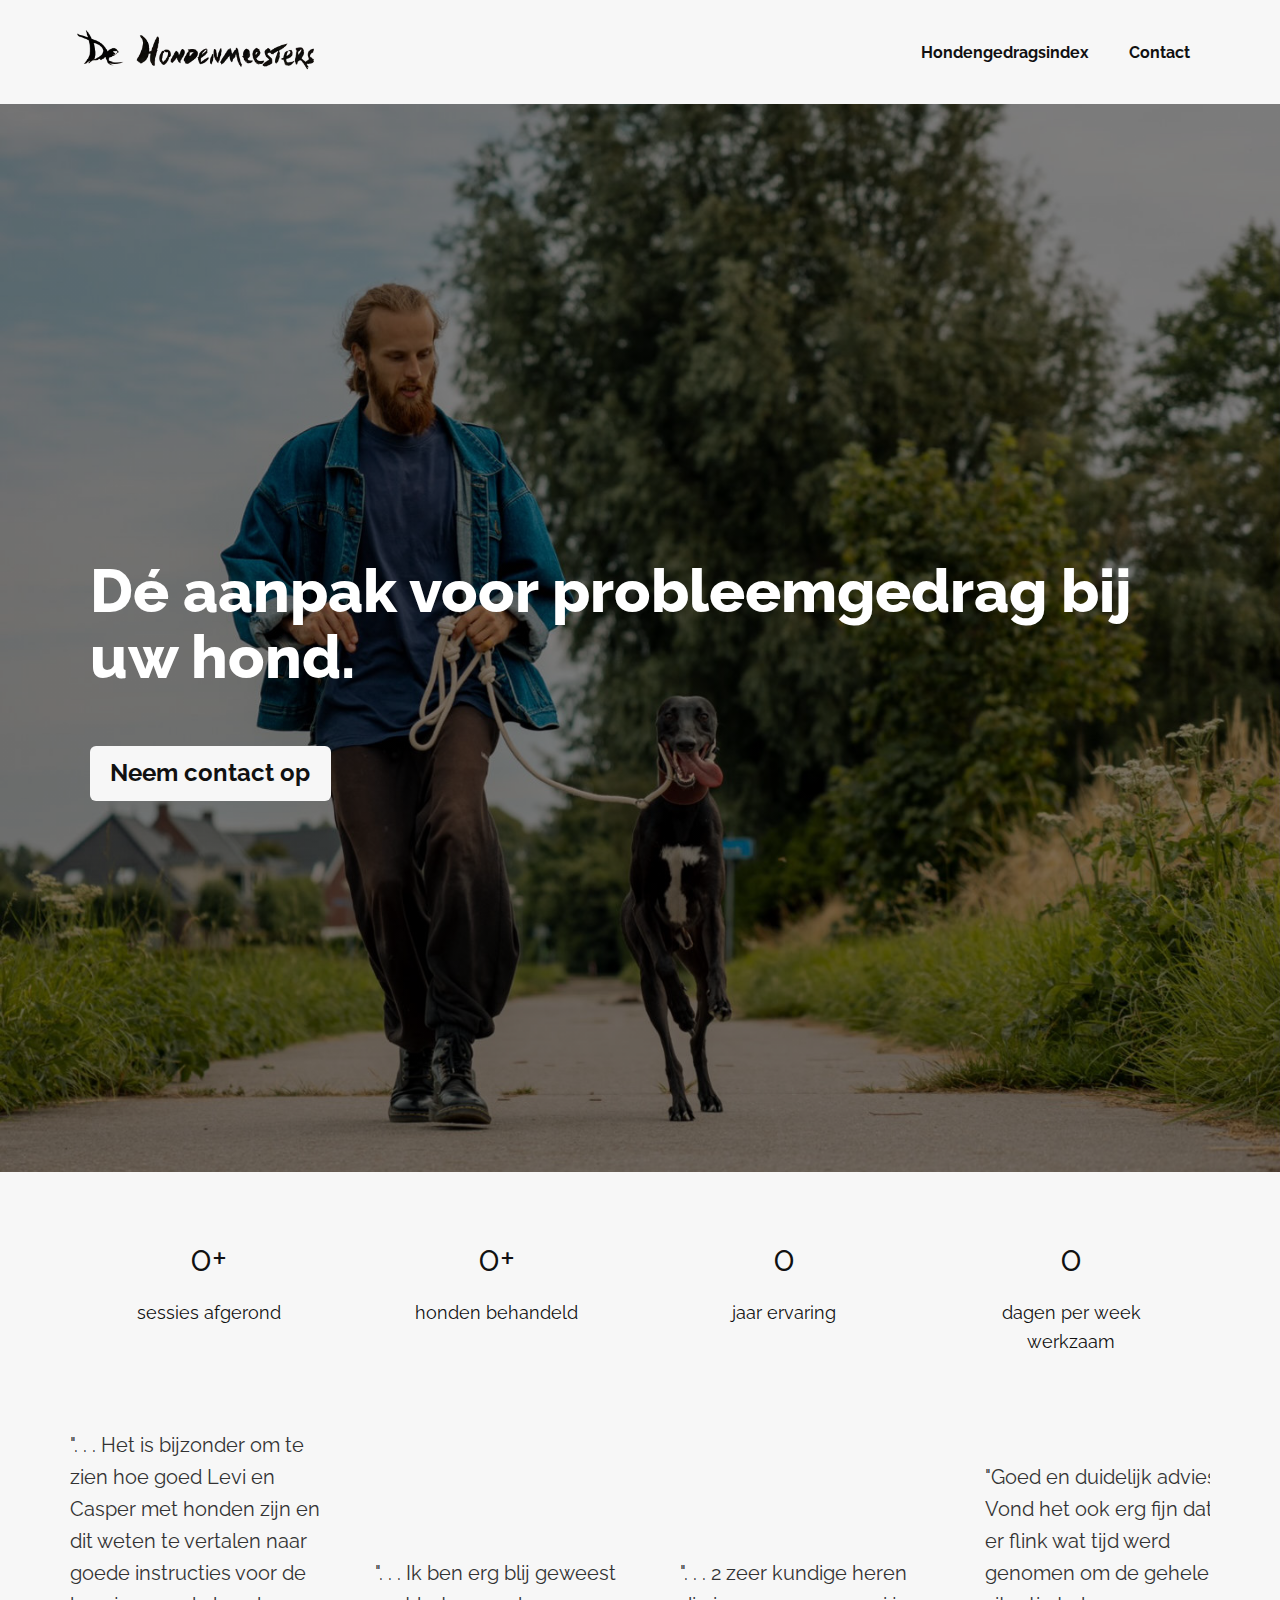
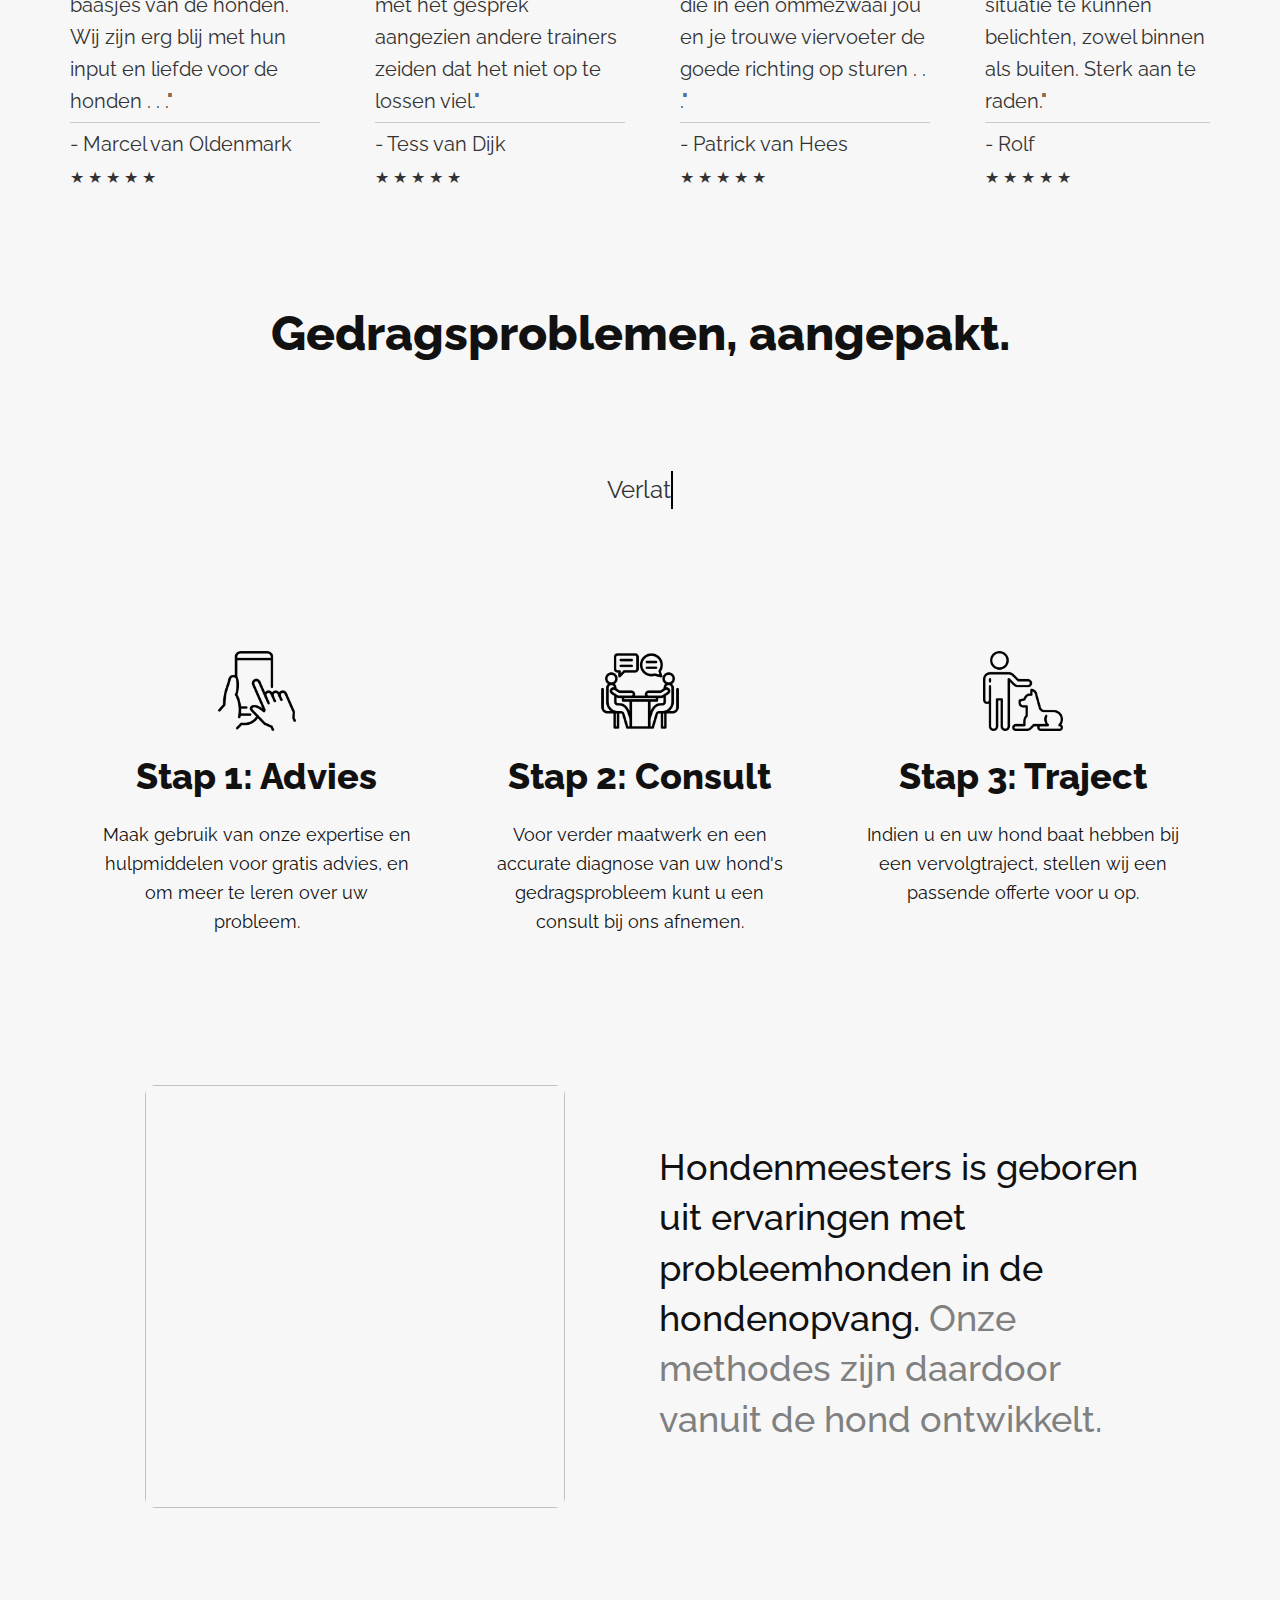
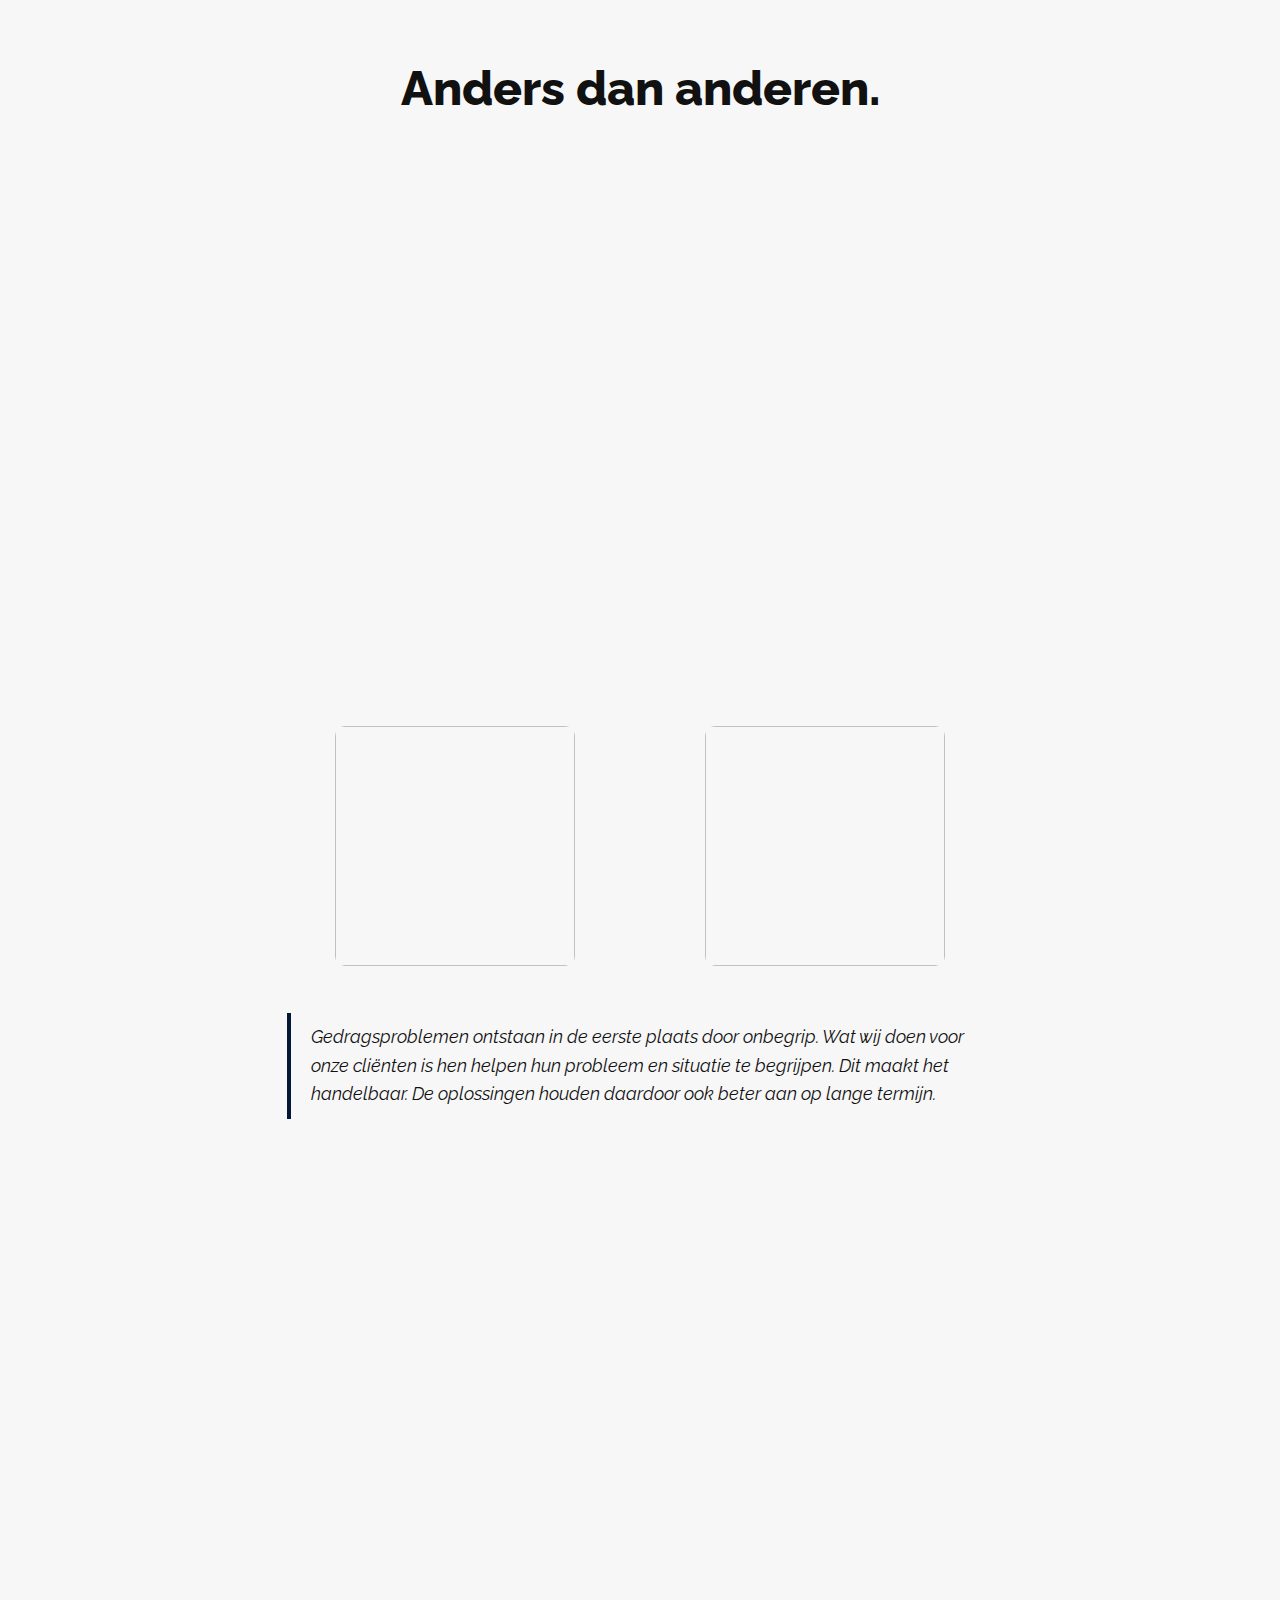
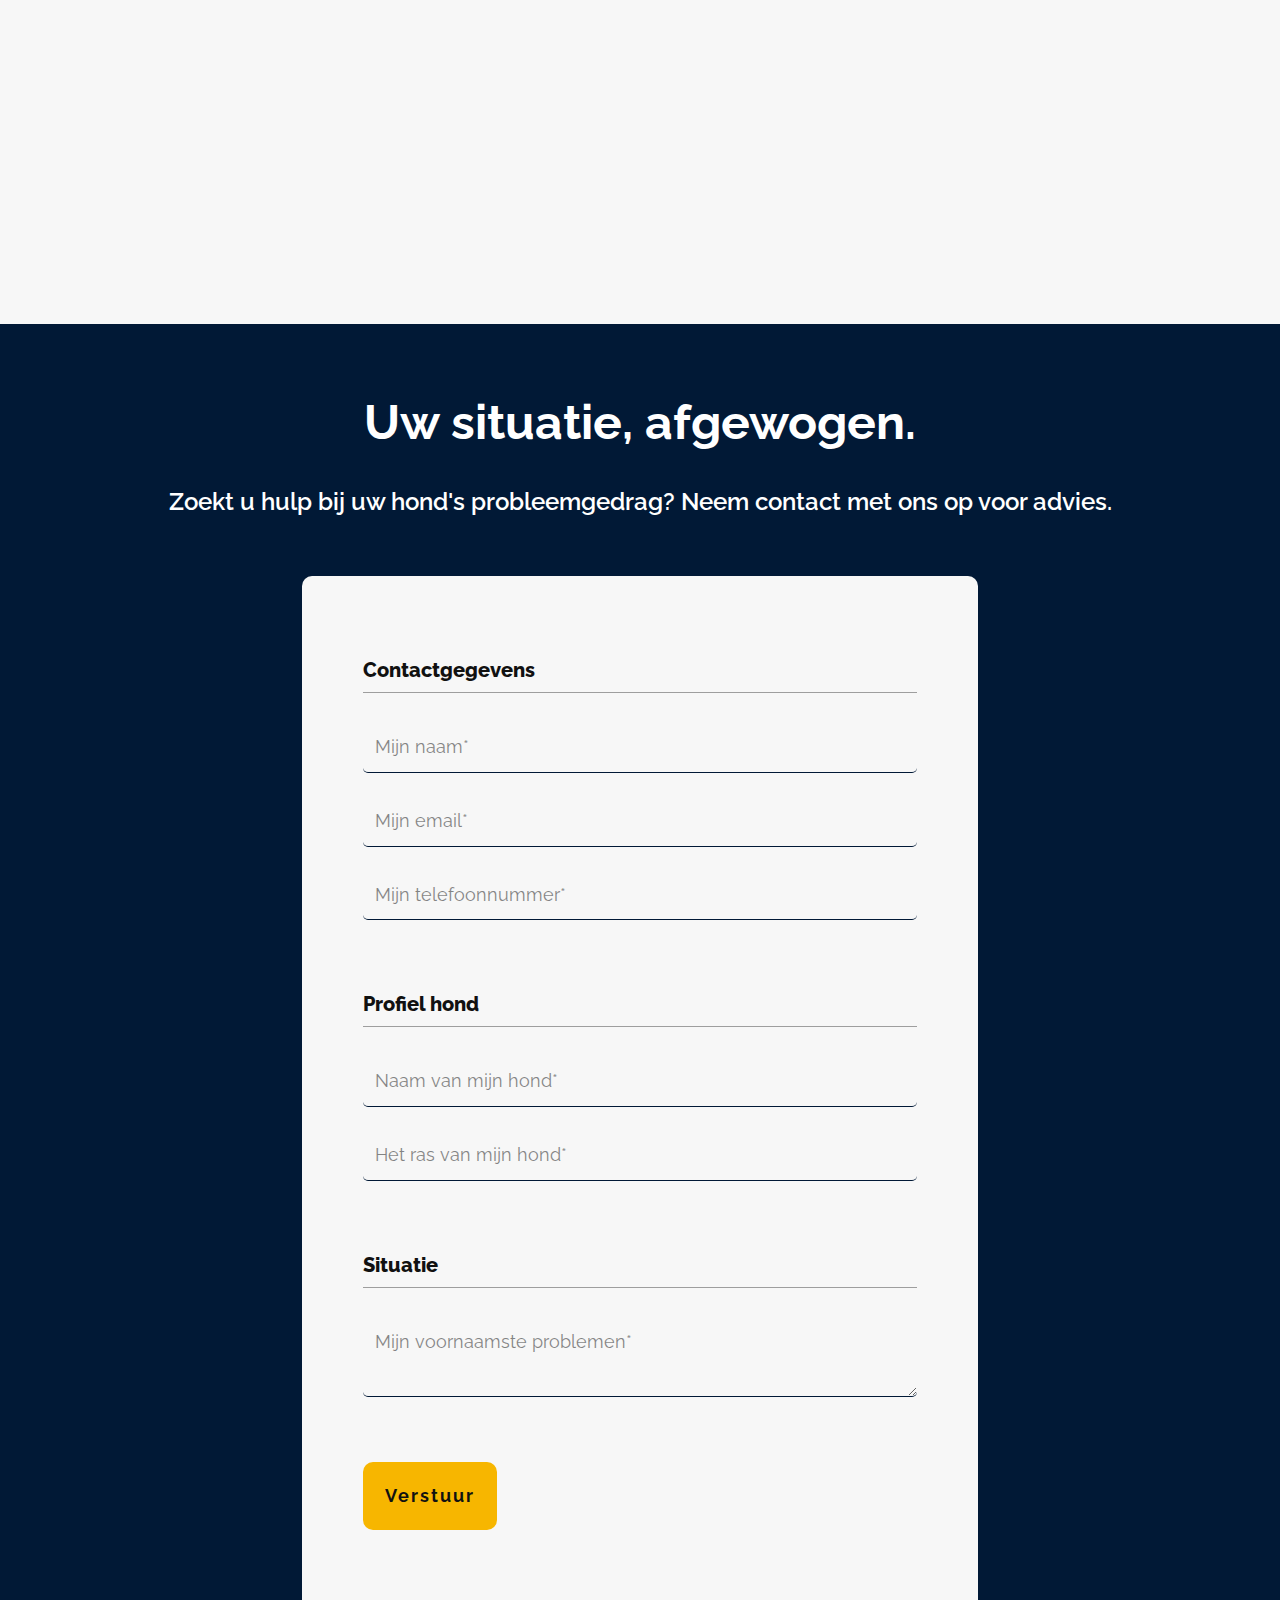
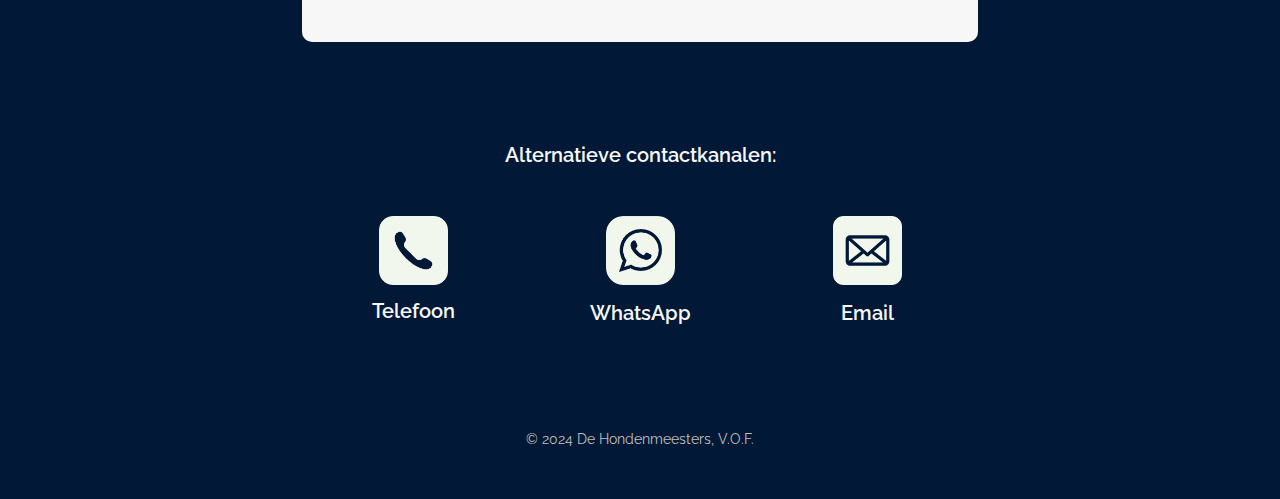
<file: index.html>
<!DOCTYPE html>
<html style="font-size: 16px;" lang="nl-NL"><head>
    <meta name="viewport" content="width=device-width, initial-scale=1.0">
    <meta charset="utf-8">
    <meta name="keywords" content="hondentrainer, gedragsdeskundige hond, hondengedragstherapeut, kynoloog, uitvalgedrag, blaffen, verlatingsangst, trekken aan de lijn, advies probleemgedrag, hond alleen thuis zijn, professionele hondentrainer, kynoloog, hondenschool, hondencentrum">
    <meta name="description" content="Gedragsdeskundigen gespecialiseerd in probleemgedrag. Ervaring met agressie, verlatingsangst, blaffen, springen, en meer. Geen uurtarief, uw situatie centraal, en gericht op vaardigheid. Aanbevolen door dierenartsen en gedragsdeskundigen. Operatief omgeving Noord-Holland, Utrecht, Zuid-Holland—actief in Hoorn, Alkmaar, Medemblik, Den Helder. Neem contact met ons op voor advies voor uw situatie. ">
    <title>Hondenmeesters | Dé aanpak voor probleemgedrag </title>
<!-- Google Tag Manager -->
    <script>(function(w,d,s,l,i){w[l]=w[l]||[];w[l].push({'gtm.start':
    new Date().getTime(),event:'gtm.js'});var f=d.getElementsByTagName(s)[0],
    j=d.createElement(s),dl=l!='dataLayer'?'&l='+l:'';j.async=true;j.src=
    'https://www.googletagmanager.com/gtm.js?id='+i+dl;f.parentNode.insertBefore(j,f);
    })(window,document,'script','dataLayer','GTM-PW8QS8K');</script>
    <!-- End Google Tag Manager -->
    <link rel="stylesheet" href="nicepage.css" media="screen">
<link rel="stylesheet" href="Hondenmeesters.css" media="screen">
    <script class="u-script" type="text/javascript" src="jquery.js" defer=""></script>
    <script class="u-script" type="text/javascript" src="nicepage.js" defer=""></script>
    <meta name="generator" content="Nicepage 6.2.1, nicepage.com">
    <meta name="referrer" content="origin">
    <meta property="og:title" content="Hondenmeesters | Dé aanpak voor probleemgedrag">
    <meta property="og:description" content="Gedragsdeskundigen gespecialiseerd in probleemgedrag. Ervaring met agressie, verlatingsangst, blaffen, springen, en meer. Geen uurtarief, uw situatie centraal, en gericht op vaardigheid. Aanbevolen door dierenartsen en gedragsdeskundigen. Operatief omgeving Noord-Holland, Utrecht, Zuid-Holland—actief in Hoorn, Alkmaar, Medemblik, Den Helder. Neem contact met ons op voor advies voor uw situatie. ">
    <meta property="og:image" content="images/hero1.jpg">
    <meta property="og:url" content="hondenmeesters.com">
    <script async="async" src="https://www.googletagmanager.com/gtag/js?id=G-TG863QR2G8"></script>
    <script> window.dataLayer = window.dataLayer || [];
  function gtag(){dataLayer.push(arguments);}
  gtag('js', new Date());
  gtag('config', 'G-TG863QR2G8'); </script>
    <script> (function(h,o,t,j,a,r){
        h.hj=h.hj||function(){(h.hj.q=h.hj.q||[]).push(arguments)};
        h._hjSettings={hjid:3802335,hjsv:6};
        a=o.getElementsByTagName('head')[0];
        r=o.createElement('script');r.async=1;
        r.src=t+h._hjSettings.hjid+j+h._hjSettings.hjsv;
        a.appendChild(r);
    })(window,document,'https://static.hotjar.com/c/hotjar-','.js?sv='); </script>
    
    <link rel="icon" href="images/favicon1.png">
    <link id="u-theme-google-font" rel="stylesheet" href="https://fonts.googleapis.com/css?family=Raleway:100,100i,200,200i,300,300i,400,400i,500,500i,600,600i,700,700i,800,800i,900,900i">
    
    
    
    
    
    
    
    
    
    
    
    
    
    
    
    
    
    <script type="application/ld+json">{
		"@context": "http://schema.org",
		"@type": "Organization",
		"name": "Hondenmeesters",
		"logo": "images/Hondenmeesters.png"
}</script>
    <meta name="theme-color" content="#404040">
    <meta property="og:type" content="website">
  <script>
    function gdprConfirmed() {
        return true;
    }
    function dynamicLoadScript(src) {
        var script = document.createElement('script');
        script.src = src && typeof src === 'string' ? src : 'https://www.google.com/recaptcha/api.js?render=6LdiTUkpAAAAAB69DzAXCWTbP8_-7HA06xJzA5Zq';
        script.async = true;
        document.body.appendChild(script);
        script.onload = function() {
            let event = new CustomEvent("recaptchaLoaded");
            document.dispatchEvent(event);
        };
    }
    document.addEventListener('DOMContentLoaded', function () {
        var confirmButton = document.querySelector('.u-cookies-consent .u-button-confirm');
        if (confirmButton) {
            confirmButton.onclick = dynamicLoadScript;
        }
    });
    </script>
    <script>
        document.addEventListener("DOMContentLoaded", function(){
            if (!gdprConfirmed()) {
                return;
            }
            dynamicLoadScript();
        });
    </script>
    <script>
        document.addEventListener("recaptchaLoaded", function() {
            if (!gdprConfirmed()) {
                return;
            }
            (function (grecaptcha, sitekey, actions) {
                var recaptcha = {
                    execute: function (action, submitFormCb) {
                        try {
                            grecaptcha.execute(
                                sitekey,
                                {action: action}
                            ).then(function (token) {
                                var forms = document.getElementsByTagName('form');

                                for (var i = 0; i < forms.length; i++) {
                                    var fields = forms[i].getElementsByTagName('input');

                                    for (var j = 0; j < fields.length; j++) {
                                        var field = fields[j];

                                        if ('recaptchaResponse' === field.getAttribute('name')) {
                                            field.setAttribute('value', token);
                                            break;
                                        }
                                    }
                                }
                                submitFormCb();
                            });
                        } catch (e) {
                            var formError = document.querySelector('.u-form-send-error');

                            if (formError) {
                                formError.innerText = 'Site Owner Error: ' + e.message.replace(/:[\s\S]*/, '');
                                formError.style.display = 'block';
                            }
                        }
                    },

                    executeContact: function (submitFormCb) {
                        recaptcha.execute(actions['contact'], submitFormCb);
                    }
                };

                window.recaptchaObject = recaptcha;
            })(
                grecaptcha,
                
                '6LdiTUkpAAAAAB69DzAXCWTbP8_-7HA06xJzA5Zq',
                {'contact': 'contact'}
            );
        });
    </script>
<meta data-intl-tel-input-cdn-path="intlTelInput/"></head>
  <body data-home-page="Hondenmeesters.html" data-home-page-title="Hondenmeesters" data-path-to-root="./" data-include-products="false" class="u-body u-palette-3-base u-xl-mode" data-lang="nl" data-lang-en="{&quot;head-title&quot;:&quot;Hondenmeesters | Dé aanpak voor gedragsproblemen&quot;,&quot;head-keywords&quot;:&quot;hondentrainer, gedragsdeskundige, hondengedragstherapeut, kynoloog, uitvalgedrag, blaffen, verlatingsangst, trekken aan de lijn&quot;,&quot;head-description&quot;:&quot;&quot;}" data-lang-nl="{&quot;head-title&quot;:&quot;Hondenmeesters | Dé aanpak voor gedragsproblemen&quot;,&quot;head-keywords&quot;:&quot;hondentrainer, gedragsdeskundige, hondengedragstherapeut, kynoloog, uitvalgedrag, blaffen, verlatingsangst, trekken aan de lijn&quot;,&quot;head-description&quot;:&quot;&quot;}"><!-- Google Tag Manager (noscript) -->
    <noscript><iframe src="https://www.googletagmanager.com/ns.html?id=GTM-PW8QS8K" height="0" width="0" style="display:none;visibility:hidden"></iframe></noscript>
<!-- End Google Tag Manager (noscript) --><header class="u-clearfix u-header u-palette-3-base u-sticky u-sticky-986b u-header" id="sec-a3c9"><div class="u-clearfix u-sheet u-valign-middle-xs u-sheet-1">
        <a href="Hondenmeesters.html" class="u-image u-logo u-image-1" data-image-width="822" data-image-height="210" title="Home">
          <img src="images/Hondenmeesters.png" class="u-logo-image u-logo-image-1">
        </a>
        <nav class="u-menu u-menu-one-level u-menu-open-right u-offcanvas u-menu-1" data-responsive-from="MD">
          <div class="menu-collapse" style="font-size: 1rem; letter-spacing: 0px; font-weight: 700;">
            <a class="u-button-style u-custom-left-right-menu-spacing u-custom-padding-bottom u-custom-text-active-color u-custom-text-color u-custom-text-hover-color u-custom-top-bottom-menu-spacing u-nav-link u-text-active-palette-1-base u-text-hover-palette-2-base" href="#" data-lang-en="{&quot;content&quot;:&quot;<svg class=\&quot;u-svg-link\&quot; viewBox=\&quot;0 0 24 24\&quot;><use xmlns:xlink=\&quot;http://www.w3.org/1999/xlink\&quot; xlink:href=\&quot;#menu-hamburger\&quot;></use></svg><svg class=\&quot;u-svg-content\&quot; version=\&quot;1.1\&quot; id=\&quot;menu-hamburger\&quot; viewBox=\&quot;0 0 16 16\&quot; x=\&quot;0px\&quot; y=\&quot;0px\&quot; xmlns:xlink=\&quot;http://www.w3.org/1999/xlink\&quot; xmlns=\&quot;http://www.w3.org/2000/svg\&quot;>    <g>        <rect y=\&quot;1\&quot; width=\&quot;16\&quot; height=\&quot;2\&quot;></rect>        <rect y=\&quot;7\&quot; width=\&quot;16\&quot; height=\&quot;2\&quot;></rect>        <rect y=\&quot;13\&quot; width=\&quot;16\&quot; height=\&quot;2\&quot;></rect>    </g></svg>&quot;,&quot;href&quot;:&quot;#&quot;}" data-lang-nl="{&quot;content&quot;:&quot;<svg class=\&quot;u-svg-link\&quot; viewBox=\&quot;0 0 24 24\&quot;><use xmlns:xlink=\&quot;http://www.w3.org/1999/xlink\&quot; xlink:href=\&quot;#menu-hamburger\&quot;></use></svg><svg class=\&quot;u-svg-content\&quot; version=\&quot;1.1\&quot; id=\&quot;menu-hamburger\&quot; viewBox=\&quot;0 0 16 16\&quot; x=\&quot;0px\&quot; y=\&quot;0px\&quot; xmlns:xlink=\&quot;http://www.w3.org/1999/xlink\&quot; xmlns=\&quot;http://www.w3.org/2000/svg\&quot;>    <g>        <rect y=\&quot;1\&quot; width=\&quot;16\&quot; height=\&quot;2\&quot;></rect>        <rect y=\&quot;7\&quot; width=\&quot;16\&quot; height=\&quot;2\&quot;></rect>        <rect y=\&quot;13\&quot; width=\&quot;16\&quot; height=\&quot;2\&quot;></rect>    </g></svg>&quot;,&quot;href&quot;:&quot;#&quot;}">
              <svg class="u-svg-link" viewBox="0 0 24 24"><use xmlns:xlink="http://www.w3.org/1999/xlink" xlink:href="#menu-hamburger"></use></svg>
              <svg class="u-svg-content" version="1.1" id="menu-hamburger" viewBox="0 0 16 16" x="0px" y="0px" xmlns:xlink="http://www.w3.org/1999/xlink" xmlns="http://www.w3.org/2000/svg"><g><rect y="1" width="16" height="2"></rect><rect y="7" width="16" height="2"></rect><rect y="13" width="16" height="2"></rect>
</g></svg>
            </a>
          </div>
          <div class="u-custom-menu u-nav-container">
            <ul class="u-nav u-unstyled u-nav-1"><li class="u-nav-item"><a class="u-button-style u-nav-link u-text-active-palette-4-base u-text-body-color u-text-hover-palette-1-base" href="https://www.hondengedragsindex.nl/" target="_blank" data-lang-en="{&quot;content&quot;:&quot;Hondengedragsindex&quot;,&quot;href&quot;:&quot;https://www.hondengedragsindex.nl&quot;}" data-lang-nl="{&quot;content&quot;:&quot;Advies&quot;,&quot;href&quot;:&quot;#&quot;}" style="padding: 10px 20px;">Hondengedragsindex</a>
</li><li class="u-nav-item"><a class="u-button-style u-nav-link u-text-active-palette-4-base u-text-body-color u-text-hover-palette-1-base" href="Hondenmeesters.html#sec-b9be" data-lang-en="{&quot;content&quot;:&quot;Contact&quot;,&quot;href&quot;:&quot;703823530#sec-b9be&quot;}" data-lang-nl="{&quot;content&quot;:&quot;Contact&quot;,&quot;href&quot;:&quot;Contact.html&quot;}" style="padding: 10px 20px;">Contact</a>
</li></ul>
          </div>
          <div class="u-custom-menu u-nav-container-collapse">
            <div class="u-container-style u-inner-container-layout u-palette-3-base u-sidenav">
              <div class="u-inner-container-layout u-sidenav-overflow">
                <div class="u-menu-close"></div>
                <ul class="u-align-center u-custom-font u-heading-font u-nav u-popupmenu-items u-unstyled u-nav-2"><li class="u-nav-item"><a class="u-button-style u-nav-link" href="https://www.hondengedragsindex.nl/" target="_blank" data-lang-en="{&quot;content&quot;:&quot;Hondengedragsindex&quot;,&quot;href&quot;:&quot;https://www.hondengedragsindex.nl&quot;}" data-lang-nl="{&quot;content&quot;:&quot;Advies&quot;,&quot;href&quot;:&quot;#&quot;}">Hondengedragsindex</a>
</li><li class="u-nav-item"><a class="u-button-style u-nav-link" href="Hondenmeesters.html#sec-b9be" data-lang-en="{&quot;content&quot;:&quot;Contact&quot;,&quot;href&quot;:&quot;703823530#sec-b9be&quot;}" data-lang-nl="{&quot;content&quot;:&quot;Contact&quot;,&quot;href&quot;:&quot;Contact.html&quot;}">Contact</a>
</li></ul>
              </div>
            </div>
            <div class="u-black u-menu-overlay u-opacity u-opacity-20"></div>
          </div>
        </nav>
      </div></header>
    <section class="u-align-left u-clearfix u-image u-shading lazyload u-section-1" src="" id="sec-794c" data-image-width="1448" data-image-height="1438" data-bg="url(&quot;images/hero1.jpg?rand=ee45&quot;)">
      <div class="custom-expanded u-container-style u-group u-shape-rectangle u-group-1">
        <div class="u-container-layout u-container-layout-1">
          <h1 class="u-text u-title u-text-1" data-lang-en="Dé aanpak voor probleemgedrag." data-lang-nl="Dé aanpak voor probleemgedrag." data-animation-out="0">Dé aanpak voor probleemgedrag bij uw hond.</h1>
        </div>
      </div>
      <div class="custom-expanded u-container-style u-group u-shape-rectangle u-group-2">
        <div class="u-container-layout u-container-layout-2">
          <a href="Hondenmeesters.html#sec-b9be" class="u-border-none u-btn u-btn-round u-button-style u-hover-grey-15 u-palette-3-base u-radius u-text-body-color u-text-hover-black u-btn-1" data-lang-nl="{&quot;content&quot;:&quot;Button&quot;,&quot;href&quot;:&quot;https://nicepage.cc&quot;}">Neem contact op</a>
        </div>
      </div>
      <div class="u-clearfix u-custom-html u-expanded-width u-custom-html-1">
        <div id="custom-popup-container">
          <style> #custom-popup-container {
            font-family: 'Raleway', sans-serif;
            position: absolute; /* Changed from fixed to absolute */
            right: -100%; /* Start off-screen to the right */
            bottom: 20px;
            width: 250px;
            background-color: #f7f7f7;
            border-radius: 6px 0px 0px 6px; /* top-left, top-right, bottom-right, bottom-left */
            padding: 10px;
            box-shadow: 0px 0px 10px rgba(0,0,0,0.1);
            transition: right 1.5s ease-out; /* Smooth transition for sliding in */
            z-index: 10; /* Ensure it appears above other content */
        }
        #custom-popup-container.show {
            right: 0px; /* Slide in to 0px from the right edge */
        }
        .custom-popup-text {
            color: #333;
            font-size: 14px;
        }
        @media screen and (min-width: 576px) and (max-width: 767px) {
            #custom-popup-container {
                /* Styles for landscape phones and small tablets */
                width: 300px; /* Example: moderate width for these devices */
                padding: 14px;
                margin-top: 64px;
            }
            #custom-popup-container.show {
                right: 0px; /* Slide in to 0px from the right edge */
            }
            .custom-popup-text {
                font-size: 16px; /* Example: slightly larger text */
                /* More styles as needed */
            }
        }
        /* Media query for desktop screens */
        @media screen and (min-width: 768px) {
            #custom-popup-container {
                /* Desktop specific styles here */
                width: 400px; /* Example: wider popup for desktop */
                padding: 16px;
            }
            #custom-popup-container.show {
                right: 0px; /* Slide in to 0px from the right edge */
            }
            .custom-popup-text {
                font-size: 18px; /* Example: larger text for desktop */
                /* More desktop-specific text styles as needed */
            }
        } </style>
          <div class="custom-popup-text">
            <em>Aanbevolen door dierenartsen</em>
          </div>
        </div>
        <script> // Function to show the popup
    function showPopup() {
        const popup = document.getElementById('custom-popup-container');
        popup.classList.add('show');
    }
    // Call the function after a delay (e.g., 2 seconds after page load)
    window.onload = function() {
        setTimeout(showPopup, 1000);
    }; </script>
      </div>
    </section>
    <section class="u-clearfix u-hidden-md u-hidden-sm u-hidden-xs u-palette-3-base u-section-2" id="sec-e99a">
      <div class="u-clearfix u-sheet u-valign-middle u-sheet-1">
        <div class="u-expanded-width u-list u-list-1">
          <div class="u-repeater u-repeater-1">
            <div class="u-align-center u-container-style u-list-item u-repeater-item">
              <div class="u-container-layout u-similar-container u-container-layout-1">
                <h1 class="u-text u-title u-text-1" data-animation-name="counter" data-animation-event="scroll" data-animation-duration="3000">100+</h1>
                <p class="u-text u-text-2">sessies afgerond</p>
              </div>
            </div>
            <div class="u-align-center u-container-style u-list-item u-repeater-item">
              <div class="u-container-layout u-similar-container u-container-layout-2">
                <h1 class="u-text u-title u-text-3" data-animation-name="counter" data-animation-event="scroll" data-animation-duration="3000">1000+</h1>
                <p class="u-text u-text-4">honden behandeld</p>
              </div>
            </div>
            <div class="u-align-center u-container-style u-list-item u-repeater-item">
              <div class="u-container-layout u-similar-container u-container-layout-3">
                <h1 class="u-text u-title u-text-5" data-animation-name="counter" data-animation-event="scroll" data-animation-duration="3000">8</h1>
                <p class="u-text u-text-6">jaar ervaring</p>
              </div>
            </div>
            <div class="u-align-center u-container-style u-list-item u-repeater-item">
              <div class="u-container-layout u-similar-container u-container-layout-4">
                <h1 class="u-text u-title u-text-7" data-animation-name="counter" data-animation-event="scroll" data-animation-duration="3000">7</h1>
                <p class="u-text u-text-8">dagen per week werkzaam</p>
              </div>
            </div>
          </div>
        </div>
      </div>
    </section>
    <section class="u-clearfix u-hidden-lg u-hidden-sm u-hidden-xl u-hidden-xs u-section-3" id="carousel_1622">
      <div class="u-clearfix u-sheet u-valign-middle u-sheet-1">
        <div class="u-expanded-width u-list u-list-1">
          <div class="u-repeater u-repeater-1">
            <div class="u-align-center u-container-style u-list-item u-repeater-item">
              <div class="u-container-layout u-similar-container u-container-layout-1">
                <h1 class="u-text u-title u-text-1" data-animation-name="counter" data-animation-event="scroll" data-animation-duration="3000">100+</h1>
                <p class="u-text u-text-2">sessies afgerond</p>
              </div>
            </div>
            <div class="u-align-center u-container-style u-list-item u-repeater-item">
              <div class="u-container-layout u-similar-container u-container-layout-2">
                <h1 class="u-text u-title u-text-3" data-animation-name="counter" data-animation-event="scroll" data-animation-duration="3000">1000+</h1>
                <p class="u-text u-text-4">honden behandeld</p>
              </div>
            </div>
            <div class="u-align-center u-container-style u-list-item u-repeater-item">
              <div class="u-container-layout u-similar-container u-container-layout-3">
                <h1 class="u-text u-title u-text-5" data-animation-name="counter" data-animation-event="scroll" data-animation-duration="3000">8</h1>
                <p class="u-text u-text-6">jaar ervaring</p>
              </div>
            </div>
          </div>
        </div>
      </div>
    </section>
    <section class="u-clearfix u-hidden-lg u-hidden-md u-hidden-xl u-hidden-xs u-section-4" id="carousel_0e25">
      <div class="u-clearfix u-sheet u-valign-middle u-sheet-1">
        <div class="u-expanded-width u-list u-list-1">
          <div class="u-repeater u-repeater-1">
            <div class="u-align-center u-container-style u-list-item u-repeater-item">
              <div class="u-container-layout u-similar-container u-container-layout-1">
                <h1 class="u-text u-title u-text-1" data-animation-name="counter" data-animation-event="scroll" data-animation-duration="3000">100+</h1>
                <p class="u-text u-text-2">sessies afgerond</p>
              </div>
            </div>
            <div class="u-align-center u-container-style u-list-item u-repeater-item">
              <div class="u-container-layout u-similar-container u-container-layout-2">
                <h1 class="u-text u-title u-text-3" data-animation-name="counter" data-animation-event="scroll" data-animation-duration="3000">1000+</h1>
                <p class="u-text u-text-4">honden behandeld</p>
              </div>
            </div>
            <div class="u-align-center u-container-style u-list-item u-repeater-item">
              <div class="u-container-layout u-similar-container u-container-layout-3">
                <h1 class="u-text u-title u-text-5" data-animation-name="counter" data-animation-event="scroll" data-animation-duration="3000">8</h1>
                <p class="u-text u-text-6">jaar ervaring</p>
              </div>
            </div>
          </div>
        </div>
      </div>
    </section>
    <section class="u-clearfix u-palette-3-base u-section-5" id="carousel_c4f3">
      <div class="u-clearfix u-sheet u-sheet-1">
        <div class="u-clearfix u-custom-html u-expanded-width u-custom-html-1">
          <div id="levi-review-animation-block">
            <style> /* Style the scrollbar track (background) */
        #levi-review-animation-block::-webkit-scrollbar-track {
            background-color: transparent; /* or any color you want */
            border-radius: 10px;
            margin-block: 10px; /* Creates space above and below the track */
        }
        /* Style the scrollbar thumb (the part that you drag) */
        #levi-review-animation-block::-webkit-scrollbar-thumb {
            background-color: #b3b3b3; /* or any color you want */
            border-radius: 10px;
            border: 4px solid transparent; /* Creates padding around the thumb */
            background-clip: content-box; /* Ensures the padding doesn't affect the color */
        }
        /* Define the width or height of the scrollbar */
        #levi-review-animation-block::-webkit-scrollbar {
            height: 12px; /* or any size you want */
        }
        #levi-review-animation-block {
            font-family: 'Raleway', sans-serif;
            font-size: 20px;
            color: #333;
            overflow-x: auto; /* Enables horizontal scrolling */
            white-space: nowrap; /* Ensures items are in a single line */
            width: 100%;
            box-sizing: border-box;
            margin-bottom: 20px;
        }
        .levi-review-ticker {
            padding-bottom: 20px; /* Adjust this value as needed */
            box-sizing: content-box; /* This ensures the padding does not affect the width of the ticker */
            display: inline-block; /* Align items in a single row */
        }
        .levi-review-item {
            padding-bottom: 20px; /* Adjust this value as needed */
            box-sizing: content-box; /* This ensures the padding does not affect the width of the ticker */
            display: inline-block; /* Use inline-block for horizontal alignment */
            max-width: 250px; /* Maximum width for each review */
            margin-right: 50px; /* Space between reviews */
            text-align: left;
            vertical-align: bottom; /* Align the content to the top */
            white-space: normal; /* Allow text wrapping inside each review */
            margin-top: 32px;
        }
        .levi-review-text, .review-rating {
            display: block; /* Makes the text appear above the name */
        }
        .levi-review-text {
            border-bottom: 1px solid #ccc; /* Horizontal line below the review text */
            margin-bottom: 5px; /* Space between the text and the line */
            padding-bottom: 5px; /* Space between the text and the line */
        }
        .levi-review-rating {
            font-size: 16px; /* Smaller font size for rating */
            margin-top: 5px; /* Space between the name and the rating */
        } </style>
            <div class="levi-review-ticker" id="levireviewTicker">
              <span class="levi-review-item">
                <span class="levi-review-text">". . . Het is bijzonder om te zien hoe goed Levi en Casper met honden zijn en dit weten te vertalen naar goede instructies voor de baasjes van de honden. Wij zijn erg blij met hun input en liefde voor de honden . . ."</span> - Marcel van Oldenmark <br>
                <span class="levi-review-rating">★ ★ ★ ★ ★</span>
              </span>
              <span class="levi-review-item">
                <span class="levi-review-text">". . . Ik ben erg blij geweest met het gesprek aangezien andere trainers zeiden dat het niet op te lossen viel."</span> - Tess van Dijk <br>
                <span class="levi-review-rating">★ ★ ★ ★ ★</span>
              </span>
              <span class="levi-review-item">
                <span class="levi-review-text">". . . 2 zeer kundige heren die in een ommezwaai jou en je trouwe viervoeter de goede richting op sturen . . ."</span> - Patrick van Hees <br>
                <span class="levi-review-rating">★ ★ ★ ★ ★</span>
              </span>
              <span class="levi-review-item">
                <span class="levi-review-text">"Goed en duidelijk advies. Vond het ook erg fijn dat er flink wat tijd werd genomen om de gehele situatie te kunnen belichten, zowel binnen als buiten. Sterk aan te raden."</span> - Rolf <br>
                <span class="levi-review-rating">★ ★ ★ ★ ★</span>
              </span>
              <span class="levi-review-item">
                <span class="levi-review-text">". . . ze stoppen pas als het (realistische) doel behaald is . . ."</span> - Eefje Fehres <br>
                <span class="levi-review-rating">★ ★ ★ ★ ★</span>
              </span>
              <span class="levi-review-item">
                <span class="levi-review-text">"De hondenmeesters hebben mijn hond en mij goed geholpen met duidelijk advies. <br> Wij zijn zeer tevreden!"
                </span> - Hans Donk <br>
                <span class="levi-review-rating">★ ★ ★ ★ ★</span>
              </span>
            </div>
          </div>
        </div>
      </div>
    </section>
    <section class="u-clearfix u-palette-3-base u-section-6" id="sec-055c">
      <div class="u-clearfix u-sheet u-sheet-1">
        <h2 class="u-align-center u-text u-text-1" data-lang-nl="Gedragsproblemen, aangepakt.">Gedragsproblemen, aangepakt.</h2>
        <div class="custom-expanded u-align-center u-clearfix u-custom-html u-custom-html-1">
          <div id="text-animation-block">
            <div id="text-animation-container">
              <p>&nbsp;</p><!-- Initialized with a non-breaking space -->
            </div>
            <script> (function() {
            const textPrompts = ["Verlatingsangst", "Trekken aan de lijn", "Overmatig blaffen", "Uitvalgedrag", "Agressie", "Bezittelijkheid", "Baknijd", "Bijtneigingen"];
            const container = document.querySelector("#text-animation-block #text-animation-container p");
            let currentPrompt = 0;
            let letterCount = 0;
            let reverse = false;
            let pauseDuration = 1000; // Pause duration when text is fully typed
            let lastUpdate = Date.now();
            function updateText() {
                let now = Date.now();
                let delta = now - lastUpdate;
                if (reverse) {
                    if (letterCount === 0) {
                        container.textContent = '\u00A0'; // Display a non-breaking space when no prompt is visible
                        currentPrompt = (currentPrompt + 1) % textPrompts.length;
                        reverse = false;
                        lastUpdate = now;
                    } else if (delta > 50) { // Backspacing speed
                        letterCount--;
                        lastUpdate = now;
                    }
                } else {
                    if (letterCount === textPrompts[currentPrompt].length) {
                        if (delta > pauseDuration) {
                            reverse = true;
                            lastUpdate = now;
                        }
                    } else if (delta > 100) { // Typing speed
                        letterCount++;
                        lastUpdate = now;
                    }
                }
                if (letterCount > 0) {
                    container.textContent = textPrompts[currentPrompt].substr(0, letterCount);
                }
            }
            setInterval(updateText, 50); // Interval for checking updates
        })(); </script>
          </div>
        </div>
      </div>
    </section>
    <section class="u-align-center u-clearfix u-palette-3-base u-section-7" id="sec-1d6a">
      <div class="u-align-left u-clearfix u-sheet u-valign-middle u-sheet-1">
        <div class="u-expanded-width u-list u-list-1">
          <div class="u-repeater u-repeater-1">
            <div class="u-container-style u-list-item u-repeater-item">
              <div class="u-container-layout u-similar-container u-container-layout-1"><span class="u-file-icon u-icon u-icon-1"><img src="images/4121823.png" alt=""></span>
                <h3 class="u-align-center u-text u-text-default u-text-1">Stap 1: Advies</h3>
                <p class="u-align-center u-text u-text-2">Maak gebruik van onze expertise en hulpmiddelen voor gratis advies, en om meer te leren over uw probleem.</p>
              </div>
            </div>
            <div class="u-align-center u-container-style u-list-item u-repeater-item">
              <div class="u-container-layout u-similar-container u-container-layout-2"><span class="u-file-icon u-icon u-icon-2"><img src="images/8915767.png" alt=""></span>
                <h3 class="u-align-center u-text u-text-default u-text-3">Stap 2: Consult</h3>
                <p class="u-align-center u-text u-text-4">Voor verder maatwerk en een accurate diagnose van uw hond's gedragsprobleem kunt u een consult bij ons afnemen.</p>
              </div>
            </div>
            <div class="u-container-style u-list-item u-repeater-item">
              <div class="u-container-layout u-similar-container u-container-layout-3"><span class="u-file-icon u-icon u-icon-3"><img src="images/6401099.png" alt=""></span>
                <h3 class="u-align-center u-text u-text-default u-text-5">Stap 3: Traject</h3>
                <p class="u-align-center u-text u-text-6">Indien u en uw hond baat hebben bij een vervolgtraject, stellen wij een passende offerte voor u op.</p>
              </div>
            </div>
          </div>
        </div>
      </div>
    </section>
    <section class="u-clearfix u-palette-3-base u-section-8" id="carousel_63ae">
      <div class="u-clearfix u-sheet u-sheet-1">
        <div class="u-align-left u-container-style u-expanded-width-xs u-group u-shape-rectangle u-group-1">
          <div class="u-container-layout u-container-layout-1">
            <h3 class="u-text u-text-1"> Hondenmeesters is geboren uit ervaringen met probleemhonden in de hondenopvang. <span class="u-text-grey-50">Onze methodes zijn daardoor vanuit de hond ontwikkelt.</span>
            </h3>
          </div>
        </div>
        <div class="u-container-style u-expanded-width-xs u-group u-shape-rectangle u-group-2">
          <div class="u-container-layout u-valign-middle u-container-layout-2">
            <img class="u-image u-image-round u-radius lazyload u-image-1" alt="" data-image-width="1434" data-image-height="1442" data-lang-nl="" data-src="images/maxie1.jpeg">
          </div>
        </div>
      </div>
    </section>
    <section class="u-align-center u-clearfix u-palette-3-base u-section-9" id="sec-5aaf">
      <div class="u-clearfix u-sheet u-valign-middle-lg u-valign-middle-md u-valign-middle-xl u-sheet-1">
        <h2 class="u-text u-text-default u-text-1" data-lang-en="Werkwijze" data-lang-nl="Werkwijze">Anders dan anderen.</h2>
        <div class="u-expanded-width-xs u-list u-list-1">
          <div class="u-repeater u-repeater-1">
            <div class="u-container-style u-list-item u-repeater-item">
              <div class="u-container-layout u-similar-container u-container-layout-1"><span class="u-file-icon u-icon u-icon-circle u-palette-3-base u-icon-1" data-animation-name="customAnimationIn" data-animation-duration="500" data-animation-delay="100" data-animation-out="0"><img src="images/4844425-3e9a0ca2.png" alt=""></span>
                <div class="u-container-style u-group u-group-1">
                  <div class="u-container-layout u-container-layout-2">
                    <h5 class="u-text u-text-2" data-lang-en="Geen uurtarief" data-lang-nl="Geen uurtarief" data-animation-name="customAnimationIn" data-animation-duration="500" data-animation-delay="200" data-animation-out="0">Geen uurtarief</h5>
                    <p class="u-text u-text-3" data-lang-en="Wij rekenen niet onze uren door, maar baseren onze prijzen op de kwaliteit de we kunnen leveren." data-lang-nl="Wij rekenen niet onze uren door, maar baseren onze prijzen op de kwaliteit de we kunnen leveren." data-animation-name="customAnimationIn" data-animation-duration="500" data-animation-delay="300" data-animation-out="0">Wij rekenen niet op onze uren, maar baseren onze prijzen op de kwaliteit die we kunnen leveren.</p>
                  </div>
                </div>
              </div>
            </div>
            <div class="u-container-style u-list-item u-repeater-item">
              <div class="u-container-layout u-similar-container u-container-layout-3"><span class="u-file-icon u-hover-feature u-icon u-icon-circle u-palette-3-base u-icon-2" data-animation-name="customAnimationIn" data-animation-duration="500" data-animation-out="0" data-animation-delay="400"><img src="images/3110076-d4ac9a56.png" alt=""></span>
                <div class="u-container-style u-group u-video-cover u-group-2">
                  <div class="u-container-layout u-container-layout-4">
                    <h5 class="u-text u-text-default u-text-4" data-lang-en="Geen sessielimiet" data-lang-nl="Geen sessielimiet" data-animation-name="customAnimationIn" data-animation-duration="500" data-animation-out="0" data-animation-delay="500">Uw situatie centraal</h5>
                    <p class="u-text u-text-default u-text-5" data-lang-en="Je koopt bij ons niet een vooraf-bepaald aantal sessies, maar een begeerd resultaat." data-lang-nl="Je koopt bij ons niet een vooraf-bepaald aantal sessies, maar een begeerd resultaat." data-animation-name="customAnimationIn" data-animation-duration="500" data-animation-out="0" data-animation-delay="600">Wij denken met u mee over uw probleem. Daarom komen wij aan huis, in de leefomgeving waar het zich voordoet..</p>
                  </div>
                </div>
              </div>
            </div>
            <div class="u-container-style u-list-item u-repeater-item">
              <div class="u-container-layout u-similar-container u-container-layout-5"><span class="u-file-icon u-icon u-icon-circle u-palette-3-base u-icon-3" data-animation-name="customAnimationIn" data-animation-duration="500" data-animation-out="0" data-animation-delay="700"><img src="images/11466329-49b2a4ce.png" alt=""></span>
                <div class="u-container-style u-group u-video-cover u-group-3">
                  <div class="u-container-layout u-container-layout-6">
                    <h5 class="u-text u-text-default u-text-6" data-lang-en="Gericht op vaardigheid" data-lang-nl="Gericht op vaardigheid" data-animation-name="customAnimationIn" data-animation-duration="500" data-animation-delay="800" data-animation-out="0">Gericht op vaardigheid</h5>
                    <p class="u-text u-text-default u-text-7" data-lang-en="De manier waarop we mensen trainen is hetzelfde als de manier waarop we honden trainen: <span style=&quot;font-style: italic;&quot;>conditioneren</span>." data-lang-nl="De manier waarop we mensen trainen is hetzelfde als de manier waarop we honden trainen: <span style=&quot;font-style: italic;&quot;>conditioneren</span>." data-animation-name="customAnimationIn" data-animation-duration="500" data-animation-delay="900" data-animation-out="0">Wij verkopen geen foefjes of trucjes. Concrete verandering vereist een zorgvuldige aanpak.</p>
                  </div>
                </div>
              </div>
            </div>
            <div class="u-container-style u-list-item u-repeater-item">
              <div class="u-container-layout u-similar-container u-container-layout-7"><span class="u-file-icon u-icon u-icon-circle u-palette-3-base u-icon-4" data-animation-name="customAnimationIn" data-animation-duration="500" data-animation-out="0" data-animation-delay="1000"><img src="images/3050384-4b6de646.png" alt=""></span>
                <div class="u-container-style u-group u-video-cover u-group-4">
                  <div class="u-container-layout u-container-layout-8">
                    <h5 class="u-text u-text-default u-text-8" data-lang-en="Gespecialiseerd in probleemgedrag" data-lang-nl="Gespecialiseerd in probleemgedrag" data-animation-name="customAnimationIn" data-animation-duration="500" data-animation-delay="1100" data-animation-out="0">Specialisatie in probleemgedrag</h5>
                    <p class="u-text u-text-default u-text-9" data-lang-en="Voor veel van onze cliënten zijn wij het laatste redmiddel." data-lang-nl="Voor veel van onze cliënten zijn wij het laatste redmiddel." data-animation-name="customAnimationIn" data-animation-duration="500" data-animation-delay="1200" data-animation-out="0">Voor veel van onze cliënten zijn wij een laatste redmiddel, evenals het laatste middel wat zij nodig hebben.</p>
                  </div>
                </div>
              </div>
            </div>
          </div>
        </div>
      </div>
      
    </section>
    <section class="u-clearfix u-palette-3-base u-section-10" id="carousel_fca6">
      <div class="u-clearfix u-sheet u-sheet-1">
        <div class="u-container-style u-group u-shape-rectangle u-group-1">
          <div class="u-container-layout u-valign-bottom-xs u-container-layout-1">
            <img alt="" class="u-image u-image-round u-radius lazyload u-image-1" data-image-width="1944" data-image-height="1944" data-src="images/cas3-min1.jpeg">
            <img alt="" class="u-image u-image-round u-radius lazyload u-image-2" data-image-width="1920" data-image-height="1920" data-src="images/levi3-min.jpeg">
          </div>
        </div>
        <blockquote class="u-border-palette-4-base u-text u-text-1">Gedragsproblemen ontstaan in de eerste plaats door onbegrip. Wat wij doen voor onze cliënten is hen helpen hun probleem en situatie te begrijpen. Dit maakt het handelbaar. De oplossingen houden daardoor ook beter aan op lange termijn.</blockquote>
        <p class="u-align-right u-text u-text-2" data-lang-nl="Sample text. Click to select the Text Element." data-animation-name="customAnimationIn" data-animation-duration="2500" data-animation-delay="1000" data-animation-out="0">— Oprichters Casper &amp; Levi</p>
      </div>
    </section>
    <section class="u-align-center u-clearfix u-palette-3-base u-section-11" id="sec-8112">
      <div class="u-clearfix u-sheet u-sheet-1">
        <div class="u-container-style u-expanded-width u-group u-shape-rectangle u-group-1">
          <div class="u-container-layout u-container-layout-1">
            <img class="u-absolute-hcenter u-expanded-height u-image u-image-contain u-image-default u-preserve-proportions lazyload u-image-1" alt="" data-image-width="2500" data-image-height="2500" data-lang-nl="" data-animation-name="customAnimationIn" data-animation-duration="2000" data-animation-out="0" data-src="images/HLogoEdited2.png">
          </div>
        </div>
        <div class="u-container-style u-expanded-width u-group u-shape-rectangle u-group-2">
          <div class="u-container-layout u-container-layout-2">
            <h2 class="u-text u-text-1" data-animation-name="customAnimationIn" data-animation-duration="2500" data-animation-delay="1000" data-animation-out="0"> Wij zijn toegewijd aan het vinden van passende oplossingen voor probleemsituaties, <span class="u-text-grey-50">en het inbrengen van blijvende veranderingen die de band tussen mens en hond bevordert.</span>
              <br>
            </h2>
          </div>
        </div>
      </div>
    </section>
    <section class="u-clearfix u-palette-4-base u-section-12" id="sec-b9be">
      <div class="u-clearfix u-sheet u-sheet-1">
        <div class="data-layout-selected u-clearfix u-expanded-width u-layout-wrap u-layout-wrap-1">
          <div class="u-layout">
            <div class="u-layout-col">
              <div class="u-align-center u-container-style u-layout-cell u-size-60 u-layout-cell-1">
                <div class="u-container-layout u-container-layout-1">
                  <h2 class="u-text u-text-1">Uw situatie, afgewogen.</h2>
                  <h4 class="u-text u-text-2">Zoekt u hulp bij uw hond's probleemgedrag? Neem contac​t met ons op voor advies.</h4>
                </div>
              </div>
            </div>
          </div>
        </div>
      </div>
    </section>
    <section class="u-clearfix u-palette-4-base u-section-13" id="sec-b100">
      <div class="u-clearfix u-sheet u-valign-middle u-sheet-1">
        <div class="u-container-style u-expanded-width-sm u-expanded-width-xs u-group u-palette-3-base u-radius u-shape-round u-group-1">
          <div class="u-container-layout u-container-layout-1">
            <div class="custom-expanded u-form u-form-1">
              <form action="https://forms.nicepagesrv.com/v2/form/process" class="u-clearfix u-form-spacing-24 u-form-vertical u-inner-form" style="padding: 24px;" source="email" name="contact_form" redirect="true" redirect-address="Contactformulier-ingediend.html">
                <h5 class="u-form-group u-form-text u-text u-text-1">Contactgegevens</h5>
                <div class="u-border-1 u-border-grey-dark-1 u-form-group u-form-line u-line u-line-horizontal u-opacity u-opacity-50 u-line-1"></div>
                <div class="u-form-group u-form-name u-label-none">
                  <label class="u-label u-label-1" data-lang-en="Name" data-lang-nl="Name">Name</label>
                  <input type="text" placeholder="Mijn naam*" id="name-3b9a" name="client_name" class="u-border-no-left u-border-no-right u-border-no-top u-border-palette-4-base u-input u-input-rectangle u-palette-3-base u-radius u-text-body-color u-input-1" required="" data-lang-en="Uw naam" data-lang-nl="Uw naam">
                </div>
                <div class="u-form-email u-form-group u-label-none">
                  <label class="u-label u-label-2" data-lang-en="Email" data-lang-nl="Email">Email</label>
                  <input type="email" placeholder="Mijn email*" id="email-3b9a" name="email" class="u-border-no-left u-border-no-right u-border-no-top u-border-palette-4-base u-input u-input-rectangle u-palette-3-base u-radius u-text-body-color u-input-2" required="" data-lang-en="Uw email-adres" data-lang-nl="Uw email-adres">
                </div>
                <div class="u-form-group u-form-phone u-label-none u-form-group-5">
                  <label class="u-label u-label-3" data-lang-en="Phone" data-lang-nl="Phone">Phone</label>
                  <input type="tel" placeholder="Mijn telefoonnummer*" id="phone-8cc2" name="phone" class="u-border-no-left u-border-no-right u-border-no-top u-border-palette-4-base u-input u-input-rectangle u-palette-3-base u-radius u-text-body-color u-input-3" required="" data-lang-en="Uw telefoonnummer (zonder spaties)" data-lang-nl="Uw telefoonnummer (zonder spaties)">
                </div>
                <h5 class="u-form-group u-form-text u-text u-text-2">Profiel hond</h5>
                <div class="u-border-1 u-border-grey-dark-1 u-form-group u-form-line u-line u-line-horizontal u-opacity u-opacity-50 u-line-2"></div>
                <div class="u-form-group u-form-name u-label-none u-form-group-8">
                  <label class="u-label u-label-4" data-lang-en="Name" data-lang-nl="Name">Name</label>
                  <input type="text" placeholder="Naam van mijn hond*" id="name-5411" name="dog_name" class="u-border-no-left u-border-no-right u-border-no-top u-border-palette-4-base u-input u-input-rectangle u-palette-3-base u-radius u-text-body-color u-input-4" required="" data-lang-en="Naam van uw hond" data-lang-nl="Naam van uw hond">
                </div>
                <div class="u-form-group u-label-none u-form-group-9">
                  <label class="u-label u-label-5" data-lang-en="Input" data-lang-nl="Input">Input</label>
                  <input type="text" placeholder="Het ras van mijn hond*" id="text-e4c0" name="breed" class="u-border-no-left u-border-no-right u-border-no-top u-border-palette-4-base u-input u-input-rectangle u-palette-3-base u-radius u-text-body-color u-input-5" required="required" data-lang-en="Ras van uw hond" data-lang-nl="Ras van uw hond">
                </div>
                <h5 class="u-form-group u-form-text u-text u-text-3">Situatie</h5>
                <div class="u-border-1 u-border-grey-dark-1 u-form-group u-form-line u-line u-line-horizontal u-opacity u-opacity-50 u-line-3"></div>
                <div class="u-form-group u-form-message u-label-none u-form-group-12">
                  <label class="u-label u-label-6" data-lang-en="Message" data-lang-nl="Message">Message</label>
                  <textarea placeholder="Mijn voornaamste problemen*" id="message-3b9a" name="main_issues" class="u-border-no-left u-border-no-right u-border-no-top u-border-palette-4-base u-input u-input-rectangle u-palette-3-base u-radius u-text-body-color u-input-6" required="" data-lang-en="Voornaamste problemen (korte samenvatting)" data-lang-nl="Voornaamste problemen (korte samenvatting)"></textarea>
                </div>
                <div class="u-align-left u-form-group u-form-submit">
                  <a href="#" class="u-active-palette-4-base u-border-grey-dark-1 u-border-none u-btn u-btn-round u-btn-submit u-button-style u-hover-palette-2-light-1 u-palette-2-base u-radius u-text-active-palette-3-base u-text-body-color u-text-hover-grey-75 u-btn-1" data-lang-en="{&quot;content&quot;:&quot;verstuur&quot;,&quot;href&quot;:&quot;#&quot;}" data-lang-nl="{&quot;content&quot;:&quot;verstuur&quot;,&quot;href&quot;:&quot;#&quot;}">Verstuur</a>
                  <input type="submit" value="submit" class="u-form-control-hidden">
                </div>
                <div class="u-form-send-message u-form-send-success" data-lang-en="Uw formulier is ingediend. Wij zullen spoedig contact met u opnemen." data-lang-nl="Uw formulier is ingediend. Wij zullen spoedig contact met u opnemen.">Uw formulier is ingediend. Wij zullen spoedig contact met u opnemen.</div>
                <div class="u-form-send-error u-form-send-message" data-lang-en="Niet gelukt. Controleer alle velden en probeer het nogmaals." data-lang-nl="Niet gelukt. Controleer alle velden en probeer het nogmaals.">Niet gelukt. Controleer alle velden en probeer het nogmaals.</div>
                <input type="hidden" value="" name="recaptchaResponse">
                <input type="hidden" name="formServices" value="44c12ee3-7bb3-1ccf-318f-4b2c6383bb18;">
                <input type="hidden" name="siteKey" value="6LdiTUkpAAAAAB69DzAXCWTbP8_-7HA06xJzA5Zq">
              </form>
            </div>
          </div>
        </div>
      </div>
    </section>
    <section class="u-clearfix u-hidden-sm u-hidden-xs u-palette-4-base u-section-14" id="sec-6d52">
      <div class="u-clearfix u-sheet u-sheet-1">
        <h5 class="u-text u-text-default u-text-palette-3-base u-text-1" data-lang-en="Andere contactkanalen:" data-lang-nl="Andere contactkanalen:">Alternatieve contactkanalen:</h5>
        <div class="data-layout-selected u-clearfix u-layout-wrap u-layout-wrap-1">
          <div class="u-layout">
            <div class="u-layout-row">
              <div class="u-container-style u-layout-cell u-size-20 u-layout-cell-1">
                <div class="u-container-layout u-container-layout-1"><span class="u-file-icon u-icon u-text-palette-3-base whatsapp u-icon-1" data-href="tel:+31623621390‬"><img src="images/831360-0b79b363-268d69bb.png" alt=""></span>
                  <h5 class="u-text u-text-default u-text-palette-3-base u-text-2" data-lang-en="Telefonisch" data-lang-nl="Telefonisch">Telefoon</h5>
                </div>
              </div>
              <div class="u-align-left u-container-style u-layout-cell u-size-20 u-layout-cell-2">
                <div class="u-container-layout u-container-layout-2"><span class="u-file-icon u-icon u-text-palette-3-base whatsapp u-icon-2" data-href="https://wa.me/message/QXN5WOOOGPXXI1"><img src="images/254409-0452836c-ab801c94.png" alt=""></span>
                  <h5 class="u-text u-text-default u-text-palette-3-base u-text-3" data-lang-en="WhatsApp" data-lang-nl="WhatsApp">WhatsApp</h5>
                </div>
              </div>
              <div class="cell-temp-clone u-align-left u-container-style u-layout-cell u-size-20 u-layout-cell-3">
                <div class="u-container-layout u-container-layout-3"><span class="email u-file-icon u-icon u-text-palette-3-base u-icon-3" data-href="mailto:hondenmeesters@gmail.com"><img src="images/3711159-86c5789f-8cef319c.png" alt=""></span>
                  <h5 class="u-text u-text-default u-text-palette-3-base u-text-4" data-lang-en="Email" data-lang-nl="Email">Email</h5>
                </div>
              </div>
            </div>
          </div>
        </div>
      </div>
    </section>
    <section class="u-clearfix u-hidden-lg u-hidden-md u-hidden-xl u-palette-4-base u-section-15" id="carousel_fe07">
      <div class="u-clearfix u-sheet u-sheet-1">
        <h5 class="u-text u-text-default u-text-palette-3-base u-text-1" data-lang-en="Andere contactkanalen:" data-lang-nl="Andere contactkanalen:">Alternatieve contactkanalen:</h5>
        <div class="u-container-style u-expanded-width u-group u-shape-rectangle u-group-1">
          <div class="u-container-layout u-container-layout-1"><span class="u-file-icon u-icon u-text-palette-3-base whatsapp u-icon-1" data-href="https://wa.me/message/QXN5WOOOGPXXI1"><img src="images/254409-0452836c-ab801c94.png" alt=""></span><span class="email u-file-icon u-icon u-text-palette-3-base u-icon-2" data-href="mailto:hondenmeesters@gmail.com"><img src="images/3711159-86c5789f-8cef319c.png" alt=""></span><span class="u-file-icon u-icon u-text-palette-3-base whatsapp u-icon-3" data-href="tel:+31623621390‬"><img src="images/831360-0b79b363-268d69bb.png" alt=""></span>
            <h5 class="u-text u-text-default u-text-palette-3-base u-text-2" data-lang-en="Telefonisch" data-lang-nl="Telefonisch">Telefoon</h5>
            <h5 class="u-text u-text-default u-text-palette-3-base u-text-3" data-lang-en="Email" data-lang-nl="Email">Email</h5>
            <h5 class="u-text u-text-default u-text-palette-3-base u-text-4" data-lang-en="WhatsApp" data-lang-nl="WhatsApp">WhatsApp</h5>
          </div>
        </div>
      </div>
    </section>
    
    
    
    <footer class="u-align-center u-clearfix u-footer u-palette-4-base u-footer" id="sec-e9c0"><div class="u-clearfix u-sheet u-sheet-1">
        <p class="u-small-text u-text u-text-grey-25 u-text-variant u-text-1" data-lang-en="​© 2024 De Hondenmeesters, V.O.F." data-lang-nl="​© 2024 De Hondenmeesters, V.O.F."> © 2024 De Hondenmeesters, V.O.F.</p>
      </div></footer>
  
</body></html>
</file>
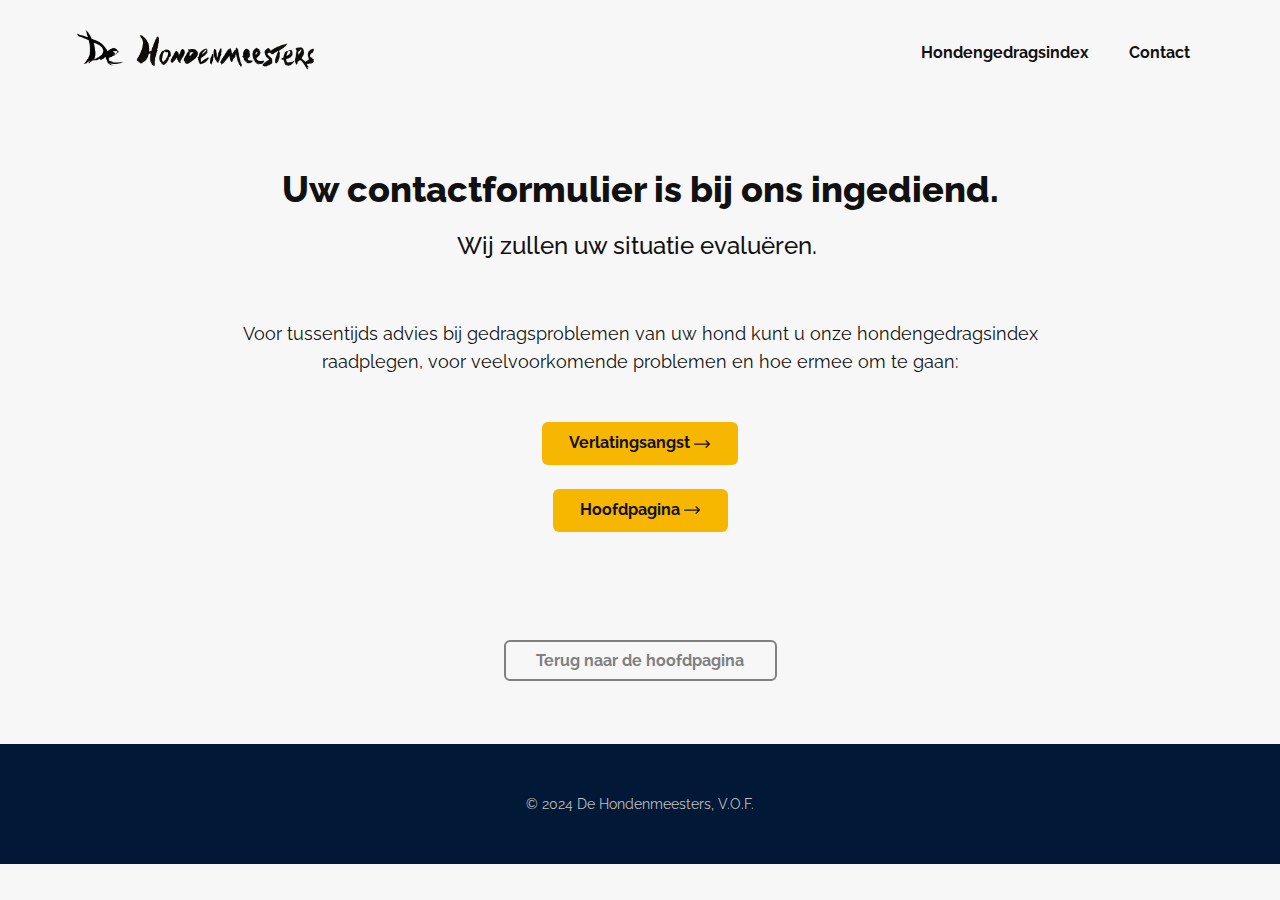
<file: Contactformulier-ingediend.html>
<!DOCTYPE html>
<html style="font-size: 16px;" lang="nl-NL"><head>
    <meta name="viewport" content="width=device-width, initial-scale=1.0">
    <meta charset="utf-8">
    <meta name="keywords" content="hondentrainer, hond gedragsdeskundige, hondengedragstherapeut, probleemgedrag hond, blaffen, hond blaft veel, verlatingsangst, hond trekt aan de lijn, puppycursus, hond gedragstherapeut, honden gedragsdeskundige, honden psycholoog, oplossen probleemgedrag hond, verhelpen probleemgedrag hond, hond therapie, noord-holland">
    <meta name="description" content="Gedragsdeskundigen gespecialiseerd in probleemgedrag. Ervaring met agressie, verlatingsangst, blaffen, springen, en meer. Geen uurtarief, uw situatie centraal, en gericht op vaardigheid. Operatief omgeving Noord-Holland, Utrecht, Zuid-Holland—actief in Hoorn, Alkmaar, Medemblik, Den Helder. Neem contact met ons op voor advies voor uw situatie.
Bekijk de hondengedragsindex voor verder advies over veelvoorkomend probleemgedrag bij honden.">
    <title>Contactformulier ingediend</title>
<!-- Google Tag Manager -->
    <script>(function(w,d,s,l,i){w[l]=w[l]||[];w[l].push({'gtm.start':
    new Date().getTime(),event:'gtm.js'});var f=d.getElementsByTagName(s)[0],
    j=d.createElement(s),dl=l!='dataLayer'?'&l='+l:'';j.async=true;j.src=
    'https://www.googletagmanager.com/gtm.js?id='+i+dl;f.parentNode.insertBefore(j,f);
    })(window,document,'script','dataLayer','GTM-PW8QS8K');</script>
    <!-- End Google Tag Manager -->
    <link rel="stylesheet" href="nicepage.css" media="screen">
<link rel="stylesheet" href="Contactformulier-ingediend.css" media="screen">
    <script class="u-script" type="text/javascript" src="jquery.js" defer=""></script>
    <script class="u-script" type="text/javascript" src="nicepage.js" defer=""></script>
    <meta name="generator" content="Nicepage 6.2.1, nicepage.com">
    <script async="async" src="https://www.googletagmanager.com/gtag/js?id=G-TG863QR2G8"></script>
    <script> window.dataLayer = window.dataLayer || [];
  function gtag(){dataLayer.push(arguments);}
  gtag('js', new Date());
  gtag('config', 'G-TG863QR2G8'); </script>
    <script> (function(h,o,t,j,a,r){
        h.hj=h.hj||function(){(h.hj.q=h.hj.q||[]).push(arguments)};
        h._hjSettings={hjid:3802335,hjsv:6};
        a=o.getElementsByTagName('head')[0];
        r=o.createElement('script');r.async=1;
        r.src=t+h._hjSettings.hjid+j+h._hjSettings.hjsv;
        a.appendChild(r);
    })(window,document,'https://static.hotjar.com/c/hotjar-','.js?sv='); </script>
    <link rel="icon" href="images/favicon1.png">
    <link id="u-theme-google-font" rel="stylesheet" href="https://fonts.googleapis.com/css?family=Raleway:100,100i,200,200i,300,300i,400,400i,500,500i,600,600i,700,700i,800,800i,900,900i">
    
    
    
    
    
    <script type="application/ld+json">{
		"@context": "http://schema.org",
		"@type": "Organization",
		"name": "Hondenmeesters",
		"logo": "images/Hondenmeesters.png"
}</script>
    <meta name="theme-color" content="#404040">
    <meta property="og:title" content="Contactformulier ingediend">
    <meta property="og:description" content="Gedragsdeskundigen gespecialiseerd in probleemgedrag. Ervaring met agressie, verlatingsangst, blaffen, springen, en meer. Geen uurtarief, uw situatie centraal, en gericht op vaardigheid. Operatief omgeving Noord-Holland, Utrecht, Zuid-Holland—actief in Hoorn, Alkmaar, Medemblik, Den Helder. Neem contact met ons op voor advies voor uw situatie.
Bekijk de hondengedragsindex voor verder advies over veelvoorkomend probleemgedrag bij honden.">
    <meta property="og:type" content="website">
  <meta data-intl-tel-input-cdn-path="intlTelInput/"></head>
  <body data-path-to-root="./" data-include-products="false" class="u-body u-palette-3-base u-xl-mode" data-lang="nl" data-lang-en="{&quot;head-title&quot;:&quot;&quot;,&quot;head-keywords&quot;:&quot;&quot;,&quot;head-description&quot;:&quot;&quot;}" data-lang-nl="{&quot;head-title&quot;:&quot;&quot;,&quot;head-keywords&quot;:&quot;&quot;,&quot;head-description&quot;:&quot;&quot;}"><!-- Google Tag Manager (noscript) -->
    <noscript><iframe src="https://www.googletagmanager.com/ns.html?id=GTM-PW8QS8K" height="0" width="0" style="display:none;visibility:hidden"></iframe></noscript>
<!-- End Google Tag Manager (noscript) --><header class="u-clearfix u-header u-palette-3-base u-sticky u-sticky-986b u-header" id="sec-a3c9"><div class="u-clearfix u-sheet u-valign-middle-xs u-sheet-1">
        <a href="Hondenmeesters.html" class="u-image u-logo u-image-1" data-image-width="822" data-image-height="210" title="Home">
          <img src="images/Hondenmeesters.png" class="u-logo-image u-logo-image-1">
        </a>
        <nav class="u-menu u-menu-one-level u-menu-open-right u-offcanvas u-menu-1" data-responsive-from="MD">
          <div class="menu-collapse" style="font-size: 1rem; letter-spacing: 0px; font-weight: 700;">
            <a class="u-button-style u-custom-left-right-menu-spacing u-custom-padding-bottom u-custom-text-active-color u-custom-text-color u-custom-text-hover-color u-custom-top-bottom-menu-spacing u-nav-link u-text-active-palette-1-base u-text-hover-palette-2-base" href="#" data-lang-en="{&quot;content&quot;:&quot;<svg class=\&quot;u-svg-link\&quot; viewBox=\&quot;0 0 24 24\&quot;><use xmlns:xlink=\&quot;http://www.w3.org/1999/xlink\&quot; xlink:href=\&quot;#menu-hamburger\&quot;></use></svg><svg class=\&quot;u-svg-content\&quot; version=\&quot;1.1\&quot; id=\&quot;menu-hamburger\&quot; viewBox=\&quot;0 0 16 16\&quot; x=\&quot;0px\&quot; y=\&quot;0px\&quot; xmlns:xlink=\&quot;http://www.w3.org/1999/xlink\&quot; xmlns=\&quot;http://www.w3.org/2000/svg\&quot;>    <g>        <rect y=\&quot;1\&quot; width=\&quot;16\&quot; height=\&quot;2\&quot;></rect>        <rect y=\&quot;7\&quot; width=\&quot;16\&quot; height=\&quot;2\&quot;></rect>        <rect y=\&quot;13\&quot; width=\&quot;16\&quot; height=\&quot;2\&quot;></rect>    </g></svg>&quot;,&quot;href&quot;:&quot;#&quot;}" data-lang-nl="{&quot;content&quot;:&quot;<svg class=\&quot;u-svg-link\&quot; viewBox=\&quot;0 0 24 24\&quot;><use xmlns:xlink=\&quot;http://www.w3.org/1999/xlink\&quot; xlink:href=\&quot;#menu-hamburger\&quot;></use></svg><svg class=\&quot;u-svg-content\&quot; version=\&quot;1.1\&quot; id=\&quot;menu-hamburger\&quot; viewBox=\&quot;0 0 16 16\&quot; x=\&quot;0px\&quot; y=\&quot;0px\&quot; xmlns:xlink=\&quot;http://www.w3.org/1999/xlink\&quot; xmlns=\&quot;http://www.w3.org/2000/svg\&quot;>    <g>        <rect y=\&quot;1\&quot; width=\&quot;16\&quot; height=\&quot;2\&quot;></rect>        <rect y=\&quot;7\&quot; width=\&quot;16\&quot; height=\&quot;2\&quot;></rect>        <rect y=\&quot;13\&quot; width=\&quot;16\&quot; height=\&quot;2\&quot;></rect>    </g></svg>&quot;,&quot;href&quot;:&quot;#&quot;}">
              <svg class="u-svg-link" viewBox="0 0 24 24"><use xmlns:xlink="http://www.w3.org/1999/xlink" xlink:href="#menu-hamburger"></use></svg>
              <svg class="u-svg-content" version="1.1" id="menu-hamburger" viewBox="0 0 16 16" x="0px" y="0px" xmlns:xlink="http://www.w3.org/1999/xlink" xmlns="http://www.w3.org/2000/svg"><g><rect y="1" width="16" height="2"></rect><rect y="7" width="16" height="2"></rect><rect y="13" width="16" height="2"></rect>
</g></svg>
            </a>
          </div>
          <div class="u-custom-menu u-nav-container">
            <ul class="u-nav u-unstyled u-nav-1"><li class="u-nav-item"><a class="u-button-style u-nav-link u-text-active-palette-4-base u-text-body-color u-text-hover-palette-1-base" href="https://www.hondengedragsindex.nl/" target="_blank" data-lang-en="{&quot;content&quot;:&quot;Hondengedragsindex&quot;,&quot;href&quot;:&quot;https://www.hondengedragsindex.nl&quot;}" data-lang-nl="{&quot;content&quot;:&quot;Advies&quot;,&quot;href&quot;:&quot;#&quot;}" style="padding: 10px 20px;">Hondengedragsindex</a>
</li><li class="u-nav-item"><a class="u-button-style u-nav-link u-text-active-palette-4-base u-text-body-color u-text-hover-palette-1-base" href="Hondenmeesters.html#sec-b9be" data-lang-en="{&quot;content&quot;:&quot;Contact&quot;,&quot;href&quot;:&quot;703823530#sec-b9be&quot;}" data-lang-nl="{&quot;content&quot;:&quot;Contact&quot;,&quot;href&quot;:&quot;Contact.html&quot;}" style="padding: 10px 20px;">Contact</a>
</li></ul>
          </div>
          <div class="u-custom-menu u-nav-container-collapse">
            <div class="u-container-style u-inner-container-layout u-palette-3-base u-sidenav">
              <div class="u-inner-container-layout u-sidenav-overflow">
                <div class="u-menu-close"></div>
                <ul class="u-align-center u-custom-font u-heading-font u-nav u-popupmenu-items u-unstyled u-nav-2"><li class="u-nav-item"><a class="u-button-style u-nav-link" href="https://www.hondengedragsindex.nl/" target="_blank" data-lang-en="{&quot;content&quot;:&quot;Hondengedragsindex&quot;,&quot;href&quot;:&quot;https://www.hondengedragsindex.nl&quot;}" data-lang-nl="{&quot;content&quot;:&quot;Advies&quot;,&quot;href&quot;:&quot;#&quot;}">Hondengedragsindex</a>
</li><li class="u-nav-item"><a class="u-button-style u-nav-link" href="Hondenmeesters.html#sec-b9be" data-lang-en="{&quot;content&quot;:&quot;Contact&quot;,&quot;href&quot;:&quot;703823530#sec-b9be&quot;}" data-lang-nl="{&quot;content&quot;:&quot;Contact&quot;,&quot;href&quot;:&quot;Contact.html&quot;}">Contact</a>
</li></ul>
              </div>
            </div>
            <div class="u-black u-menu-overlay u-opacity u-opacity-20"></div>
          </div>
        </nav>
      </div></header>
    <section class="u-clearfix u-palette-3-base u-section-1" id="sec-9b38">
      <div class="u-clearfix u-sheet u-sheet-1">
        <h3 class="u-align-center-lg u-align-center-md u-align-center-sm u-align-center-xs u-text u-text-default u-text-1" data-lang-en="Uw formulier is bij ons ingediend." data-lang-nl="Uw formulier is bij ons ingediend.">Uw contactformulier is bij ons ingediend.</h3>
        <h4 class="u-align-center u-text u-text-2">Wij zullen uw situatie evaluëren.&nbsp;<br>
        </h4>
      </div>
    </section>
    <section class="u-align-center u-clearfix u-palette-3-base u-section-2" id="sec-152a">
      <div class="u-clearfix u-sheet u-sheet-1">
        <p class="u-text u-text-1" data-lang-nl="Sample text. Click to select the Text Element."> Voor tussentijds advies bij gedragsproblemen van uw hond kunt u onze hondengedragsindex raadplegen, voor veelvoorkomende problemen en hoe ermee om te gaan:</p>
        <a href="https://www.hondengedragsindex.nl/verlatingsangst.html" class="u-active-palette-4-base u-border-none u-btn u-btn-round u-button-style u-hover-palette-2-light-1 u-palette-2-base u-radius u-text-active-white u-btn-1" data-lang-nl="{&quot;content&quot;:&quot;Next&amp;nbsp;<span class=\&quot;u-icon u-block-control u-text-white\&quot; data-block=\&quot;274\&quot;><svg xmlns=\&quot;http://www.w3.org/2000/svg\&quot; xmlns:xlink=\&quot;http://www.w3.org/1999/xlink\&quot; version=\&quot;1.1\&quot; xml:space=\&quot;preserve\&quot; class=\&quot;u-svg-content\&quot; viewBox=\&quot;0 0 512 512\&quot; x=\&quot;0px\&quot; y=\&quot;0px\&quot; style=\&quot;width: 1em; height: 1em;\&quot; data-color=\&quot;#000000\&quot;><path d=\&quot;M506.134,241.843c-0.006-0.006-0.011-0.013-0.018-0.019l-104.504-104c-7.829-7.791-20.492-7.762-28.285,0.068 c-7.792,7.829-7.762,20.492,0.067,28.284L443.558,236H20c-11.046,0-20,8.954-20,20c0,11.046,8.954,20,20,20h423.557 l-70.162,69.824c-7.829,7.792-7.859,20.455-0.067,28.284c7.793,7.831,20.457,7.858,28.285,0.068l104.504-104 c0.006-.006,0.011-.013,0.018-.019C513.968,262.339,513.943,249.635,506.134,241.843z\&quot;></path></svg><img></span>​&quot;,&quot;href&quot;:&quot;https://nicepage.cloud&quot;}" target="_blank">Verlatingsangst&nbsp;<span class="u-icon u-text-palette-5-base"><svg class="u-svg-content" viewBox="0 0 512 512" x="0px" y="0px" style="width: 1em; height: 1em;"><path d="M506.134,241.843c-0.006-0.006-0.011-0.013-0.018-0.019l-104.504-104c-7.829-7.791-20.492-7.762-28.285,0.068 c-7.792,7.829-7.762,20.492,0.067,28.284L443.558,236H20c-11.046,0-20,8.954-20,20c0,11.046,8.954,20,20,20h423.557 l-70.162,69.824c-7.829,7.792-7.859,20.455-0.067,28.284c7.793,7.831,20.457,7.858,28.285,0.068l104.504-104 c0.006-.006,0.011-.013,0.018-.019C513.968,262.339,513.943,249.635,506.134,241.843z"></path></svg></span>
        </a>
        <a href="https://www.hondengedragsindex.nl" class="u-active-palette-4-base u-border-none u-btn u-btn-round u-button-style u-hover-palette-2-light-1 u-palette-2-base u-radius u-text-active-white u-btn-2" data-lang-nl="{&quot;content&quot;:&quot;Next&amp;nbsp;<span class=\&quot;u-icon u-block-control u-text-white\&quot; data-block=\&quot;274\&quot;><svg xmlns=\&quot;http://www.w3.org/2000/svg\&quot; xmlns:xlink=\&quot;http://www.w3.org/1999/xlink\&quot; version=\&quot;1.1\&quot; xml:space=\&quot;preserve\&quot; class=\&quot;u-svg-content\&quot; viewBox=\&quot;0 0 512 512\&quot; x=\&quot;0px\&quot; y=\&quot;0px\&quot; style=\&quot;width: 1em; height: 1em;\&quot; data-color=\&quot;#000000\&quot;><path d=\&quot;M506.134,241.843c-0.006-0.006-0.011-0.013-0.018-0.019l-104.504-104c-7.829-7.791-20.492-7.762-28.285,0.068 c-7.792,7.829-7.762,20.492,0.067,28.284L443.558,236H20c-11.046,0-20,8.954-20,20c0,11.046,8.954,20,20,20h423.557 l-70.162,69.824c-7.829,7.792-7.859,20.455-0.067,28.284c7.793,7.831,20.457,7.858,28.285,0.068l104.504-104 c0.006-.006,0.011-.013,0.018-.019C513.968,262.339,513.943,249.635,506.134,241.843z\&quot;></path></svg><img></span>​&quot;,&quot;href&quot;:&quot;https://nicepage.cloud&quot;}" target="_blank">Hoofdpagina&nbsp;<span class="u-icon u-text-palette-5-base"><svg class="u-svg-content" viewBox="0 0 512 512" x="0px" y="0px" style="width: 1em; height: 1em;"><path d="M506.134,241.843c-0.006-0.006-0.011-0.013-0.018-0.019l-104.504-104c-7.829-7.791-20.492-7.762-28.285,0.068 c-7.792,7.829-7.762,20.492,0.067,28.284L443.558,236H20c-11.046,0-20,8.954-20,20c0,11.046,8.954,20,20,20h423.557 l-70.162,69.824c-7.829,7.792-7.859,20.455-0.067,28.284c7.793,7.831,20.457,7.858,28.285,0.068l104.504-104 c0.006-.006,0.011-.013,0.018-.019C513.968,262.339,513.943,249.635,506.134,241.843z"></path></svg></span>
        </a>
      </div>
    </section>
    <section class="u-clearfix u-palette-3-base u-section-3" id="carousel_9d01">
      <div class="u-clearfix u-sheet u-sheet-1">
        <a href="Hondenmeesters.html" class="u-active-palette-4-base u-border-2 u-border-grey-50 u-btn u-btn-round u-button-style u-hover-grey-50 u-none u-radius u-text-grey-50 u-text-hover-white u-btn-1" data-lang-nl="{&quot;content&quot;:&quot;Button&quot;,&quot;href&quot;:&quot;https://nicepage.com/c/fashion-beauty-website-templates&quot;}">Terug naar de hoofdpagina</a>
      </div>
    </section>
    
    
    
    <footer class="u-align-center u-clearfix u-footer u-palette-4-base u-footer" id="sec-e9c0"><div class="u-clearfix u-sheet u-sheet-1">
        <p class="u-small-text u-text u-text-grey-25 u-text-variant u-text-1" data-lang-en="​© 2024 De Hondenmeesters, V.O.F." data-lang-nl="​© 2024 De Hondenmeesters, V.O.F."> © 2024 De Hondenmeesters, V.O.F.</p>
      </div></footer>
  
</body></html>
</file>
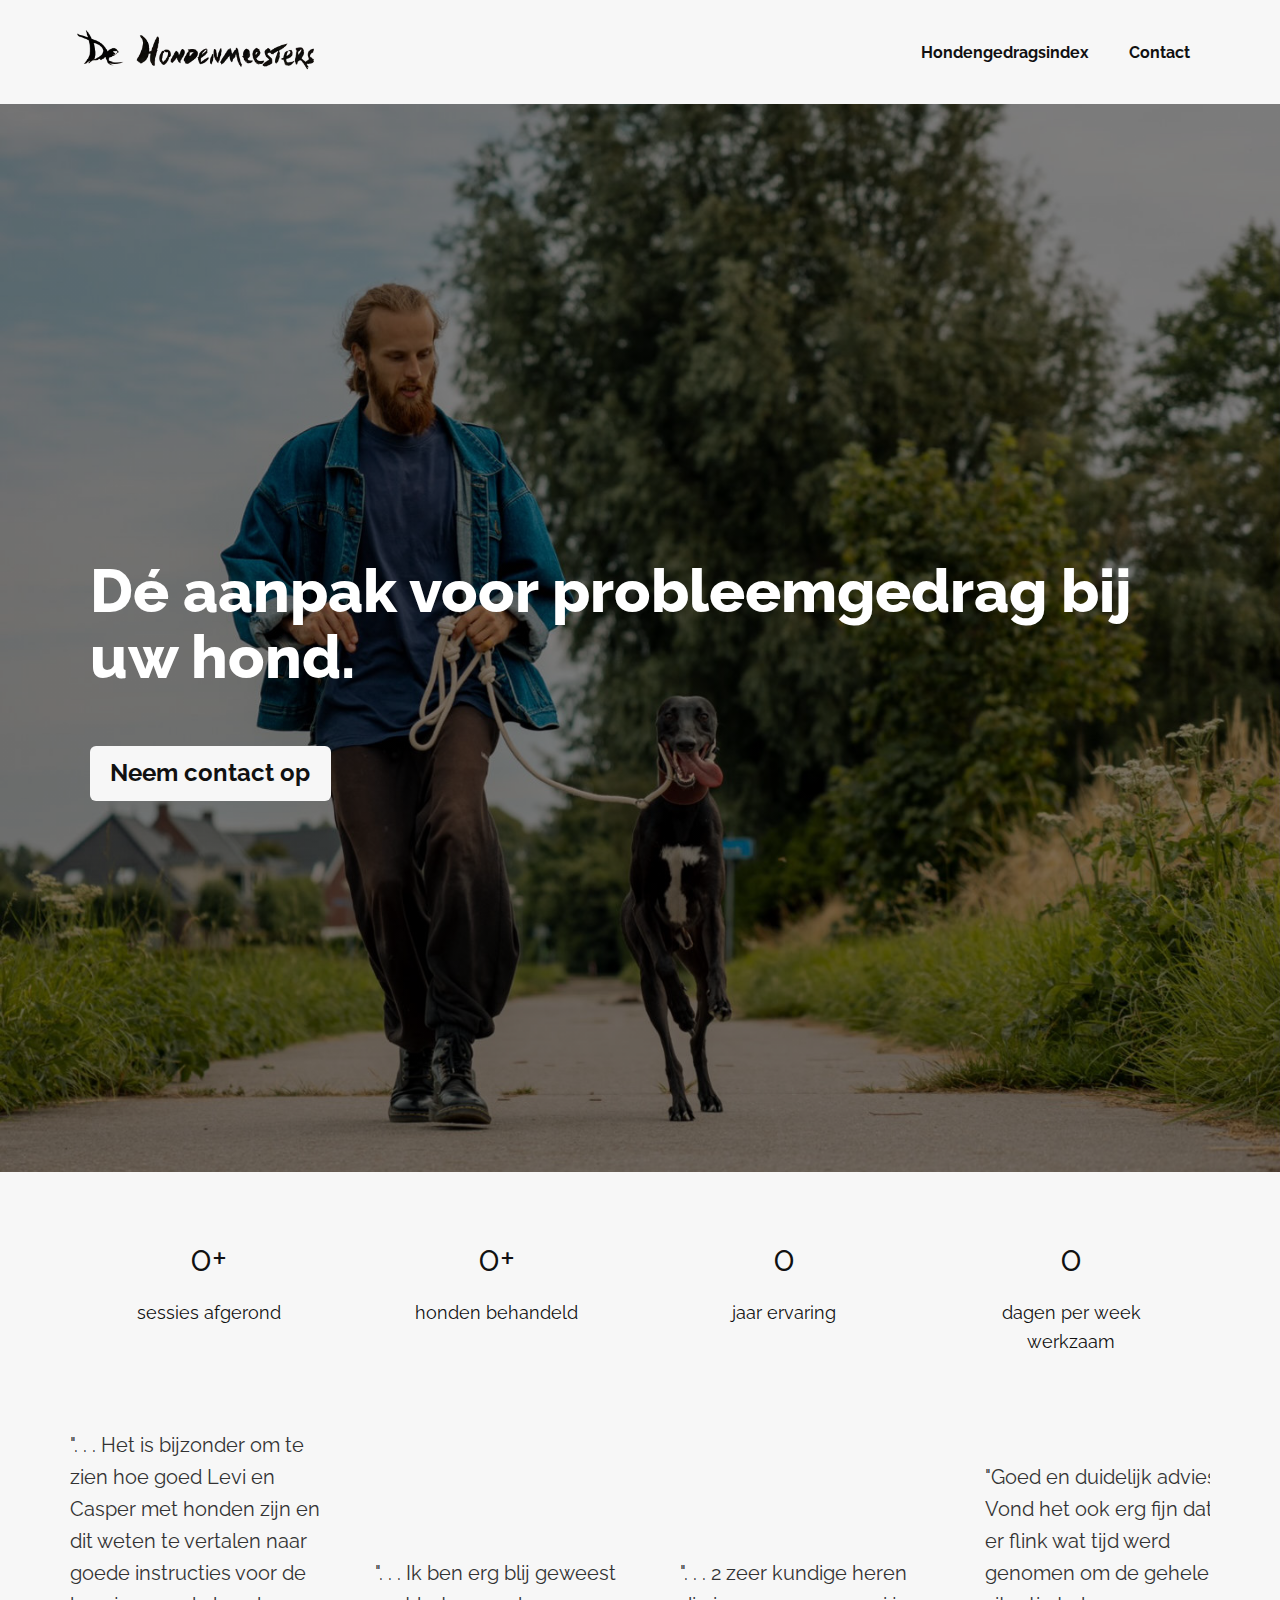
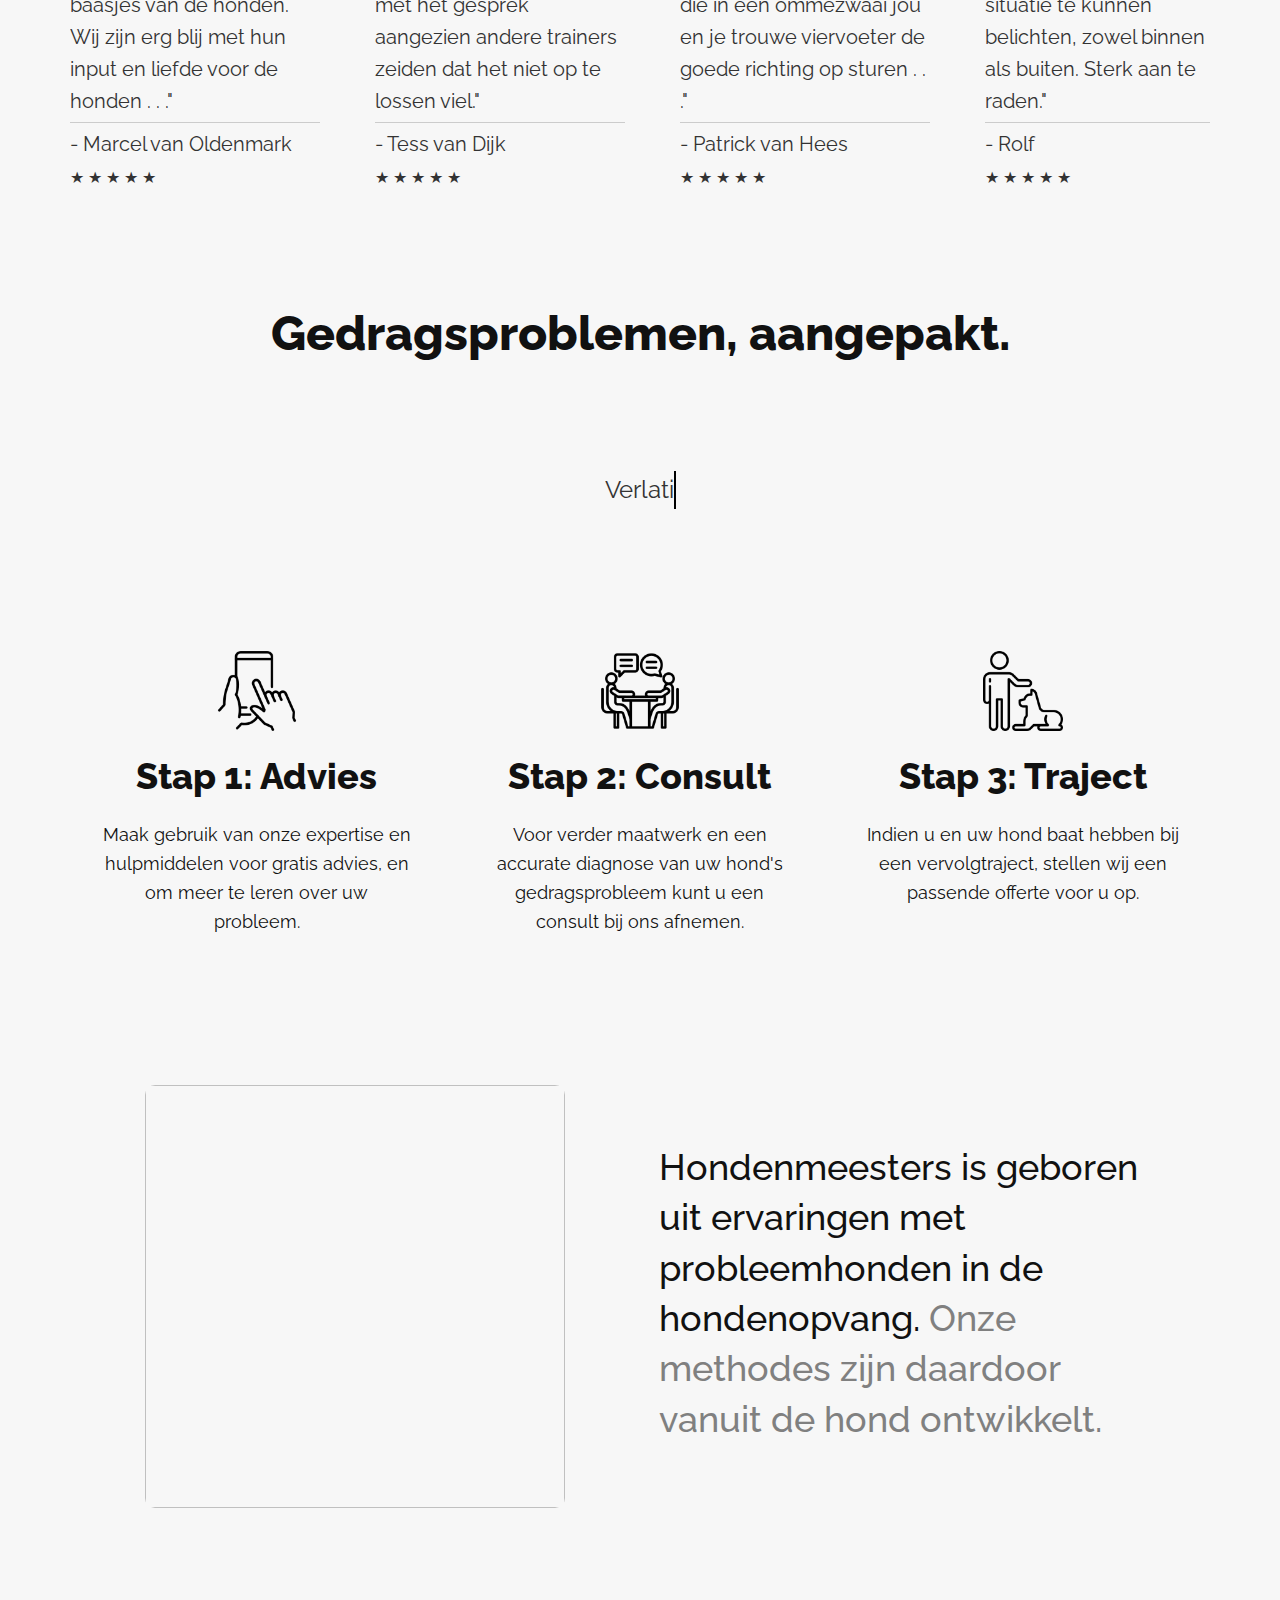
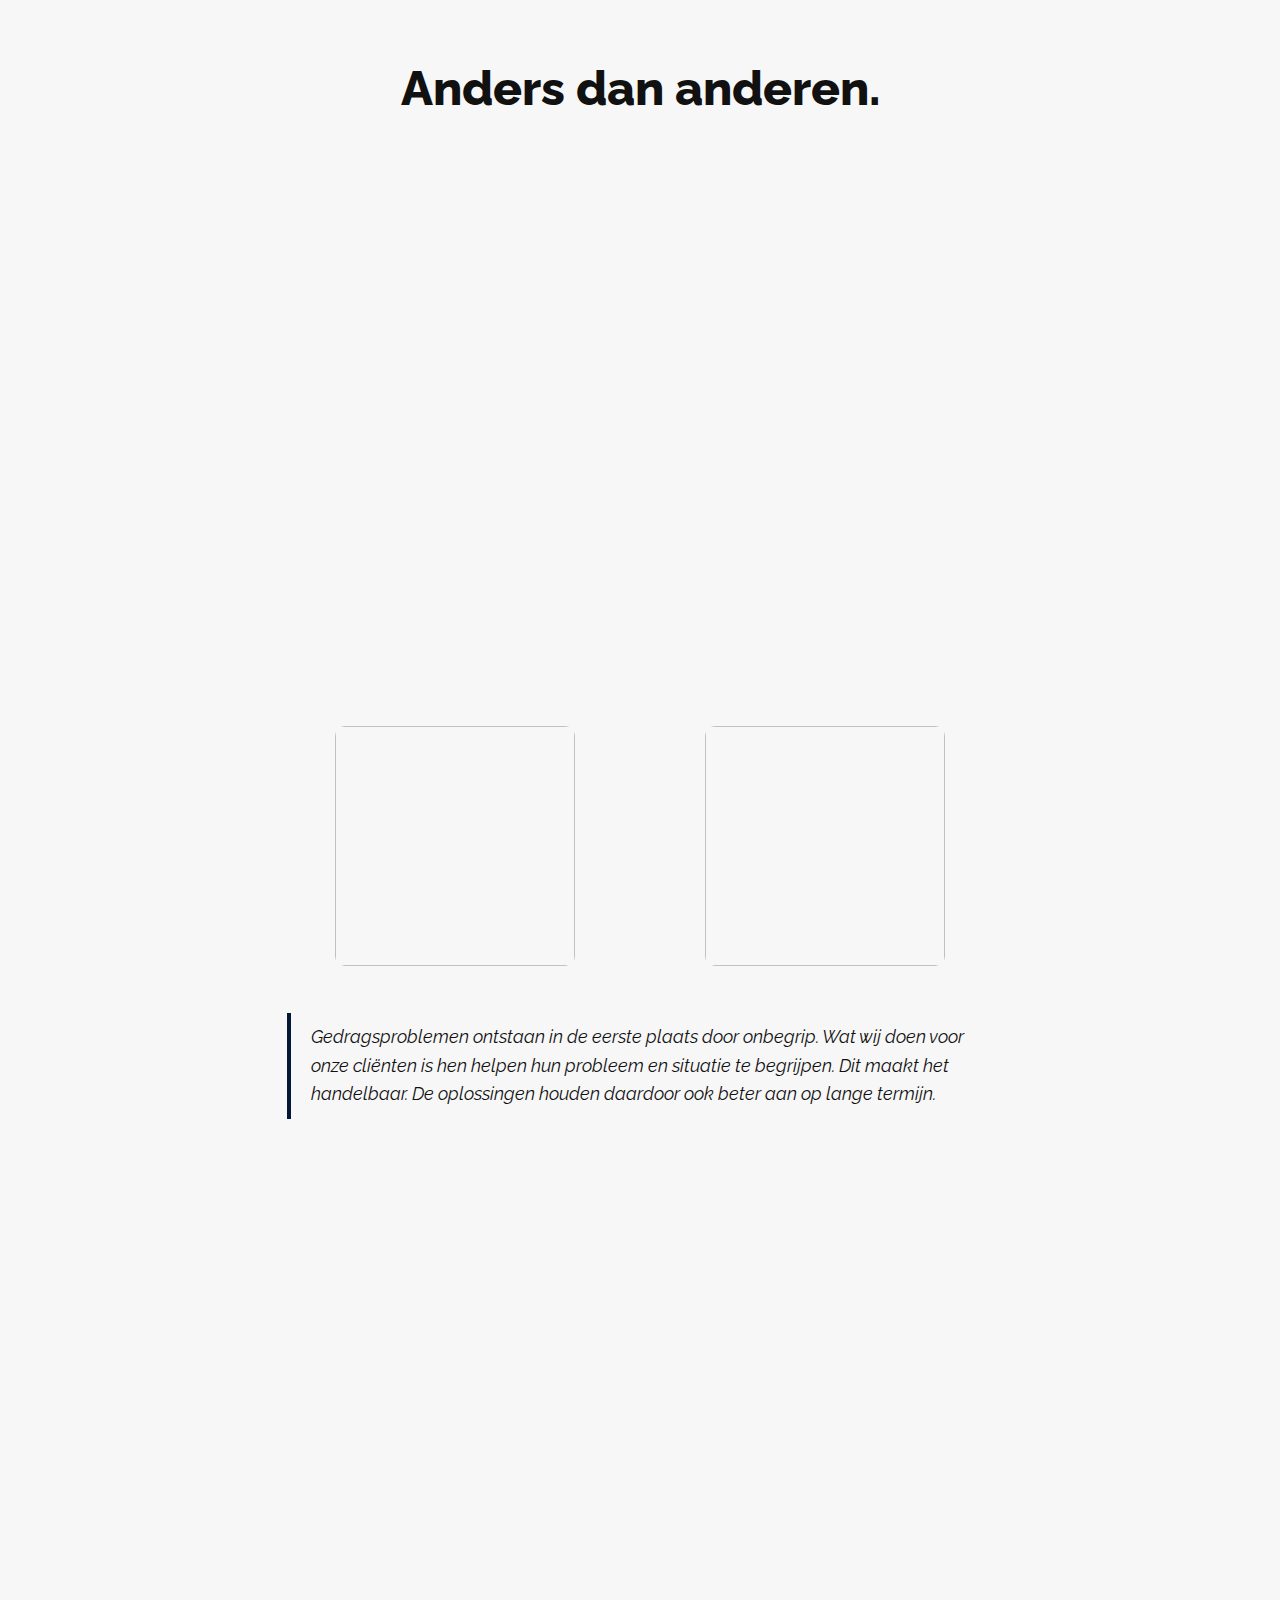
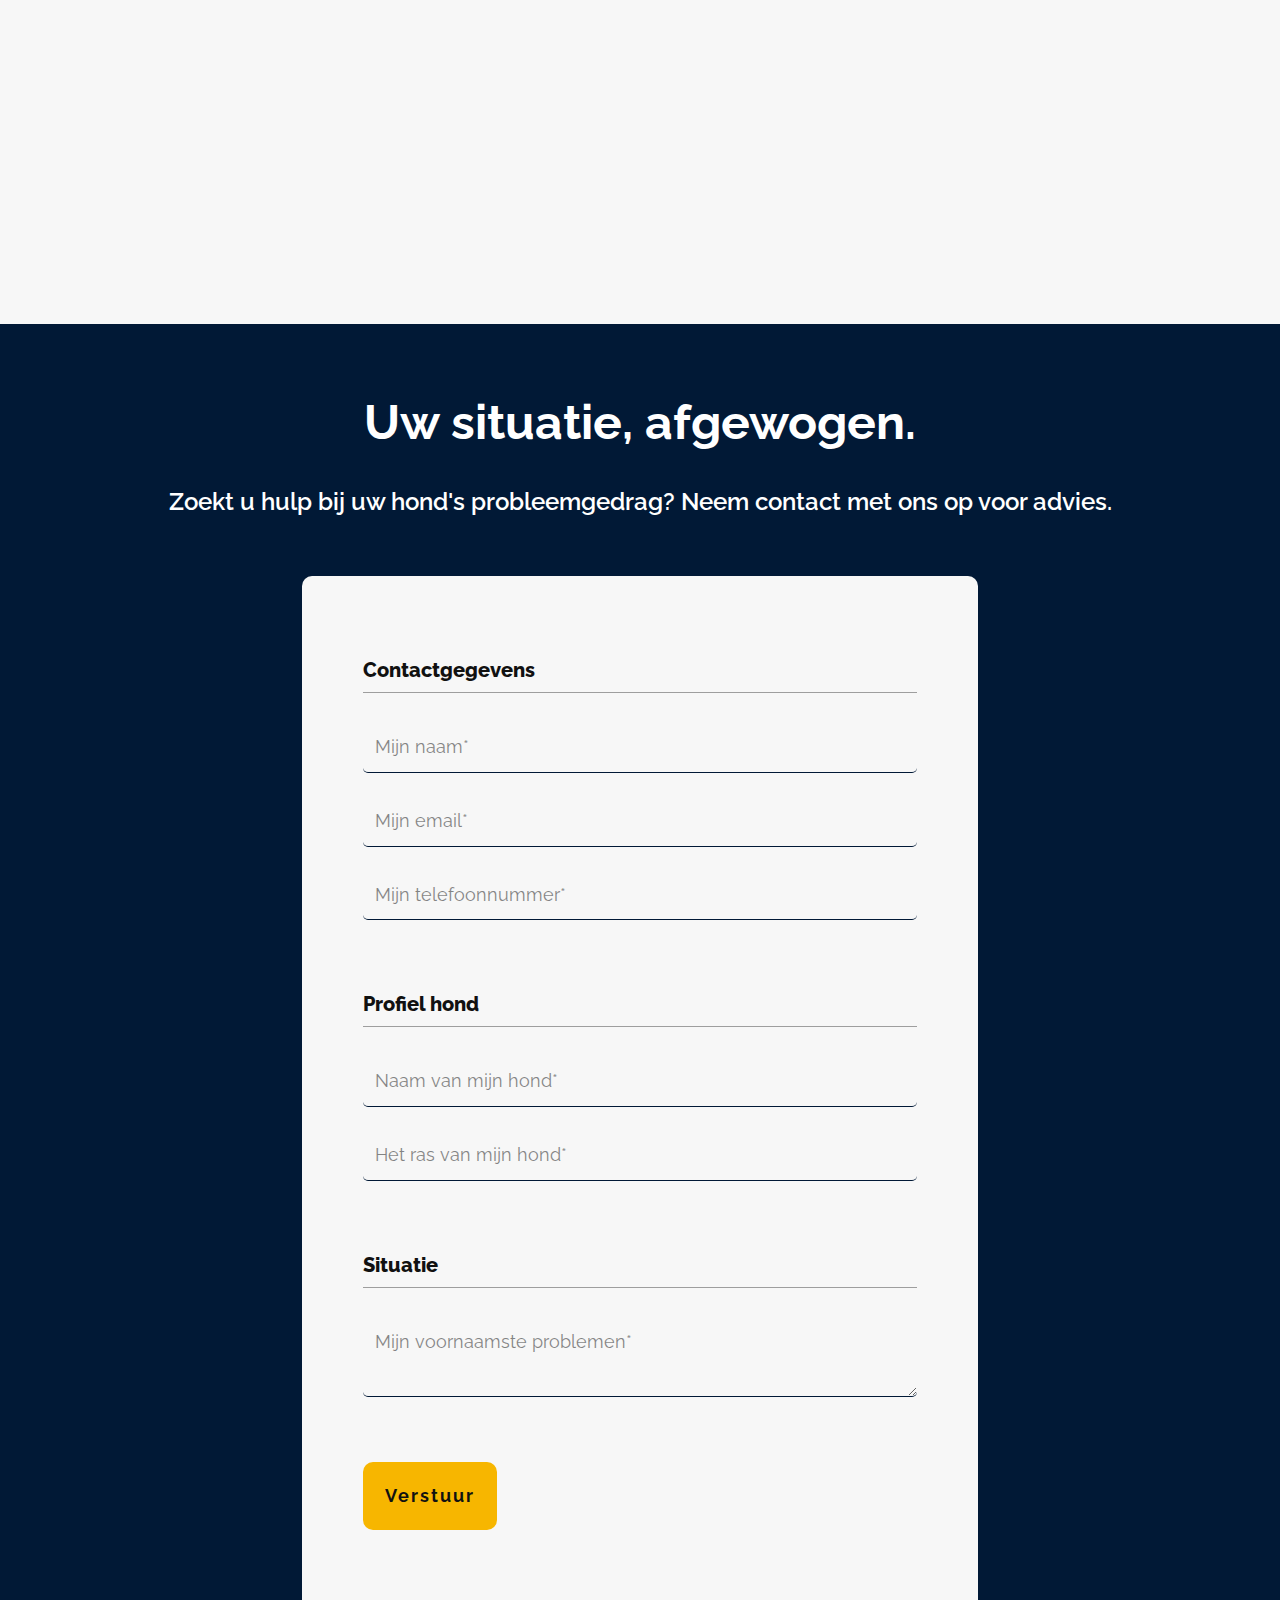
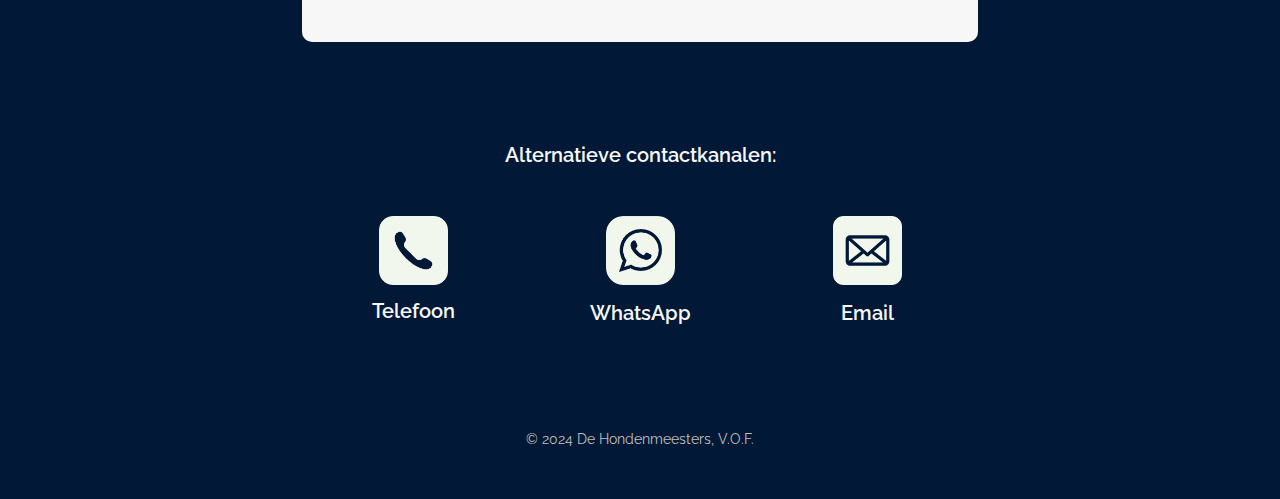
<file: Hondenmeesters.html>
<!DOCTYPE html>
<html style="font-size: 16px;" lang="nl-NL"><head>
    <meta name="viewport" content="width=device-width, initial-scale=1.0">
    <meta charset="utf-8">
    <meta name="keywords" content="hondentrainer, gedragsdeskundige hond, hondengedragstherapeut, kynoloog, uitvalgedrag, blaffen, verlatingsangst, trekken aan de lijn, advies probleemgedrag, hond alleen thuis zijn, professionele hondentrainer, kynoloog, hondenschool, hondencentrum">
    <meta name="description" content="Gedragsdeskundigen gespecialiseerd in probleemgedrag. Ervaring met agressie, verlatingsangst, blaffen, springen, en meer. Geen uurtarief, uw situatie centraal, en gericht op vaardigheid. Aanbevolen door dierenartsen en gedragsdeskundigen. Operatief omgeving Noord-Holland, Utrecht, Zuid-Holland—actief in Hoorn, Alkmaar, Medemblik, Den Helder. Neem contact met ons op voor advies voor uw situatie. ">
    <title>Hondenmeesters | Dé aanpak voor probleemgedrag </title>
<!-- Google Tag Manager -->
    <script>(function(w,d,s,l,i){w[l]=w[l]||[];w[l].push({'gtm.start':
    new Date().getTime(),event:'gtm.js'});var f=d.getElementsByTagName(s)[0],
    j=d.createElement(s),dl=l!='dataLayer'?'&l='+l:'';j.async=true;j.src=
    'https://www.googletagmanager.com/gtm.js?id='+i+dl;f.parentNode.insertBefore(j,f);
    })(window,document,'script','dataLayer','GTM-PW8QS8K');</script>
    <!-- End Google Tag Manager -->
    <link rel="stylesheet" href="nicepage.css" media="screen">
<link rel="stylesheet" href="Hondenmeesters.css" media="screen">
    <script class="u-script" type="text/javascript" src="jquery.js" defer=""></script>
    <script class="u-script" type="text/javascript" src="nicepage.js" defer=""></script>
    <meta name="generator" content="Nicepage 6.2.1, nicepage.com">
    <meta name="referrer" content="origin">
    <meta property="og:title" content="Hondenmeesters | Dé aanpak voor probleemgedrag">
    <meta property="og:description" content="Gedragsdeskundigen gespecialiseerd in probleemgedrag. Ervaring met agressie, verlatingsangst, blaffen, springen, en meer. Geen uurtarief, uw situatie centraal, en gericht op vaardigheid. Aanbevolen door dierenartsen en gedragsdeskundigen. Operatief omgeving Noord-Holland, Utrecht, Zuid-Holland—actief in Hoorn, Alkmaar, Medemblik, Den Helder. Neem contact met ons op voor advies voor uw situatie. ">
    <meta property="og:image" content="images/hero1.jpg">
    <meta property="og:url" content="hondenmeesters.com">
    <script async="async" src="https://www.googletagmanager.com/gtag/js?id=G-TG863QR2G8"></script>
    <script> window.dataLayer = window.dataLayer || [];
  function gtag(){dataLayer.push(arguments);}
  gtag('js', new Date());
  gtag('config', 'G-TG863QR2G8'); </script>
    <script> (function(h,o,t,j,a,r){
        h.hj=h.hj||function(){(h.hj.q=h.hj.q||[]).push(arguments)};
        h._hjSettings={hjid:3802335,hjsv:6};
        a=o.getElementsByTagName('head')[0];
        r=o.createElement('script');r.async=1;
        r.src=t+h._hjSettings.hjid+j+h._hjSettings.hjsv;
        a.appendChild(r);
    })(window,document,'https://static.hotjar.com/c/hotjar-','.js?sv='); </script>
    
    <link rel="icon" href="images/favicon1.png">
    <link id="u-theme-google-font" rel="stylesheet" href="https://fonts.googleapis.com/css?family=Raleway:100,100i,200,200i,300,300i,400,400i,500,500i,600,600i,700,700i,800,800i,900,900i">
    
    
    
    
    
    
    
    
    
    
    
    
    
    
    
    
    
    <script type="application/ld+json">{
		"@context": "http://schema.org",
		"@type": "Organization",
		"name": "Hondenmeesters",
		"logo": "images/Hondenmeesters.png"
}</script>
    <meta name="theme-color" content="#404040">
    <meta property="og:type" content="website">
  <script>
    function gdprConfirmed() {
        return true;
    }
    function dynamicLoadScript(src) {
        var script = document.createElement('script');
        script.src = src && typeof src === 'string' ? src : 'https://www.google.com/recaptcha/api.js?render=6LdiTUkpAAAAAB69DzAXCWTbP8_-7HA06xJzA5Zq';
        script.async = true;
        document.body.appendChild(script);
        script.onload = function() {
            let event = new CustomEvent("recaptchaLoaded");
            document.dispatchEvent(event);
        };
    }
    document.addEventListener('DOMContentLoaded', function () {
        var confirmButton = document.querySelector('.u-cookies-consent .u-button-confirm');
        if (confirmButton) {
            confirmButton.onclick = dynamicLoadScript;
        }
    });
    </script>
    <script>
        document.addEventListener("DOMContentLoaded", function(){
            if (!gdprConfirmed()) {
                return;
            }
            dynamicLoadScript();
        });
    </script>
    <script>
        document.addEventListener("recaptchaLoaded", function() {
            if (!gdprConfirmed()) {
                return;
            }
            (function (grecaptcha, sitekey, actions) {
                var recaptcha = {
                    execute: function (action, submitFormCb) {
                        try {
                            grecaptcha.execute(
                                sitekey,
                                {action: action}
                            ).then(function (token) {
                                var forms = document.getElementsByTagName('form');

                                for (var i = 0; i < forms.length; i++) {
                                    var fields = forms[i].getElementsByTagName('input');

                                    for (var j = 0; j < fields.length; j++) {
                                        var field = fields[j];

                                        if ('recaptchaResponse' === field.getAttribute('name')) {
                                            field.setAttribute('value', token);
                                            break;
                                        }
                                    }
                                }
                                submitFormCb();
                            });
                        } catch (e) {
                            var formError = document.querySelector('.u-form-send-error');

                            if (formError) {
                                formError.innerText = 'Site Owner Error: ' + e.message.replace(/:[\s\S]*/, '');
                                formError.style.display = 'block';
                            }
                        }
                    },

                    executeContact: function (submitFormCb) {
                        recaptcha.execute(actions['contact'], submitFormCb);
                    }
                };

                window.recaptchaObject = recaptcha;
            })(
                grecaptcha,
                
                '6LdiTUkpAAAAAB69DzAXCWTbP8_-7HA06xJzA5Zq',
                {'contact': 'contact'}
            );
        });
    </script>
<meta data-intl-tel-input-cdn-path="intlTelInput/"></head>
  <body data-path-to-root="./" data-include-products="false" class="u-body u-palette-3-base u-xl-mode" data-lang="nl" data-lang-en="{&quot;head-title&quot;:&quot;Hondenmeesters | Dé aanpak voor gedragsproblemen&quot;,&quot;head-keywords&quot;:&quot;hondentrainer, gedragsdeskundige, hondengedragstherapeut, kynoloog, uitvalgedrag, blaffen, verlatingsangst, trekken aan de lijn&quot;,&quot;head-description&quot;:&quot;&quot;}" data-lang-nl="{&quot;head-title&quot;:&quot;Hondenmeesters | Dé aanpak voor gedragsproblemen&quot;,&quot;head-keywords&quot;:&quot;hondentrainer, gedragsdeskundige, hondengedragstherapeut, kynoloog, uitvalgedrag, blaffen, verlatingsangst, trekken aan de lijn&quot;,&quot;head-description&quot;:&quot;&quot;}"><!-- Google Tag Manager (noscript) -->
    <noscript><iframe src="https://www.googletagmanager.com/ns.html?id=GTM-PW8QS8K" height="0" width="0" style="display:none;visibility:hidden"></iframe></noscript>
<!-- End Google Tag Manager (noscript) --><header class="u-clearfix u-header u-palette-3-base u-sticky u-sticky-986b u-header" id="sec-a3c9"><div class="u-clearfix u-sheet u-valign-middle-xs u-sheet-1">
        <a href="Hondenmeesters.html" class="u-image u-logo u-image-1" data-image-width="822" data-image-height="210" title="Home">
          <img src="images/Hondenmeesters.png" class="u-logo-image u-logo-image-1">
        </a>
        <nav class="u-menu u-menu-one-level u-menu-open-right u-offcanvas u-menu-1" data-responsive-from="MD">
          <div class="menu-collapse" style="font-size: 1rem; letter-spacing: 0px; font-weight: 700;">
            <a class="u-button-style u-custom-left-right-menu-spacing u-custom-padding-bottom u-custom-text-active-color u-custom-text-color u-custom-text-hover-color u-custom-top-bottom-menu-spacing u-nav-link u-text-active-palette-1-base u-text-hover-palette-2-base" href="#" data-lang-en="{&quot;content&quot;:&quot;<svg class=\&quot;u-svg-link\&quot; viewBox=\&quot;0 0 24 24\&quot;><use xmlns:xlink=\&quot;http://www.w3.org/1999/xlink\&quot; xlink:href=\&quot;#menu-hamburger\&quot;></use></svg><svg class=\&quot;u-svg-content\&quot; version=\&quot;1.1\&quot; id=\&quot;menu-hamburger\&quot; viewBox=\&quot;0 0 16 16\&quot; x=\&quot;0px\&quot; y=\&quot;0px\&quot; xmlns:xlink=\&quot;http://www.w3.org/1999/xlink\&quot; xmlns=\&quot;http://www.w3.org/2000/svg\&quot;>    <g>        <rect y=\&quot;1\&quot; width=\&quot;16\&quot; height=\&quot;2\&quot;></rect>        <rect y=\&quot;7\&quot; width=\&quot;16\&quot; height=\&quot;2\&quot;></rect>        <rect y=\&quot;13\&quot; width=\&quot;16\&quot; height=\&quot;2\&quot;></rect>    </g></svg>&quot;,&quot;href&quot;:&quot;#&quot;}" data-lang-nl="{&quot;content&quot;:&quot;<svg class=\&quot;u-svg-link\&quot; viewBox=\&quot;0 0 24 24\&quot;><use xmlns:xlink=\&quot;http://www.w3.org/1999/xlink\&quot; xlink:href=\&quot;#menu-hamburger\&quot;></use></svg><svg class=\&quot;u-svg-content\&quot; version=\&quot;1.1\&quot; id=\&quot;menu-hamburger\&quot; viewBox=\&quot;0 0 16 16\&quot; x=\&quot;0px\&quot; y=\&quot;0px\&quot; xmlns:xlink=\&quot;http://www.w3.org/1999/xlink\&quot; xmlns=\&quot;http://www.w3.org/2000/svg\&quot;>    <g>        <rect y=\&quot;1\&quot; width=\&quot;16\&quot; height=\&quot;2\&quot;></rect>        <rect y=\&quot;7\&quot; width=\&quot;16\&quot; height=\&quot;2\&quot;></rect>        <rect y=\&quot;13\&quot; width=\&quot;16\&quot; height=\&quot;2\&quot;></rect>    </g></svg>&quot;,&quot;href&quot;:&quot;#&quot;}">
              <svg class="u-svg-link" viewBox="0 0 24 24"><use xmlns:xlink="http://www.w3.org/1999/xlink" xlink:href="#menu-hamburger"></use></svg>
              <svg class="u-svg-content" version="1.1" id="menu-hamburger" viewBox="0 0 16 16" x="0px" y="0px" xmlns:xlink="http://www.w3.org/1999/xlink" xmlns="http://www.w3.org/2000/svg"><g><rect y="1" width="16" height="2"></rect><rect y="7" width="16" height="2"></rect><rect y="13" width="16" height="2"></rect>
</g></svg>
            </a>
          </div>
          <div class="u-custom-menu u-nav-container">
            <ul class="u-nav u-unstyled u-nav-1"><li class="u-nav-item"><a class="u-button-style u-nav-link u-text-active-palette-4-base u-text-body-color u-text-hover-palette-1-base" href="https://www.hondengedragsindex.nl/" target="_blank" data-lang-en="{&quot;content&quot;:&quot;Hondengedragsindex&quot;,&quot;href&quot;:&quot;https://www.hondengedragsindex.nl&quot;}" data-lang-nl="{&quot;content&quot;:&quot;Advies&quot;,&quot;href&quot;:&quot;#&quot;}" style="padding: 10px 20px;">Hondengedragsindex</a>
</li><li class="u-nav-item"><a class="u-button-style u-nav-link u-text-active-palette-4-base u-text-body-color u-text-hover-palette-1-base" href="Hondenmeesters.html#sec-b9be" data-lang-en="{&quot;content&quot;:&quot;Contact&quot;,&quot;href&quot;:&quot;703823530#sec-b9be&quot;}" data-lang-nl="{&quot;content&quot;:&quot;Contact&quot;,&quot;href&quot;:&quot;Contact.html&quot;}" style="padding: 10px 20px;">Contact</a>
</li></ul>
          </div>
          <div class="u-custom-menu u-nav-container-collapse">
            <div class="u-container-style u-inner-container-layout u-palette-3-base u-sidenav">
              <div class="u-inner-container-layout u-sidenav-overflow">
                <div class="u-menu-close"></div>
                <ul class="u-align-center u-custom-font u-heading-font u-nav u-popupmenu-items u-unstyled u-nav-2"><li class="u-nav-item"><a class="u-button-style u-nav-link" href="https://www.hondengedragsindex.nl/" target="_blank" data-lang-en="{&quot;content&quot;:&quot;Hondengedragsindex&quot;,&quot;href&quot;:&quot;https://www.hondengedragsindex.nl&quot;}" data-lang-nl="{&quot;content&quot;:&quot;Advies&quot;,&quot;href&quot;:&quot;#&quot;}">Hondengedragsindex</a>
</li><li class="u-nav-item"><a class="u-button-style u-nav-link" href="Hondenmeesters.html#sec-b9be" data-lang-en="{&quot;content&quot;:&quot;Contact&quot;,&quot;href&quot;:&quot;703823530#sec-b9be&quot;}" data-lang-nl="{&quot;content&quot;:&quot;Contact&quot;,&quot;href&quot;:&quot;Contact.html&quot;}">Contact</a>
</li></ul>
              </div>
            </div>
            <div class="u-black u-menu-overlay u-opacity u-opacity-20"></div>
          </div>
        </nav>
      </div></header>
    <section class="u-align-left u-clearfix u-image u-shading lazyload u-section-1" src="" id="sec-794c" data-image-width="1448" data-image-height="1438" data-bg="url(&quot;images/hero1.jpg?rand=ee45&quot;)">
      <div class="custom-expanded u-container-style u-group u-shape-rectangle u-group-1">
        <div class="u-container-layout u-container-layout-1">
          <h1 class="u-text u-title u-text-1" data-lang-en="Dé aanpak voor probleemgedrag." data-lang-nl="Dé aanpak voor probleemgedrag." data-animation-out="0">Dé aanpak voor probleemgedrag bij uw hond.</h1>
        </div>
      </div>
      <div class="custom-expanded u-container-style u-group u-shape-rectangle u-group-2">
        <div class="u-container-layout u-container-layout-2">
          <a href="Hondenmeesters.html#sec-b9be" class="u-border-none u-btn u-btn-round u-button-style u-hover-grey-15 u-palette-3-base u-radius u-text-body-color u-text-hover-black u-btn-1" data-lang-nl="{&quot;content&quot;:&quot;Button&quot;,&quot;href&quot;:&quot;https://nicepage.cc&quot;}">Neem contact op</a>
        </div>
      </div>
      <div class="u-clearfix u-custom-html u-expanded-width u-custom-html-1">
        <div id="custom-popup-container">
          <style> #custom-popup-container {
            font-family: 'Raleway', sans-serif;
            position: absolute; /* Changed from fixed to absolute */
            right: -100%; /* Start off-screen to the right */
            bottom: 20px;
            width: 250px;
            background-color: #f7f7f7;
            border-radius: 6px 0px 0px 6px; /* top-left, top-right, bottom-right, bottom-left */
            padding: 10px;
            box-shadow: 0px 0px 10px rgba(0,0,0,0.1);
            transition: right 1.5s ease-out; /* Smooth transition for sliding in */
            z-index: 10; /* Ensure it appears above other content */
        }
        #custom-popup-container.show {
            right: 0px; /* Slide in to 0px from the right edge */
        }
        .custom-popup-text {
            color: #333;
            font-size: 14px;
        }
        @media screen and (min-width: 576px) and (max-width: 767px) {
            #custom-popup-container {
                /* Styles for landscape phones and small tablets */
                width: 300px; /* Example: moderate width for these devices */
                padding: 14px;
                margin-top: 64px;
            }
            #custom-popup-container.show {
                right: 0px; /* Slide in to 0px from the right edge */
            }
            .custom-popup-text {
                font-size: 16px; /* Example: slightly larger text */
                /* More styles as needed */
            }
        }
        /* Media query for desktop screens */
        @media screen and (min-width: 768px) {
            #custom-popup-container {
                /* Desktop specific styles here */
                width: 400px; /* Example: wider popup for desktop */
                padding: 16px;
            }
            #custom-popup-container.show {
                right: 0px; /* Slide in to 0px from the right edge */
            }
            .custom-popup-text {
                font-size: 18px; /* Example: larger text for desktop */
                /* More desktop-specific text styles as needed */
            }
        } </style>
          <div class="custom-popup-text">
            <em>Aanbevolen door dierenartsen</em>
          </div>
        </div>
        <script> // Function to show the popup
    function showPopup() {
        const popup = document.getElementById('custom-popup-container');
        popup.classList.add('show');
    }
    // Call the function after a delay (e.g., 2 seconds after page load)
    window.onload = function() {
        setTimeout(showPopup, 1000);
    }; </script>
      </div>
    </section>
    <section class="u-clearfix u-hidden-md u-hidden-sm u-hidden-xs u-palette-3-base u-section-2" id="sec-e99a">
      <div class="u-clearfix u-sheet u-valign-middle u-sheet-1">
        <div class="u-expanded-width u-list u-list-1">
          <div class="u-repeater u-repeater-1">
            <div class="u-align-center u-container-style u-list-item u-repeater-item">
              <div class="u-container-layout u-similar-container u-container-layout-1">
                <h1 class="u-text u-title u-text-1" data-animation-name="counter" data-animation-event="scroll" data-animation-duration="3000">100+</h1>
                <p class="u-text u-text-2">sessies afgerond</p>
              </div>
            </div>
            <div class="u-align-center u-container-style u-list-item u-repeater-item">
              <div class="u-container-layout u-similar-container u-container-layout-2">
                <h1 class="u-text u-title u-text-3" data-animation-name="counter" data-animation-event="scroll" data-animation-duration="3000">1000+</h1>
                <p class="u-text u-text-4">honden behandeld</p>
              </div>
            </div>
            <div class="u-align-center u-container-style u-list-item u-repeater-item">
              <div class="u-container-layout u-similar-container u-container-layout-3">
                <h1 class="u-text u-title u-text-5" data-animation-name="counter" data-animation-event="scroll" data-animation-duration="3000">8</h1>
                <p class="u-text u-text-6">jaar ervaring</p>
              </div>
            </div>
            <div class="u-align-center u-container-style u-list-item u-repeater-item">
              <div class="u-container-layout u-similar-container u-container-layout-4">
                <h1 class="u-text u-title u-text-7" data-animation-name="counter" data-animation-event="scroll" data-animation-duration="3000">7</h1>
                <p class="u-text u-text-8">dagen per week werkzaam</p>
              </div>
            </div>
          </div>
        </div>
      </div>
    </section>
    <section class="u-clearfix u-hidden-lg u-hidden-sm u-hidden-xl u-hidden-xs u-section-3" id="carousel_1622">
      <div class="u-clearfix u-sheet u-valign-middle u-sheet-1">
        <div class="u-expanded-width u-list u-list-1">
          <div class="u-repeater u-repeater-1">
            <div class="u-align-center u-container-style u-list-item u-repeater-item">
              <div class="u-container-layout u-similar-container u-container-layout-1">
                <h1 class="u-text u-title u-text-1" data-animation-name="counter" data-animation-event="scroll" data-animation-duration="3000">100+</h1>
                <p class="u-text u-text-2">sessies afgerond</p>
              </div>
            </div>
            <div class="u-align-center u-container-style u-list-item u-repeater-item">
              <div class="u-container-layout u-similar-container u-container-layout-2">
                <h1 class="u-text u-title u-text-3" data-animation-name="counter" data-animation-event="scroll" data-animation-duration="3000">1000+</h1>
                <p class="u-text u-text-4">honden behandeld</p>
              </div>
            </div>
            <div class="u-align-center u-container-style u-list-item u-repeater-item">
              <div class="u-container-layout u-similar-container u-container-layout-3">
                <h1 class="u-text u-title u-text-5" data-animation-name="counter" data-animation-event="scroll" data-animation-duration="3000">8</h1>
                <p class="u-text u-text-6">jaar ervaring</p>
              </div>
            </div>
          </div>
        </div>
      </div>
    </section>
    <section class="u-clearfix u-hidden-lg u-hidden-md u-hidden-xl u-hidden-xs u-section-4" id="carousel_0e25">
      <div class="u-clearfix u-sheet u-valign-middle u-sheet-1">
        <div class="u-expanded-width u-list u-list-1">
          <div class="u-repeater u-repeater-1">
            <div class="u-align-center u-container-style u-list-item u-repeater-item">
              <div class="u-container-layout u-similar-container u-container-layout-1">
                <h1 class="u-text u-title u-text-1" data-animation-name="counter" data-animation-event="scroll" data-animation-duration="3000">100+</h1>
                <p class="u-text u-text-2">sessies afgerond</p>
              </div>
            </div>
            <div class="u-align-center u-container-style u-list-item u-repeater-item">
              <div class="u-container-layout u-similar-container u-container-layout-2">
                <h1 class="u-text u-title u-text-3" data-animation-name="counter" data-animation-event="scroll" data-animation-duration="3000">1000+</h1>
                <p class="u-text u-text-4">honden behandeld</p>
              </div>
            </div>
            <div class="u-align-center u-container-style u-list-item u-repeater-item">
              <div class="u-container-layout u-similar-container u-container-layout-3">
                <h1 class="u-text u-title u-text-5" data-animation-name="counter" data-animation-event="scroll" data-animation-duration="3000">8</h1>
                <p class="u-text u-text-6">jaar ervaring</p>
              </div>
            </div>
          </div>
        </div>
      </div>
    </section>
    <section class="u-clearfix u-palette-3-base u-section-5" id="carousel_c4f3">
      <div class="u-clearfix u-sheet u-sheet-1">
        <div class="u-clearfix u-custom-html u-expanded-width u-custom-html-1">
          <div id="levi-review-animation-block">
            <style> /* Style the scrollbar track (background) */
        #levi-review-animation-block::-webkit-scrollbar-track {
            background-color: transparent; /* or any color you want */
            border-radius: 10px;
            margin-block: 10px; /* Creates space above and below the track */
        }
        /* Style the scrollbar thumb (the part that you drag) */
        #levi-review-animation-block::-webkit-scrollbar-thumb {
            background-color: #b3b3b3; /* or any color you want */
            border-radius: 10px;
            border: 4px solid transparent; /* Creates padding around the thumb */
            background-clip: content-box; /* Ensures the padding doesn't affect the color */
        }
        /* Define the width or height of the scrollbar */
        #levi-review-animation-block::-webkit-scrollbar {
            height: 12px; /* or any size you want */
        }
        #levi-review-animation-block {
            font-family: 'Raleway', sans-serif;
            font-size: 20px;
            color: #333;
            overflow-x: auto; /* Enables horizontal scrolling */
            white-space: nowrap; /* Ensures items are in a single line */
            width: 100%;
            box-sizing: border-box;
            margin-bottom: 20px;
        }
        .levi-review-ticker {
            padding-bottom: 20px; /* Adjust this value as needed */
            box-sizing: content-box; /* This ensures the padding does not affect the width of the ticker */
            display: inline-block; /* Align items in a single row */
        }
        .levi-review-item {
            padding-bottom: 20px; /* Adjust this value as needed */
            box-sizing: content-box; /* This ensures the padding does not affect the width of the ticker */
            display: inline-block; /* Use inline-block for horizontal alignment */
            max-width: 250px; /* Maximum width for each review */
            margin-right: 50px; /* Space between reviews */
            text-align: left;
            vertical-align: bottom; /* Align the content to the top */
            white-space: normal; /* Allow text wrapping inside each review */
            margin-top: 32px;
        }
        .levi-review-text, .review-rating {
            display: block; /* Makes the text appear above the name */
        }
        .levi-review-text {
            border-bottom: 1px solid #ccc; /* Horizontal line below the review text */
            margin-bottom: 5px; /* Space between the text and the line */
            padding-bottom: 5px; /* Space between the text and the line */
        }
        .levi-review-rating {
            font-size: 16px; /* Smaller font size for rating */
            margin-top: 5px; /* Space between the name and the rating */
        } </style>
            <div class="levi-review-ticker" id="levireviewTicker">
              <span class="levi-review-item">
                <span class="levi-review-text">". . . Het is bijzonder om te zien hoe goed Levi en Casper met honden zijn en dit weten te vertalen naar goede instructies voor de baasjes van de honden. Wij zijn erg blij met hun input en liefde voor de honden . . ."</span> - Marcel van Oldenmark <br>
                <span class="levi-review-rating">★ ★ ★ ★ ★</span>
              </span>
              <span class="levi-review-item">
                <span class="levi-review-text">". . . Ik ben erg blij geweest met het gesprek aangezien andere trainers zeiden dat het niet op te lossen viel."</span> - Tess van Dijk <br>
                <span class="levi-review-rating">★ ★ ★ ★ ★</span>
              </span>
              <span class="levi-review-item">
                <span class="levi-review-text">". . . 2 zeer kundige heren die in een ommezwaai jou en je trouwe viervoeter de goede richting op sturen . . ."</span> - Patrick van Hees <br>
                <span class="levi-review-rating">★ ★ ★ ★ ★</span>
              </span>
              <span class="levi-review-item">
                <span class="levi-review-text">"Goed en duidelijk advies. Vond het ook erg fijn dat er flink wat tijd werd genomen om de gehele situatie te kunnen belichten, zowel binnen als buiten. Sterk aan te raden."</span> - Rolf <br>
                <span class="levi-review-rating">★ ★ ★ ★ ★</span>
              </span>
              <span class="levi-review-item">
                <span class="levi-review-text">". . . ze stoppen pas als het (realistische) doel behaald is . . ."</span> - Eefje Fehres <br>
                <span class="levi-review-rating">★ ★ ★ ★ ★</span>
              </span>
              <span class="levi-review-item">
                <span class="levi-review-text">"De hondenmeesters hebben mijn hond en mij goed geholpen met duidelijk advies. <br> Wij zijn zeer tevreden!"
                </span> - Hans Donk <br>
                <span class="levi-review-rating">★ ★ ★ ★ ★</span>
              </span>
            </div>
          </div>
        </div>
      </div>
    </section>
    <section class="u-clearfix u-palette-3-base u-section-6" id="sec-055c">
      <div class="u-clearfix u-sheet u-sheet-1">
        <h2 class="u-align-center u-text u-text-1" data-lang-nl="Gedragsproblemen, aangepakt.">Gedragsproblemen, aangepakt.</h2>
        <div class="custom-expanded u-align-center u-clearfix u-custom-html u-custom-html-1">
          <div id="text-animation-block">
            <div id="text-animation-container">
              <p>&nbsp;</p><!-- Initialized with a non-breaking space -->
            </div>
            <script> (function() {
            const textPrompts = ["Verlatingsangst", "Trekken aan de lijn", "Overmatig blaffen", "Uitvalgedrag", "Agressie", "Bezittelijkheid", "Baknijd", "Bijtneigingen"];
            const container = document.querySelector("#text-animation-block #text-animation-container p");
            let currentPrompt = 0;
            let letterCount = 0;
            let reverse = false;
            let pauseDuration = 1000; // Pause duration when text is fully typed
            let lastUpdate = Date.now();
            function updateText() {
                let now = Date.now();
                let delta = now - lastUpdate;
                if (reverse) {
                    if (letterCount === 0) {
                        container.textContent = '\u00A0'; // Display a non-breaking space when no prompt is visible
                        currentPrompt = (currentPrompt + 1) % textPrompts.length;
                        reverse = false;
                        lastUpdate = now;
                    } else if (delta > 50) { // Backspacing speed
                        letterCount--;
                        lastUpdate = now;
                    }
                } else {
                    if (letterCount === textPrompts[currentPrompt].length) {
                        if (delta > pauseDuration) {
                            reverse = true;
                            lastUpdate = now;
                        }
                    } else if (delta > 100) { // Typing speed
                        letterCount++;
                        lastUpdate = now;
                    }
                }
                if (letterCount > 0) {
                    container.textContent = textPrompts[currentPrompt].substr(0, letterCount);
                }
            }
            setInterval(updateText, 50); // Interval for checking updates
        })(); </script>
          </div>
        </div>
      </div>
    </section>
    <section class="u-align-center u-clearfix u-palette-3-base u-section-7" id="sec-1d6a">
      <div class="u-align-left u-clearfix u-sheet u-valign-middle u-sheet-1">
        <div class="u-expanded-width u-list u-list-1">
          <div class="u-repeater u-repeater-1">
            <div class="u-container-style u-list-item u-repeater-item">
              <div class="u-container-layout u-similar-container u-container-layout-1"><span class="u-file-icon u-icon u-icon-1"><img src="images/4121823.png" alt=""></span>
                <h3 class="u-align-center u-text u-text-default u-text-1">Stap 1: Advies</h3>
                <p class="u-align-center u-text u-text-2">Maak gebruik van onze expertise en hulpmiddelen voor gratis advies, en om meer te leren over uw probleem.</p>
              </div>
            </div>
            <div class="u-align-center u-container-style u-list-item u-repeater-item">
              <div class="u-container-layout u-similar-container u-container-layout-2"><span class="u-file-icon u-icon u-icon-2"><img src="images/8915767.png" alt=""></span>
                <h3 class="u-align-center u-text u-text-default u-text-3">Stap 2: Consult</h3>
                <p class="u-align-center u-text u-text-4">Voor verder maatwerk en een accurate diagnose van uw hond's gedragsprobleem kunt u een consult bij ons afnemen.</p>
              </div>
            </div>
            <div class="u-container-style u-list-item u-repeater-item">
              <div class="u-container-layout u-similar-container u-container-layout-3"><span class="u-file-icon u-icon u-icon-3"><img src="images/6401099.png" alt=""></span>
                <h3 class="u-align-center u-text u-text-default u-text-5">Stap 3: Traject</h3>
                <p class="u-align-center u-text u-text-6">Indien u en uw hond baat hebben bij een vervolgtraject, stellen wij een passende offerte voor u op.</p>
              </div>
            </div>
          </div>
        </div>
      </div>
    </section>
    <section class="u-clearfix u-palette-3-base u-section-8" id="carousel_63ae">
      <div class="u-clearfix u-sheet u-sheet-1">
        <div class="u-align-left u-container-style u-expanded-width-xs u-group u-shape-rectangle u-group-1">
          <div class="u-container-layout u-container-layout-1">
            <h3 class="u-text u-text-1"> Hondenmeesters is geboren uit ervaringen met probleemhonden in de hondenopvang. <span class="u-text-grey-50">Onze methodes zijn daardoor vanuit de hond ontwikkelt.</span>
            </h3>
          </div>
        </div>
        <div class="u-container-style u-expanded-width-xs u-group u-shape-rectangle u-group-2">
          <div class="u-container-layout u-valign-middle u-container-layout-2">
            <img class="u-image u-image-round u-radius lazyload u-image-1" alt="" data-image-width="1434" data-image-height="1442" data-lang-nl="" data-src="images/maxie1.jpeg">
          </div>
        </div>
      </div>
    </section>
    <section class="u-align-center u-clearfix u-palette-3-base u-section-9" id="sec-5aaf">
      <div class="u-clearfix u-sheet u-valign-middle-lg u-valign-middle-md u-valign-middle-xl u-sheet-1">
        <h2 class="u-text u-text-default u-text-1" data-lang-en="Werkwijze" data-lang-nl="Werkwijze">Anders dan anderen.</h2>
        <div class="u-expanded-width-xs u-list u-list-1">
          <div class="u-repeater u-repeater-1">
            <div class="u-container-style u-list-item u-repeater-item">
              <div class="u-container-layout u-similar-container u-container-layout-1"><span class="u-file-icon u-icon u-icon-circle u-palette-3-base u-icon-1" data-animation-name="customAnimationIn" data-animation-duration="500" data-animation-delay="100" data-animation-out="0"><img src="images/4844425-3e9a0ca2.png" alt=""></span>
                <div class="u-container-style u-group u-group-1">
                  <div class="u-container-layout u-container-layout-2">
                    <h5 class="u-text u-text-2" data-lang-en="Geen uurtarief" data-lang-nl="Geen uurtarief" data-animation-name="customAnimationIn" data-animation-duration="500" data-animation-delay="200" data-animation-out="0">Geen uurtarief</h5>
                    <p class="u-text u-text-3" data-lang-en="Wij rekenen niet onze uren door, maar baseren onze prijzen op de kwaliteit de we kunnen leveren." data-lang-nl="Wij rekenen niet onze uren door, maar baseren onze prijzen op de kwaliteit de we kunnen leveren." data-animation-name="customAnimationIn" data-animation-duration="500" data-animation-delay="300" data-animation-out="0">Wij rekenen niet op onze uren, maar baseren onze prijzen op de kwaliteit die we kunnen leveren.</p>
                  </div>
                </div>
              </div>
            </div>
            <div class="u-container-style u-list-item u-repeater-item">
              <div class="u-container-layout u-similar-container u-container-layout-3"><span class="u-file-icon u-hover-feature u-icon u-icon-circle u-palette-3-base u-icon-2" data-animation-name="customAnimationIn" data-animation-duration="500" data-animation-out="0" data-animation-delay="400"><img src="images/3110076-d4ac9a56.png" alt=""></span>
                <div class="u-container-style u-group u-video-cover u-group-2">
                  <div class="u-container-layout u-container-layout-4">
                    <h5 class="u-text u-text-default u-text-4" data-lang-en="Geen sessielimiet" data-lang-nl="Geen sessielimiet" data-animation-name="customAnimationIn" data-animation-duration="500" data-animation-out="0" data-animation-delay="500">Uw situatie centraal</h5>
                    <p class="u-text u-text-default u-text-5" data-lang-en="Je koopt bij ons niet een vooraf-bepaald aantal sessies, maar een begeerd resultaat." data-lang-nl="Je koopt bij ons niet een vooraf-bepaald aantal sessies, maar een begeerd resultaat." data-animation-name="customAnimationIn" data-animation-duration="500" data-animation-out="0" data-animation-delay="600">Wij denken met u mee over uw probleem. Daarom komen wij aan huis, in de leefomgeving waar het zich voordoet..</p>
                  </div>
                </div>
              </div>
            </div>
            <div class="u-container-style u-list-item u-repeater-item">
              <div class="u-container-layout u-similar-container u-container-layout-5"><span class="u-file-icon u-icon u-icon-circle u-palette-3-base u-icon-3" data-animation-name="customAnimationIn" data-animation-duration="500" data-animation-out="0" data-animation-delay="700"><img src="images/11466329-49b2a4ce.png" alt=""></span>
                <div class="u-container-style u-group u-video-cover u-group-3">
                  <div class="u-container-layout u-container-layout-6">
                    <h5 class="u-text u-text-default u-text-6" data-lang-en="Gericht op vaardigheid" data-lang-nl="Gericht op vaardigheid" data-animation-name="customAnimationIn" data-animation-duration="500" data-animation-delay="800" data-animation-out="0">Gericht op vaardigheid</h5>
                    <p class="u-text u-text-default u-text-7" data-lang-en="De manier waarop we mensen trainen is hetzelfde als de manier waarop we honden trainen: <span style=&quot;font-style: italic;&quot;>conditioneren</span>." data-lang-nl="De manier waarop we mensen trainen is hetzelfde als de manier waarop we honden trainen: <span style=&quot;font-style: italic;&quot;>conditioneren</span>." data-animation-name="customAnimationIn" data-animation-duration="500" data-animation-delay="900" data-animation-out="0">Wij verkopen geen foefjes of trucjes. Concrete verandering vereist een zorgvuldige aanpak.</p>
                  </div>
                </div>
              </div>
            </div>
            <div class="u-container-style u-list-item u-repeater-item">
              <div class="u-container-layout u-similar-container u-container-layout-7"><span class="u-file-icon u-icon u-icon-circle u-palette-3-base u-icon-4" data-animation-name="customAnimationIn" data-animation-duration="500" data-animation-out="0" data-animation-delay="1000"><img src="images/3050384-4b6de646.png" alt=""></span>
                <div class="u-container-style u-group u-video-cover u-group-4">
                  <div class="u-container-layout u-container-layout-8">
                    <h5 class="u-text u-text-default u-text-8" data-lang-en="Gespecialiseerd in probleemgedrag" data-lang-nl="Gespecialiseerd in probleemgedrag" data-animation-name="customAnimationIn" data-animation-duration="500" data-animation-delay="1100" data-animation-out="0">Specialisatie in probleemgedrag</h5>
                    <p class="u-text u-text-default u-text-9" data-lang-en="Voor veel van onze cliënten zijn wij het laatste redmiddel." data-lang-nl="Voor veel van onze cliënten zijn wij het laatste redmiddel." data-animation-name="customAnimationIn" data-animation-duration="500" data-animation-delay="1200" data-animation-out="0">Voor veel van onze cliënten zijn wij een laatste redmiddel, evenals het laatste middel wat zij nodig hebben.</p>
                  </div>
                </div>
              </div>
            </div>
          </div>
        </div>
      </div>
      
    </section>
    <section class="u-clearfix u-palette-3-base u-section-10" id="carousel_fca6">
      <div class="u-clearfix u-sheet u-sheet-1">
        <div class="u-container-style u-group u-shape-rectangle u-group-1">
          <div class="u-container-layout u-valign-bottom-xs u-container-layout-1">
            <img alt="" class="u-image u-image-round u-radius lazyload u-image-1" data-image-width="1944" data-image-height="1944" data-src="images/cas3-min1.jpeg">
            <img alt="" class="u-image u-image-round u-radius lazyload u-image-2" data-image-width="1920" data-image-height="1920" data-src="images/levi3-min.jpeg">
          </div>
        </div>
        <blockquote class="u-border-palette-4-base u-text u-text-1">Gedragsproblemen ontstaan in de eerste plaats door onbegrip. Wat wij doen voor onze cliënten is hen helpen hun probleem en situatie te begrijpen. Dit maakt het handelbaar. De oplossingen houden daardoor ook beter aan op lange termijn.</blockquote>
        <p class="u-align-right u-text u-text-2" data-lang-nl="Sample text. Click to select the Text Element." data-animation-name="customAnimationIn" data-animation-duration="2500" data-animation-delay="1000" data-animation-out="0">— Oprichters Casper &amp; Levi</p>
      </div>
    </section>
    <section class="u-align-center u-clearfix u-palette-3-base u-section-11" id="sec-8112">
      <div class="u-clearfix u-sheet u-sheet-1">
        <div class="u-container-style u-expanded-width u-group u-shape-rectangle u-group-1">
          <div class="u-container-layout u-container-layout-1">
            <img class="u-absolute-hcenter u-expanded-height u-image u-image-contain u-image-default u-preserve-proportions lazyload u-image-1" alt="" data-image-width="2500" data-image-height="2500" data-lang-nl="" data-animation-name="customAnimationIn" data-animation-duration="2000" data-animation-out="0" data-src="images/HLogoEdited2.png">
          </div>
        </div>
        <div class="u-container-style u-expanded-width u-group u-shape-rectangle u-group-2">
          <div class="u-container-layout u-container-layout-2">
            <h2 class="u-text u-text-1" data-animation-name="customAnimationIn" data-animation-duration="2500" data-animation-delay="1000" data-animation-out="0"> Wij zijn toegewijd aan het vinden van passende oplossingen voor probleemsituaties, <span class="u-text-grey-50">en het inbrengen van blijvende veranderingen die de band tussen mens en hond bevordert.</span>
              <br>
            </h2>
          </div>
        </div>
      </div>
    </section>
    <section class="u-clearfix u-palette-4-base u-section-12" id="sec-b9be">
      <div class="u-clearfix u-sheet u-sheet-1">
        <div class="data-layout-selected u-clearfix u-expanded-width u-layout-wrap u-layout-wrap-1">
          <div class="u-layout">
            <div class="u-layout-col">
              <div class="u-align-center u-container-style u-layout-cell u-size-60 u-layout-cell-1">
                <div class="u-container-layout u-container-layout-1">
                  <h2 class="u-text u-text-1">Uw situatie, afgewogen.</h2>
                  <h4 class="u-text u-text-2">Zoekt u hulp bij uw hond's probleemgedrag? Neem contac​t met ons op voor advies.</h4>
                </div>
              </div>
            </div>
          </div>
        </div>
      </div>
    </section>
    <section class="u-clearfix u-palette-4-base u-section-13" id="sec-b100">
      <div class="u-clearfix u-sheet u-valign-middle u-sheet-1">
        <div class="u-container-style u-expanded-width-sm u-expanded-width-xs u-group u-palette-3-base u-radius u-shape-round u-group-1">
          <div class="u-container-layout u-container-layout-1">
            <div class="custom-expanded u-form u-form-1">
              <form action="https://forms.nicepagesrv.com/v2/form/process" class="u-clearfix u-form-spacing-24 u-form-vertical u-inner-form" style="padding: 24px;" source="email" name="contact_form" redirect="true" redirect-address="Contactformulier-ingediend.html">
                <h5 class="u-form-group u-form-text u-text u-text-1">Contactgegevens</h5>
                <div class="u-border-1 u-border-grey-dark-1 u-form-group u-form-line u-line u-line-horizontal u-opacity u-opacity-50 u-line-1"></div>
                <div class="u-form-group u-form-name u-label-none">
                  <label class="u-label u-label-1" data-lang-en="Name" data-lang-nl="Name">Name</label>
                  <input type="text" placeholder="Mijn naam*" id="name-3b9a" name="client_name" class="u-border-no-left u-border-no-right u-border-no-top u-border-palette-4-base u-input u-input-rectangle u-palette-3-base u-radius u-text-body-color u-input-1" required="" data-lang-en="Uw naam" data-lang-nl="Uw naam">
                </div>
                <div class="u-form-email u-form-group u-label-none">
                  <label class="u-label u-label-2" data-lang-en="Email" data-lang-nl="Email">Email</label>
                  <input type="email" placeholder="Mijn email*" id="email-3b9a" name="email" class="u-border-no-left u-border-no-right u-border-no-top u-border-palette-4-base u-input u-input-rectangle u-palette-3-base u-radius u-text-body-color u-input-2" required="" data-lang-en="Uw email-adres" data-lang-nl="Uw email-adres">
                </div>
                <div class="u-form-group u-form-phone u-label-none u-form-group-5">
                  <label class="u-label u-label-3" data-lang-en="Phone" data-lang-nl="Phone">Phone</label>
                  <input type="tel" placeholder="Mijn telefoonnummer*" id="phone-8cc2" name="phone" class="u-border-no-left u-border-no-right u-border-no-top u-border-palette-4-base u-input u-input-rectangle u-palette-3-base u-radius u-text-body-color u-input-3" required="" data-lang-en="Uw telefoonnummer (zonder spaties)" data-lang-nl="Uw telefoonnummer (zonder spaties)">
                </div>
                <h5 class="u-form-group u-form-text u-text u-text-2">Profiel hond</h5>
                <div class="u-border-1 u-border-grey-dark-1 u-form-group u-form-line u-line u-line-horizontal u-opacity u-opacity-50 u-line-2"></div>
                <div class="u-form-group u-form-name u-label-none u-form-group-8">
                  <label class="u-label u-label-4" data-lang-en="Name" data-lang-nl="Name">Name</label>
                  <input type="text" placeholder="Naam van mijn hond*" id="name-5411" name="dog_name" class="u-border-no-left u-border-no-right u-border-no-top u-border-palette-4-base u-input u-input-rectangle u-palette-3-base u-radius u-text-body-color u-input-4" required="" data-lang-en="Naam van uw hond" data-lang-nl="Naam van uw hond">
                </div>
                <div class="u-form-group u-label-none u-form-group-9">
                  <label class="u-label u-label-5" data-lang-en="Input" data-lang-nl="Input">Input</label>
                  <input type="text" placeholder="Het ras van mijn hond*" id="text-e4c0" name="breed" class="u-border-no-left u-border-no-right u-border-no-top u-border-palette-4-base u-input u-input-rectangle u-palette-3-base u-radius u-text-body-color u-input-5" required="required" data-lang-en="Ras van uw hond" data-lang-nl="Ras van uw hond">
                </div>
                <h5 class="u-form-group u-form-text u-text u-text-3">Situatie</h5>
                <div class="u-border-1 u-border-grey-dark-1 u-form-group u-form-line u-line u-line-horizontal u-opacity u-opacity-50 u-line-3"></div>
                <div class="u-form-group u-form-message u-label-none u-form-group-12">
                  <label class="u-label u-label-6" data-lang-en="Message" data-lang-nl="Message">Message</label>
                  <textarea placeholder="Mijn voornaamste problemen*" id="message-3b9a" name="main_issues" class="u-border-no-left u-border-no-right u-border-no-top u-border-palette-4-base u-input u-input-rectangle u-palette-3-base u-radius u-text-body-color u-input-6" required="" data-lang-en="Voornaamste problemen (korte samenvatting)" data-lang-nl="Voornaamste problemen (korte samenvatting)"></textarea>
                </div>
                <div class="u-align-left u-form-group u-form-submit">
                  <a href="#" class="u-active-palette-4-base u-border-grey-dark-1 u-border-none u-btn u-btn-round u-btn-submit u-button-style u-hover-palette-2-light-1 u-palette-2-base u-radius u-text-active-palette-3-base u-text-body-color u-text-hover-grey-75 u-btn-1" data-lang-en="{&quot;content&quot;:&quot;verstuur&quot;,&quot;href&quot;:&quot;#&quot;}" data-lang-nl="{&quot;content&quot;:&quot;verstuur&quot;,&quot;href&quot;:&quot;#&quot;}">Verstuur</a>
                  <input type="submit" value="submit" class="u-form-control-hidden">
                </div>
                <div class="u-form-send-message u-form-send-success" data-lang-en="Uw formulier is ingediend. Wij zullen spoedig contact met u opnemen." data-lang-nl="Uw formulier is ingediend. Wij zullen spoedig contact met u opnemen.">Uw formulier is ingediend. Wij zullen spoedig contact met u opnemen.</div>
                <div class="u-form-send-error u-form-send-message" data-lang-en="Niet gelukt. Controleer alle velden en probeer het nogmaals." data-lang-nl="Niet gelukt. Controleer alle velden en probeer het nogmaals.">Niet gelukt. Controleer alle velden en probeer het nogmaals.</div>
                <input type="hidden" value="" name="recaptchaResponse">
                <input type="hidden" name="formServices" value="44c12ee3-7bb3-1ccf-318f-4b2c6383bb18;">
                <input type="hidden" name="siteKey" value="6LdiTUkpAAAAAB69DzAXCWTbP8_-7HA06xJzA5Zq">
              </form>
            </div>
          </div>
        </div>
      </div>
    </section>
    <section class="u-clearfix u-hidden-sm u-hidden-xs u-palette-4-base u-section-14" id="sec-6d52">
      <div class="u-clearfix u-sheet u-sheet-1">
        <h5 class="u-text u-text-default u-text-palette-3-base u-text-1" data-lang-en="Andere contactkanalen:" data-lang-nl="Andere contactkanalen:">Alternatieve contactkanalen:</h5>
        <div class="data-layout-selected u-clearfix u-layout-wrap u-layout-wrap-1">
          <div class="u-layout">
            <div class="u-layout-row">
              <div class="u-container-style u-layout-cell u-size-20 u-layout-cell-1">
                <div class="u-container-layout u-container-layout-1"><span class="u-file-icon u-icon u-text-palette-3-base whatsapp u-icon-1" data-href="tel:+31623621390‬"><img src="images/831360-0b79b363-268d69bb.png" alt=""></span>
                  <h5 class="u-text u-text-default u-text-palette-3-base u-text-2" data-lang-en="Telefonisch" data-lang-nl="Telefonisch">Telefoon</h5>
                </div>
              </div>
              <div class="u-align-left u-container-style u-layout-cell u-size-20 u-layout-cell-2">
                <div class="u-container-layout u-container-layout-2"><span class="u-file-icon u-icon u-text-palette-3-base whatsapp u-icon-2" data-href="https://wa.me/message/QXN5WOOOGPXXI1"><img src="images/254409-0452836c-ab801c94.png" alt=""></span>
                  <h5 class="u-text u-text-default u-text-palette-3-base u-text-3" data-lang-en="WhatsApp" data-lang-nl="WhatsApp">WhatsApp</h5>
                </div>
              </div>
              <div class="cell-temp-clone u-align-left u-container-style u-layout-cell u-size-20 u-layout-cell-3">
                <div class="u-container-layout u-container-layout-3"><span class="email u-file-icon u-icon u-text-palette-3-base u-icon-3" data-href="mailto:hondenmeesters@gmail.com"><img src="images/3711159-86c5789f-8cef319c.png" alt=""></span>
                  <h5 class="u-text u-text-default u-text-palette-3-base u-text-4" data-lang-en="Email" data-lang-nl="Email">Email</h5>
                </div>
              </div>
            </div>
          </div>
        </div>
      </div>
    </section>
    <section class="u-clearfix u-hidden-lg u-hidden-md u-hidden-xl u-palette-4-base u-section-15" id="carousel_fe07">
      <div class="u-clearfix u-sheet u-sheet-1">
        <h5 class="u-text u-text-default u-text-palette-3-base u-text-1" data-lang-en="Andere contactkanalen:" data-lang-nl="Andere contactkanalen:">Alternatieve contactkanalen:</h5>
        <div class="u-container-style u-expanded-width u-group u-shape-rectangle u-group-1">
          <div class="u-container-layout u-container-layout-1"><span class="u-file-icon u-icon u-text-palette-3-base whatsapp u-icon-1" data-href="https://wa.me/message/QXN5WOOOGPXXI1"><img src="images/254409-0452836c-ab801c94.png" alt=""></span><span class="email u-file-icon u-icon u-text-palette-3-base u-icon-2" data-href="mailto:hondenmeesters@gmail.com"><img src="images/3711159-86c5789f-8cef319c.png" alt=""></span><span class="u-file-icon u-icon u-text-palette-3-base whatsapp u-icon-3" data-href="tel:+31623621390‬"><img src="images/831360-0b79b363-268d69bb.png" alt=""></span>
            <h5 class="u-text u-text-default u-text-palette-3-base u-text-2" data-lang-en="Telefonisch" data-lang-nl="Telefonisch">Telefoon</h5>
            <h5 class="u-text u-text-default u-text-palette-3-base u-text-3" data-lang-en="Email" data-lang-nl="Email">Email</h5>
            <h5 class="u-text u-text-default u-text-palette-3-base u-text-4" data-lang-en="WhatsApp" data-lang-nl="WhatsApp">WhatsApp</h5>
          </div>
        </div>
      </div>
    </section>
    
    
    
    <footer class="u-align-center u-clearfix u-footer u-palette-4-base u-footer" id="sec-e9c0"><div class="u-clearfix u-sheet u-sheet-1">
        <p class="u-small-text u-text u-text-grey-25 u-text-variant u-text-1" data-lang-en="​© 2024 De Hondenmeesters, V.O.F." data-lang-nl="​© 2024 De Hondenmeesters, V.O.F."> © 2024 De Hondenmeesters, V.O.F.</p>
      </div></footer>
  
</body></html>
</file>
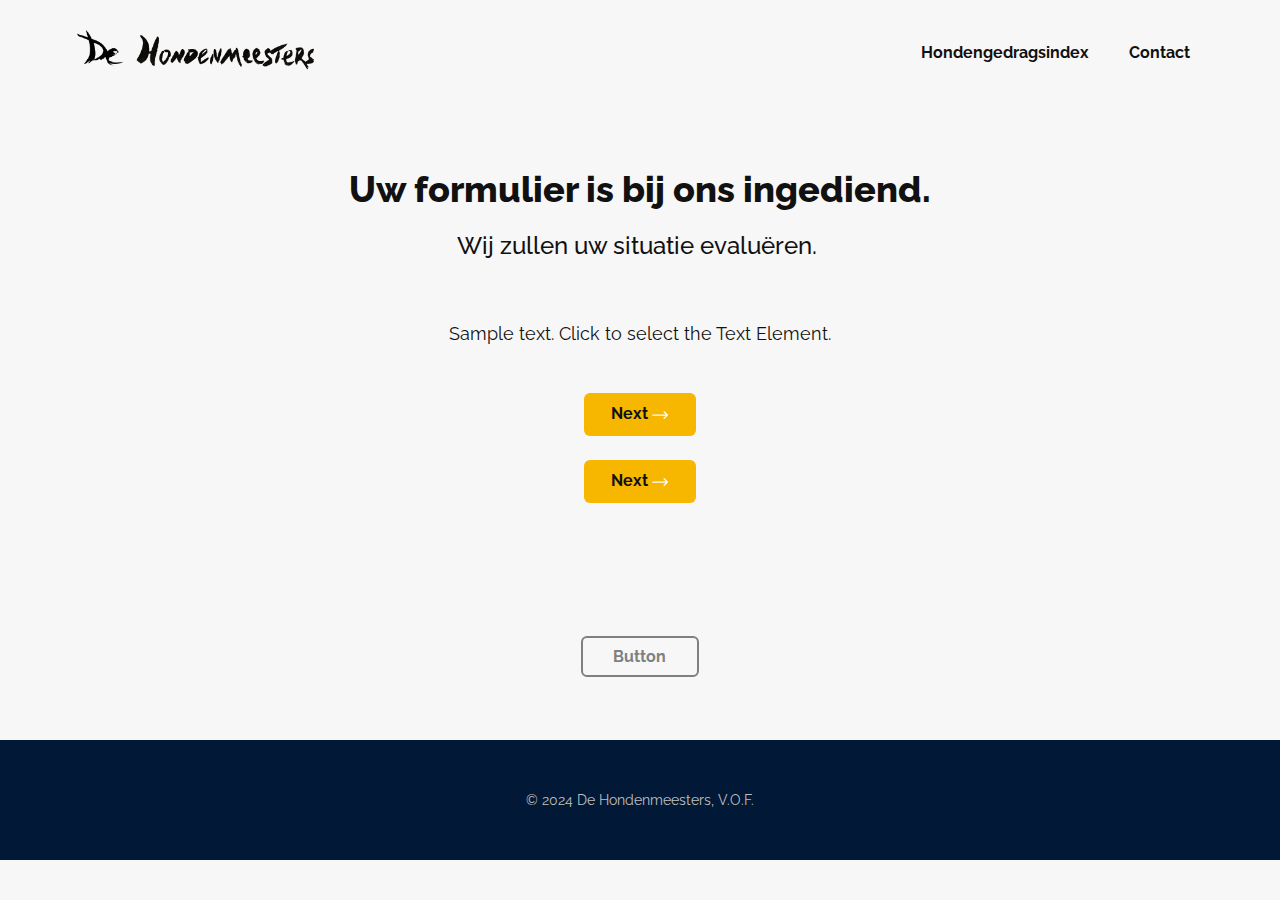
<file: en/Contactformulier-ingediend.html>
<!DOCTYPE html>
<html style="font-size: 16px;" lang="nl-NL"><head>
    <meta name="viewport" content="width=device-width, initial-scale=1.0">
    <meta charset="utf-8">
    <meta name="keywords" content="">
    <meta name="description" content="">
    <title></title>
<!-- Google Tag Manager -->
    <script>(function(w,d,s,l,i){w[l]=w[l]||[];w[l].push({'gtm.start':
    new Date().getTime(),event:'gtm.js'});var f=d.getElementsByTagName(s)[0],
    j=d.createElement(s),dl=l!='dataLayer'?'&l='+l:'';j.async=true;j.src=
    'https://www.googletagmanager.com/gtm.js?id='+i+dl;f.parentNode.insertBefore(j,f);
    })(window,document,'script','dataLayer','GTM-PW8QS8K');</script>
    <!-- End Google Tag Manager -->
    <link rel="stylesheet" href="../nicepage.css" media="screen">
<link rel="stylesheet" href="../Contactformulier-ingediend.css" media="screen">
    <script class="u-script" type="text/javascript" src="../jquery.js" defer=""></script>
    <script class="u-script" type="text/javascript" src="../nicepage.js" defer=""></script>
    <meta name="generator" content="Nicepage 6.2.1, nicepage.com">
    <script async="async" src="https://www.googletagmanager.com/gtag/js?id=G-TG863QR2G8"></script>
    <script> window.dataLayer = window.dataLayer || [];
  function gtag(){dataLayer.push(arguments);}
  gtag('js', new Date());
  gtag('config', 'G-TG863QR2G8'); </script>
    <script> (function(h,o,t,j,a,r){
        h.hj=h.hj||function(){(h.hj.q=h.hj.q||[]).push(arguments)};
        h._hjSettings={hjid:3802335,hjsv:6};
        a=o.getElementsByTagName('head')[0];
        r=o.createElement('script');r.async=1;
        r.src=t+h._hjSettings.hjid+j+h._hjSettings.hjsv;
        a.appendChild(r);
    })(window,document,'https://static.hotjar.com/c/hotjar-','.js?sv='); </script>
    <link rel="icon" href="../images/favicon1.png">
    <link id="u-theme-google-font" rel="stylesheet" href="https://fonts.googleapis.com/css?family=Raleway:100,100i,200,200i,300,300i,400,400i,500,500i,600,600i,700,700i,800,800i,900,900i">
    
    
    
    
    
    <script type="application/ld+json">{
		"@context": "http://schema.org",
		"@type": "Organization",
		"name": "Hondenmeesters",
		"logo": "../images/Hondenmeesters.png"
}</script>
    <meta name="theme-color" content="#404040">
    <meta property="og:title" content="Contactformulier ingediend">
    <meta property="og:description" content="Gedragsdeskundigen gespecialiseerd in probleemgedrag. Ervaring met agressie, verlatingsangst, blaffen, springen, en meer. Geen uurtarief, uw situatie centraal, en gericht op vaardigheid. Operatief omgeving Noord-Holland, Utrecht, Zuid-Holland—actief in Hoorn, Alkmaar, Medemblik, Den Helder. Neem contact met ons op voor advies voor uw situatie.
Bekijk de hondengedragsindex voor verder advies over veelvoorkomend probleemgedrag bij honden.">
    <meta property="og:type" content="website">
  </head>
  <body data-path-to-root="../" data-include-products="false" class="u-body u-palette-3-base u-xl-mode" data-lang="en"><!-- Google Tag Manager (noscript) -->
    <noscript><iframe src="https://www.googletagmanager.com/ns.html?id=GTM-PW8QS8K" height="0" width="0" style="display:none;visibility:hidden"></iframe></noscript>
<!-- End Google Tag Manager (noscript) --><header class="u-clearfix u-header u-palette-3-base u-sticky u-sticky-986b u-header" id="sec-a3c9"><div class="u-clearfix u-sheet u-valign-middle-xs u-sheet-1">
        <a href="../en/Hondenmeesters.html" class="u-image u-logo u-image-1" data-image-width="822" data-image-height="210" title="Home">
          <img src="../images/Hondenmeesters.png" class="u-logo-image u-logo-image-1">
        </a>
        <nav class="u-menu u-menu-one-level u-menu-open-right u-offcanvas u-menu-1" data-responsive-from="MD">
          <div class="menu-collapse" style="font-size: 1rem; letter-spacing: 0px; font-weight: 700;">
            <a class="u-button-style u-custom-left-right-menu-spacing u-custom-padding-bottom u-custom-text-active-color u-custom-text-color u-custom-text-hover-color u-custom-top-bottom-menu-spacing u-nav-link u-text-active-palette-1-base u-text-hover-palette-2-base" href="#"><svg class="u-svg-link" viewBox="0 0 24 24"><use xmlns:xlink="http://www.w3.org/1999/xlink" xlink:href="#menu-hamburger"></use></svg><svg class="u-svg-content" version="1.1" id="menu-hamburger" viewBox="0 0 16 16" x="0px" y="0px" xmlns:xlink="http://www.w3.org/1999/xlink" xmlns="http://www.w3.org/2000/svg">    <g>        <rect y="1" width="16" height="2"></rect>        <rect y="7" width="16" height="2"></rect>        <rect y="13" width="16" height="2"></rect>    </g></svg></a>
          </div>
          <div class="u-custom-menu u-nav-container">
            <ul class="u-nav u-unstyled u-nav-1"><li class="u-nav-item"><a class="u-button-style u-nav-link u-text-active-palette-4-base u-text-body-color u-text-hover-palette-1-base" href="https://www.hondengedragsindex.nl" target="_blank" style="padding: 10px 20px;">Hondengedragsindex</a>
</li><li class="u-nav-item"><a class="u-button-style u-nav-link u-text-active-palette-4-base u-text-body-color u-text-hover-palette-1-base" href="../en/Hondenmeesters.html#sec-b9be" style="padding: 10px 20px;">Contact</a>
</li></ul>
          </div>
          <div class="u-custom-menu u-nav-container-collapse">
            <div class="u-container-style u-inner-container-layout u-palette-3-base u-sidenav">
              <div class="u-inner-container-layout u-sidenav-overflow">
                <div class="u-menu-close"></div>
                <ul class="u-align-center u-custom-font u-heading-font u-nav u-popupmenu-items u-unstyled u-nav-2"><li class="u-nav-item"><a class="u-button-style u-nav-link" href="https://www.hondengedragsindex.nl" target="_blank">Hondengedragsindex</a>
</li><li class="u-nav-item"><a class="u-button-style u-nav-link" href="../en/Hondenmeesters.html#sec-b9be">Contact</a>
</li></ul>
              </div>
            </div>
            <div class="u-black u-menu-overlay u-opacity u-opacity-20"></div>
          </div>
        </nav>
      </div></header>
    <section class="u-clearfix u-palette-3-base u-section-1" id="sec-9b38">
      <div class="u-clearfix u-sheet u-sheet-1">
        <h3 class="u-align-center-lg u-align-center-md u-align-center-sm u-align-center-xs u-text u-text-default u-text-1">Uw formulier is bij ons ingediend.</h3>
        <h4 class="u-align-center u-text u-text-2">Wij zullen uw situatie evaluëren.&nbsp;<br>
        </h4>
      </div>
    </section>
    <section class="u-align-center u-clearfix u-palette-3-base u-section-2" id="sec-152a">
      <div class="u-clearfix u-sheet u-sheet-1">
        <p class="u-text u-text-1">Sample text. Click to select the Text Element.</p>
        <a href="https://nicepage.cloud" class="u-active-palette-4-base u-border-none u-btn u-btn-round u-button-style u-hover-palette-2-light-1 u-palette-2-base u-radius u-text-active-white u-btn-1" target="_blank">Next&nbsp;<span class="u-icon u-block-control u-text-white" data-block="274"><svg xmlns="http://www.w3.org/2000/svg" xmlns:xlink="http://www.w3.org/1999/xlink" version="1.1" xml:space="preserve" class="u-svg-content" viewBox="0 0 512 512" x="0px" y="0px" style="width: 1em; height: 1em;" data-color="#000000"><path d="M506.134,241.843c-0.006-0.006-0.011-0.013-0.018-0.019l-104.504-104c-7.829-7.791-20.492-7.762-28.285,0.068 c-7.792,7.829-7.762,20.492,0.067,28.284L443.558,236H20c-11.046,0-20,8.954-20,20c0,11.046,8.954,20,20,20h423.557 l-70.162,69.824c-7.829,7.792-7.859,20.455-0.067,28.284c7.793,7.831,20.457,7.858,28.285,0.068l104.504-104 c0.006-.006,0.011-.013,0.018-.019C513.968,262.339,513.943,249.635,506.134,241.843z"></path></svg><img></span>​</a>
        <a href="https://nicepage.cloud" class="u-active-palette-4-base u-border-none u-btn u-btn-round u-button-style u-hover-palette-2-light-1 u-palette-2-base u-radius u-text-active-white u-btn-2" target="_blank">Next&nbsp;<span class="u-icon u-block-control u-text-white" data-block="274"><svg xmlns="http://www.w3.org/2000/svg" xmlns:xlink="http://www.w3.org/1999/xlink" version="1.1" xml:space="preserve" class="u-svg-content" viewBox="0 0 512 512" x="0px" y="0px" style="width: 1em; height: 1em;" data-color="#000000"><path d="M506.134,241.843c-0.006-0.006-0.011-0.013-0.018-0.019l-104.504-104c-7.829-7.791-20.492-7.762-28.285,0.068 c-7.792,7.829-7.762,20.492,0.067,28.284L443.558,236H20c-11.046,0-20,8.954-20,20c0,11.046,8.954,20,20,20h423.557 l-70.162,69.824c-7.829,7.792-7.859,20.455-0.067,28.284c7.793,7.831,20.457,7.858,28.285,0.068l104.504-104 c0.006-.006,0.011-.013,0.018-.019C513.968,262.339,513.943,249.635,506.134,241.843z"></path></svg><img></span>​</a>
      </div>
    </section>
    <section class="u-clearfix u-palette-3-base u-section-3" id="carousel_9d01">
      <div class="u-clearfix u-sheet u-sheet-1">
        <a href="https://nicepage.com/c/fashion-beauty-website-templates" class="u-active-palette-4-base u-border-2 u-border-grey-50 u-btn u-btn-round u-button-style u-hover-grey-50 u-none u-radius u-text-grey-50 u-text-hover-white u-btn-1">Button</a>
      </div>
    </section>
    
    
    
    <footer class="u-align-center u-clearfix u-footer u-palette-4-base u-footer" id="sec-e9c0"><div class="u-clearfix u-sheet u-sheet-1">
        <p class="u-small-text u-text u-text-grey-25 u-text-variant u-text-1">​© 2024 De Hondenmeesters, V.O.F.</p>
      </div></footer>
  
</body></html>
</file>
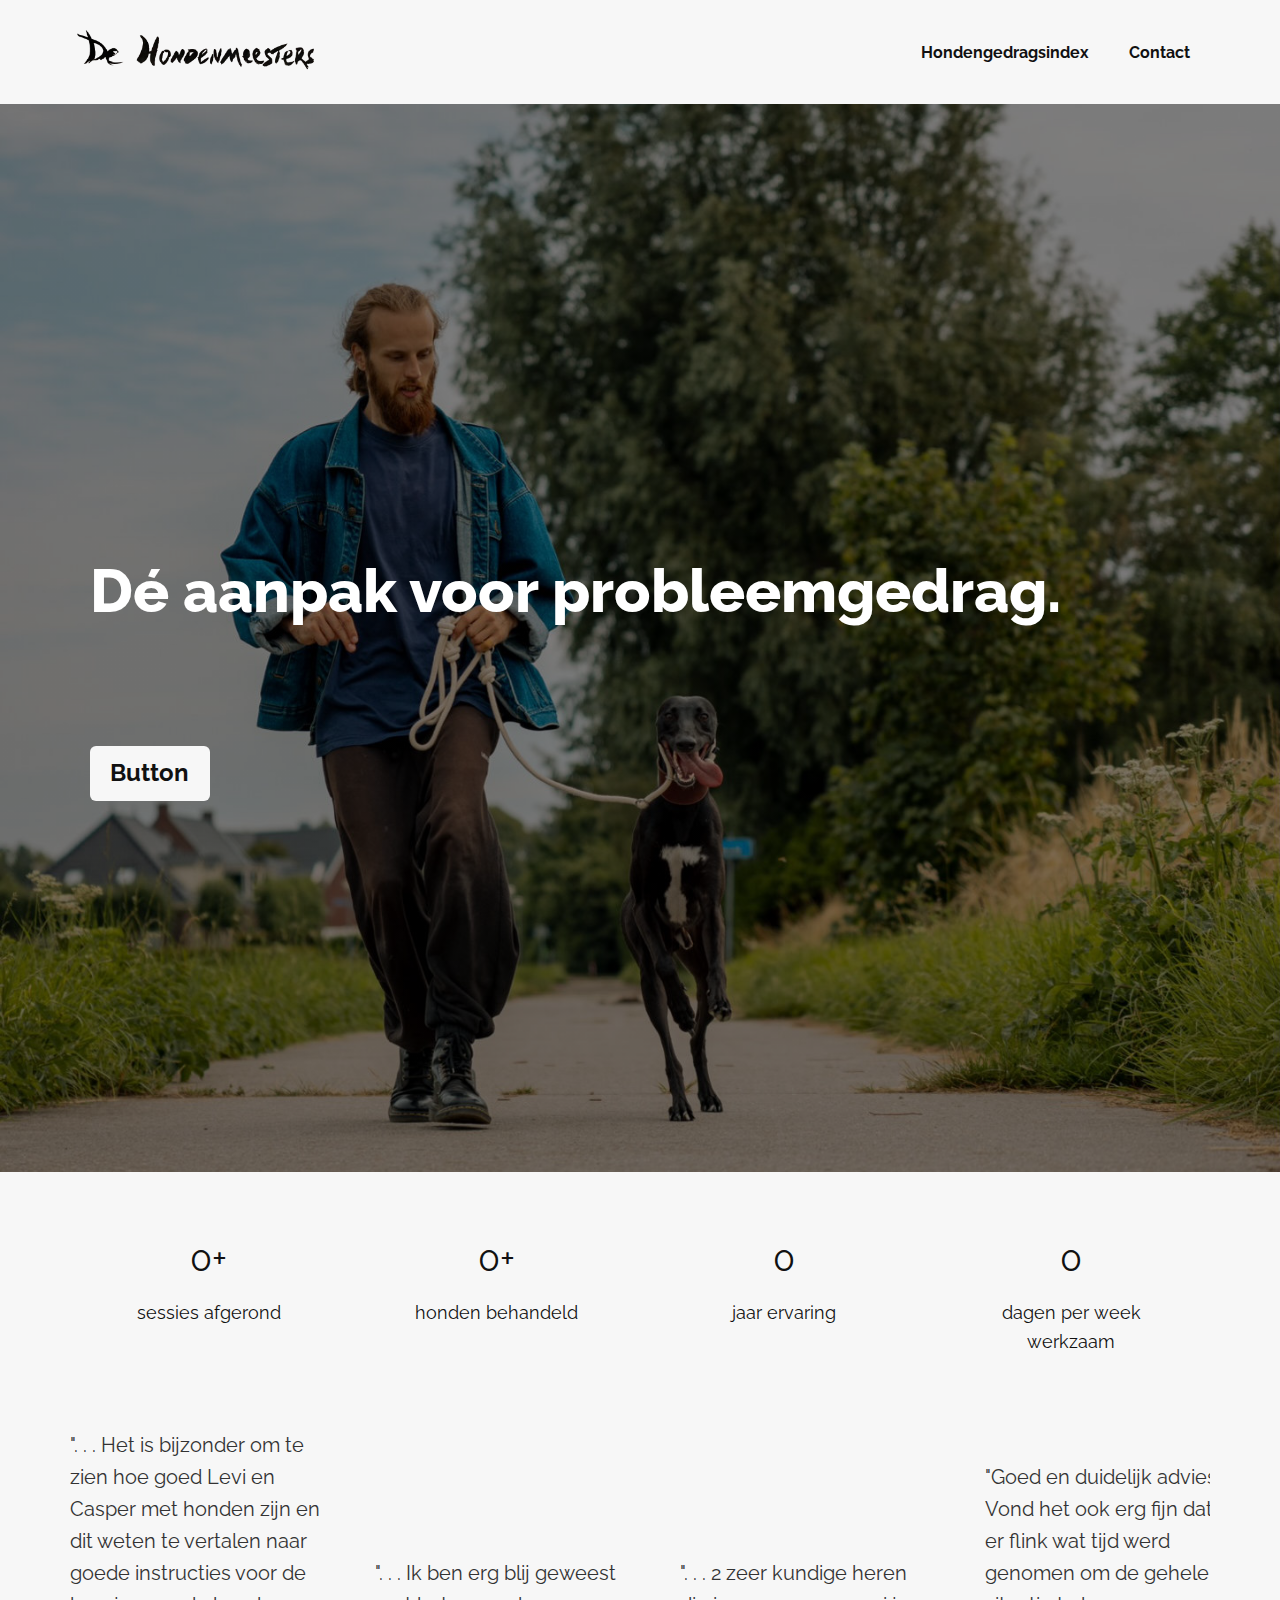
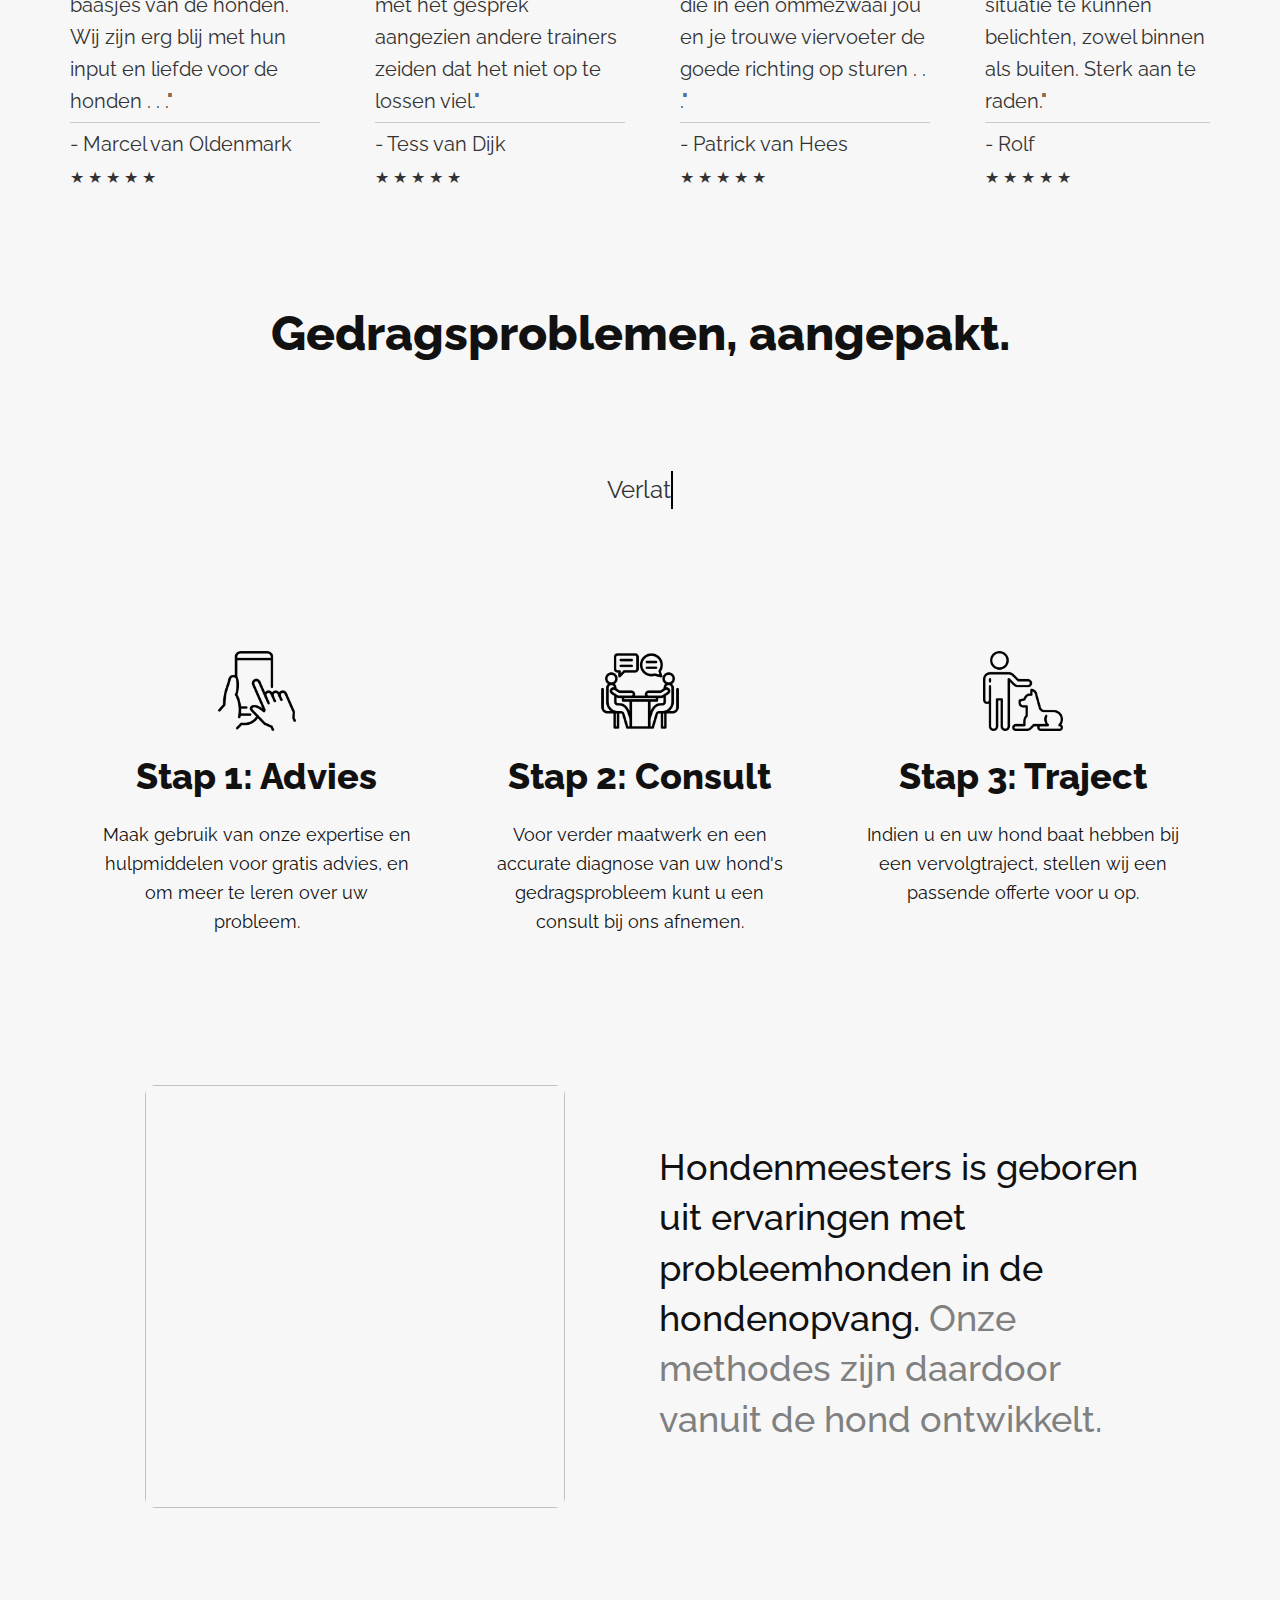
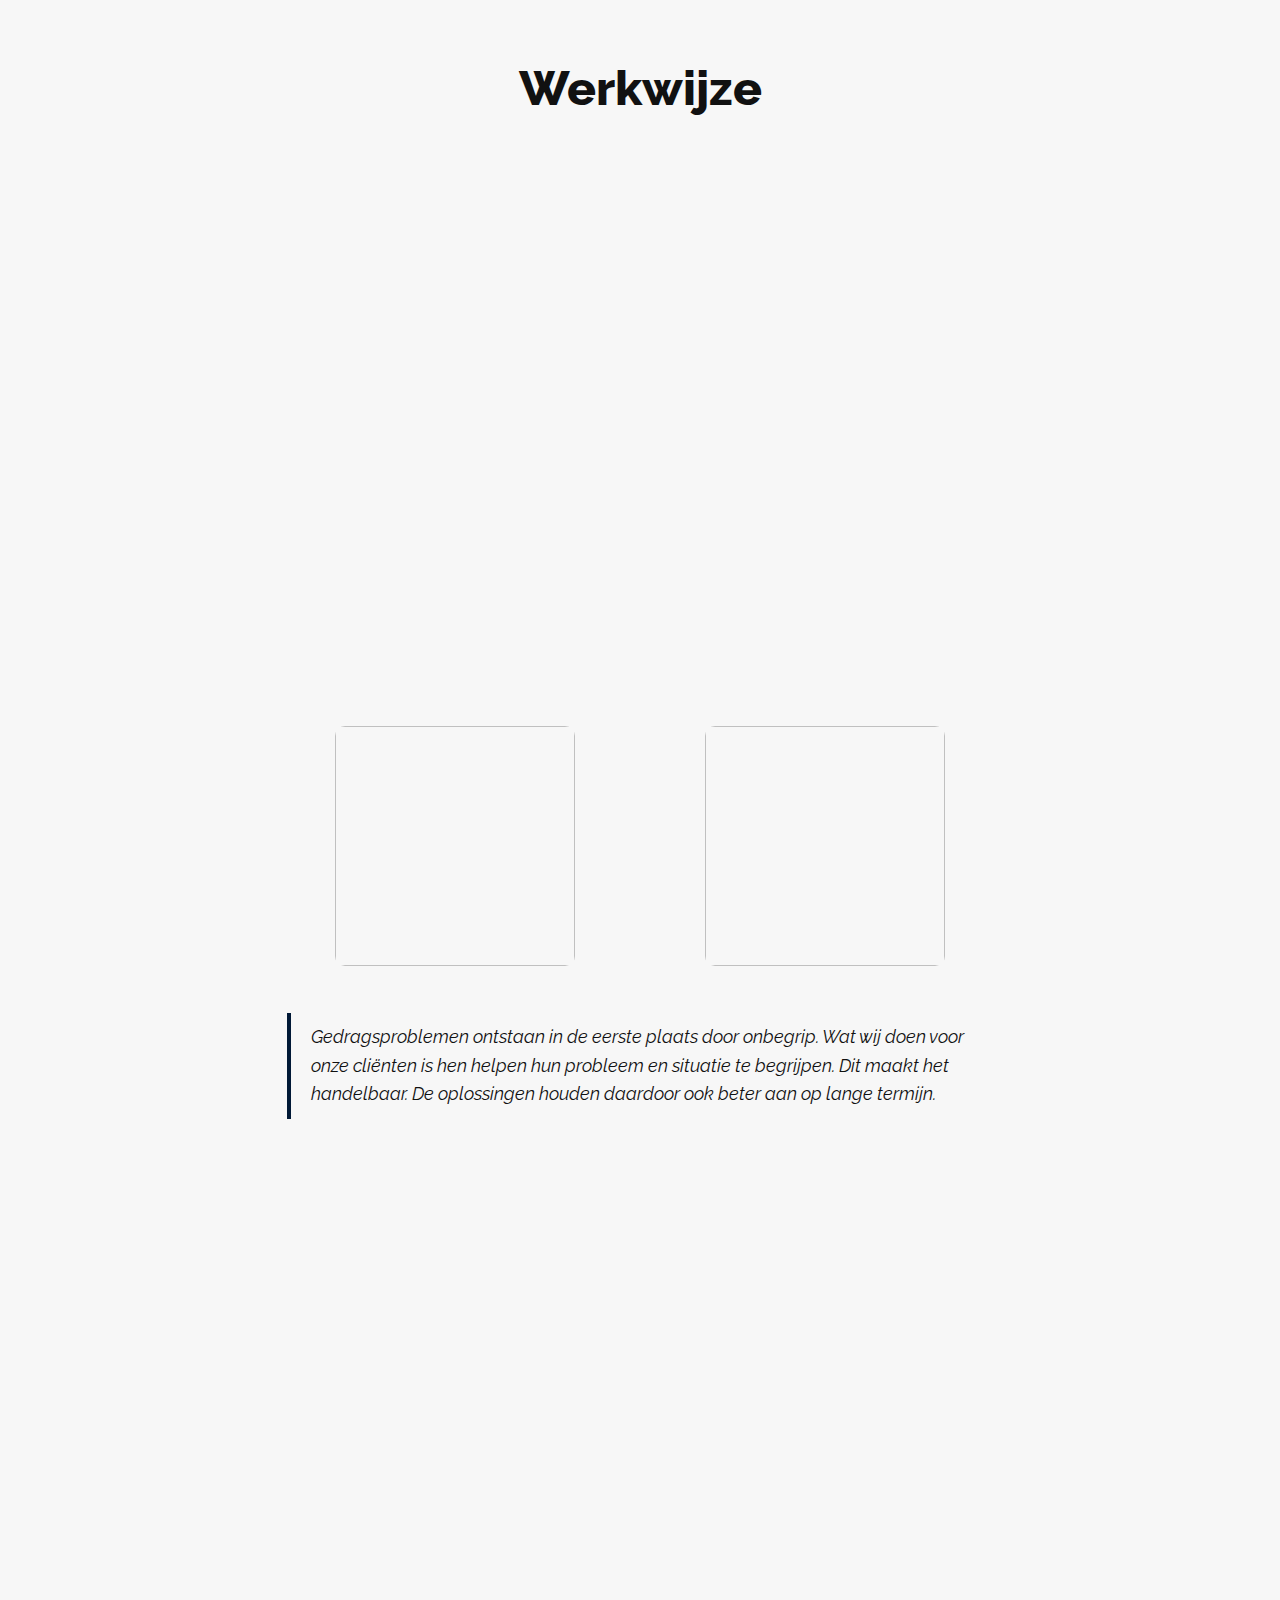
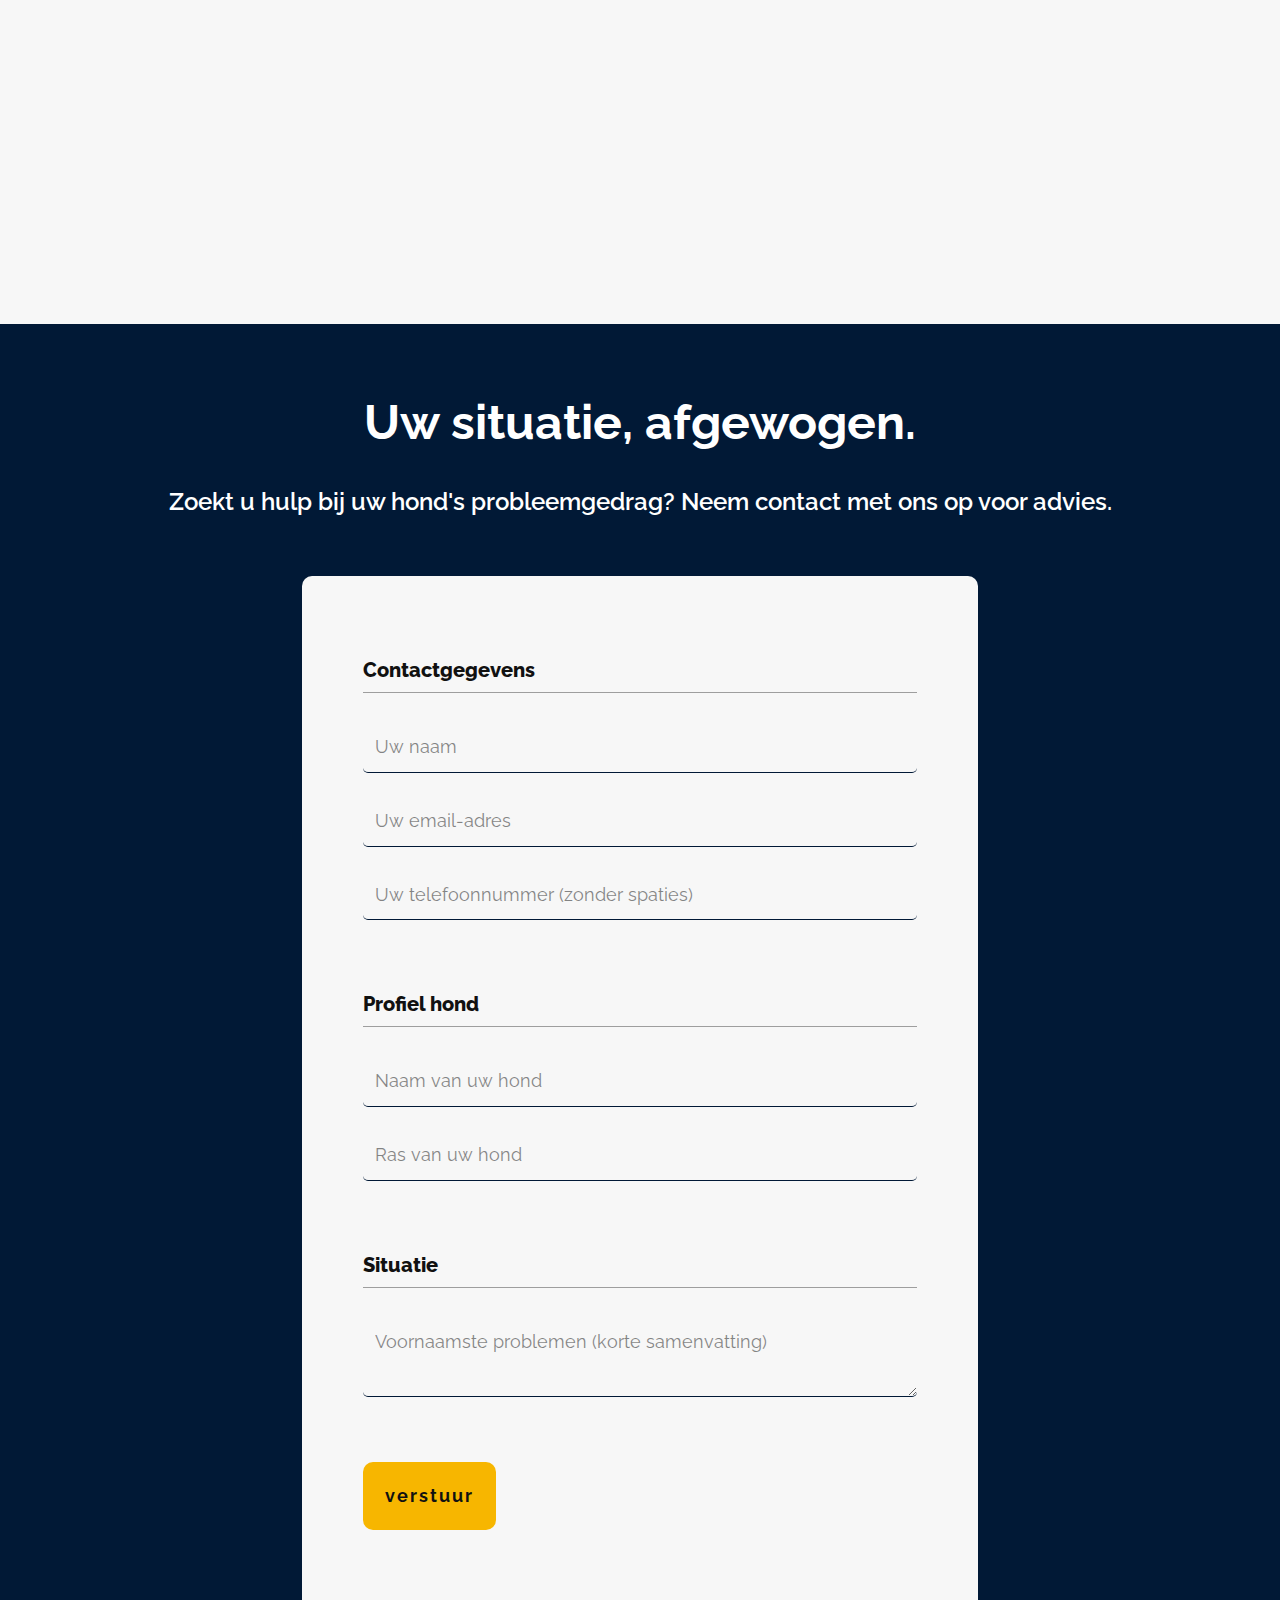
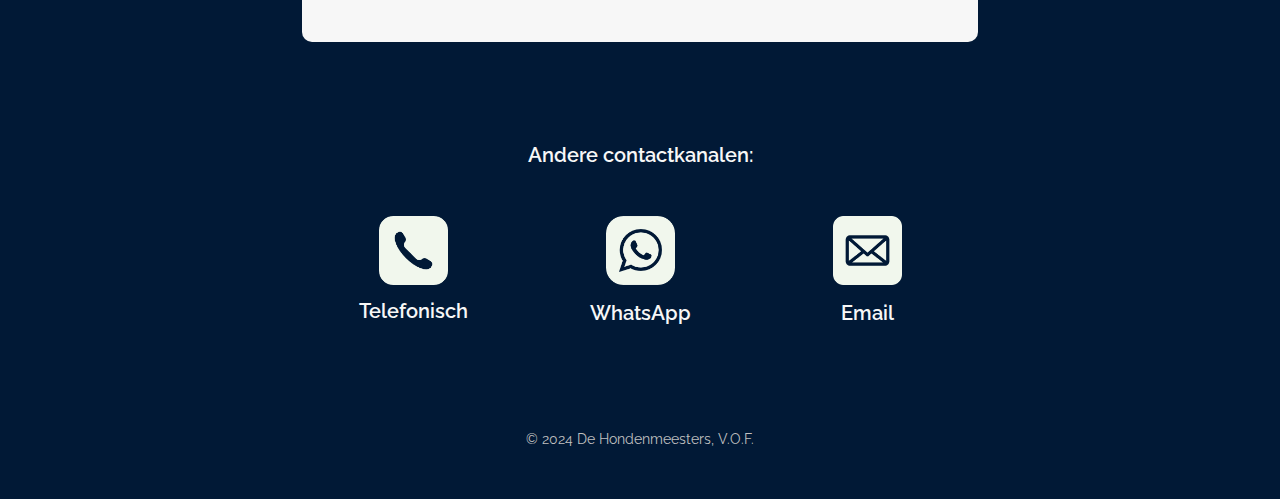
<file: en/Hondenmeesters.html>
<!DOCTYPE html>
<html style="font-size: 16px;" lang="nl-NL"><head>
    <meta name="viewport" content="width=device-width, initial-scale=1.0">
    <meta charset="utf-8">
    <meta name="keywords" content="hondentrainer, gedragsdeskundige, hondengedragstherapeut, kynoloog, uitvalgedrag, blaffen, verlatingsangst, trekken aan de lijn">
    <meta name="description" content="">
    <title>Hondenmeesters | Dé aanpak voor gedragsproblemen</title>
<!-- Google Tag Manager -->
    <script>(function(w,d,s,l,i){w[l]=w[l]||[];w[l].push({'gtm.start':
    new Date().getTime(),event:'gtm.js'});var f=d.getElementsByTagName(s)[0],
    j=d.createElement(s),dl=l!='dataLayer'?'&l='+l:'';j.async=true;j.src=
    'https://www.googletagmanager.com/gtm.js?id='+i+dl;f.parentNode.insertBefore(j,f);
    })(window,document,'script','dataLayer','GTM-PW8QS8K');</script>
    <!-- End Google Tag Manager -->
    <link rel="stylesheet" href="../nicepage.css" media="screen">
<link rel="stylesheet" href="../Hondenmeesters.css" media="screen">
    <script class="u-script" type="text/javascript" src="../jquery.js" defer=""></script>
    <script class="u-script" type="text/javascript" src="../nicepage.js" defer=""></script>
    <meta name="generator" content="Nicepage 6.2.1, nicepage.com">
    <meta name="referrer" content="origin">
    <meta property="og:title" content="Hondenmeesters | Dé aanpak voor probleemgedrag">
    <meta property="og:description" content="Gedragsdeskundigen gespecialiseerd in probleemgedrag. Ervaring met agressie, verlatingsangst, blaffen, springen, en meer. Geen uurtarief, uw situatie centraal, en gericht op vaardigheid. Aanbevolen door dierenartsen en gedragsdeskundigen. Operatief omgeving Noord-Holland, Utrecht, Zuid-Holland—actief in Hoorn, Alkmaar, Medemblik, Den Helder. Neem contact met ons op voor advies voor uw situatie. ">
    <meta property="og:image" content="../images/hero1.jpg">
    <meta property="og:url" content="hondenmeesters.com">
    <script async="async" src="https://www.googletagmanager.com/gtag/js?id=G-TG863QR2G8"></script>
    <script> window.dataLayer = window.dataLayer || [];
  function gtag(){dataLayer.push(arguments);}
  gtag('js', new Date());
  gtag('config', 'G-TG863QR2G8'); </script>
    <script> (function(h,o,t,j,a,r){
        h.hj=h.hj||function(){(h.hj.q=h.hj.q||[]).push(arguments)};
        h._hjSettings={hjid:3802335,hjsv:6};
        a=o.getElementsByTagName('head')[0];
        r=o.createElement('script');r.async=1;
        r.src=t+h._hjSettings.hjid+j+h._hjSettings.hjsv;
        a.appendChild(r);
    })(window,document,'https://static.hotjar.com/c/hotjar-','.js?sv='); </script>
    
    <link rel="icon" href="../images/favicon1.png">
    <link id="u-theme-google-font" rel="stylesheet" href="https://fonts.googleapis.com/css?family=Raleway:100,100i,200,200i,300,300i,400,400i,500,500i,600,600i,700,700i,800,800i,900,900i">
    
    
    
    
    
    
    
    
    
    
    
    
    
    
    
    
    
    <script type="application/ld+json">{
		"@context": "http://schema.org",
		"@type": "Organization",
		"name": "Hondenmeesters",
		"logo": "../images/Hondenmeesters.png"
}</script>
    <meta name="theme-color" content="#404040">
    <meta property="og:type" content="website">
  <script>
    function gdprConfirmed() {
        return true;
    }
    function dynamicLoadScript(src) {
        var script = document.createElement('script');
        script.src = src && typeof src === 'string' ? src : 'https://www.google.com/recaptcha/api.js?render=6LdiTUkpAAAAAB69DzAXCWTbP8_-7HA06xJzA5Zq';
        script.async = true;
        document.body.appendChild(script);
        script.onload = function() {
            let event = new CustomEvent("recaptchaLoaded");
            document.dispatchEvent(event);
        };
    }
    document.addEventListener('DOMContentLoaded', function () {
        var confirmButton = document.querySelector('.u-cookies-consent .u-button-confirm');
        if (confirmButton) {
            confirmButton.onclick = dynamicLoadScript;
        }
    });
    </script>
    <script>
        document.addEventListener("DOMContentLoaded", function(){
            if (!gdprConfirmed()) {
                return;
            }
            dynamicLoadScript();
        });
    </script>
    <script>
        document.addEventListener("recaptchaLoaded", function() {
            if (!gdprConfirmed()) {
                return;
            }
            (function (grecaptcha, sitekey, actions) {
                var recaptcha = {
                    execute: function (action, submitFormCb) {
                        try {
                            grecaptcha.execute(
                                sitekey,
                                {action: action}
                            ).then(function (token) {
                                var forms = document.getElementsByTagName('form');

                                for (var i = 0; i < forms.length; i++) {
                                    var fields = forms[i].getElementsByTagName('input');

                                    for (var j = 0; j < fields.length; j++) {
                                        var field = fields[j];

                                        if ('recaptchaResponse' === field.getAttribute('name')) {
                                            field.setAttribute('value', token);
                                            break;
                                        }
                                    }
                                }
                                submitFormCb();
                            });
                        } catch (e) {
                            var formError = document.querySelector('.u-form-send-error');

                            if (formError) {
                                formError.innerText = 'Site Owner Error: ' + e.message.replace(/:[\s\S]*/, '');
                                formError.style.display = 'block';
                            }
                        }
                    },

                    executeContact: function (submitFormCb) {
                        recaptcha.execute(actions['contact'], submitFormCb);
                    }
                };

                window.recaptchaObject = recaptcha;
            })(
                grecaptcha,
                
                '6LdiTUkpAAAAAB69DzAXCWTbP8_-7HA06xJzA5Zq',
                {'contact': 'contact'}
            );
        });
    </script>
</head>
  <body data-path-to-root="../" data-include-products="false" class="u-body u-palette-3-base u-xl-mode" data-lang="en"><!-- Google Tag Manager (noscript) -->
    <noscript><iframe src="https://www.googletagmanager.com/ns.html?id=GTM-PW8QS8K" height="0" width="0" style="display:none;visibility:hidden"></iframe></noscript>
<!-- End Google Tag Manager (noscript) --><header class="u-clearfix u-header u-palette-3-base u-sticky u-sticky-986b u-header" id="sec-a3c9"><div class="u-clearfix u-sheet u-valign-middle-xs u-sheet-1">
        <a href="../en/Hondenmeesters.html" class="u-image u-logo u-image-1" data-image-width="822" data-image-height="210" title="Home">
          <img src="../images/Hondenmeesters.png" class="u-logo-image u-logo-image-1">
        </a>
        <nav class="u-menu u-menu-one-level u-menu-open-right u-offcanvas u-menu-1" data-responsive-from="MD">
          <div class="menu-collapse" style="font-size: 1rem; letter-spacing: 0px; font-weight: 700;">
            <a class="u-button-style u-custom-left-right-menu-spacing u-custom-padding-bottom u-custom-text-active-color u-custom-text-color u-custom-text-hover-color u-custom-top-bottom-menu-spacing u-nav-link u-text-active-palette-1-base u-text-hover-palette-2-base" href="#"><svg class="u-svg-link" viewBox="0 0 24 24"><use xmlns:xlink="http://www.w3.org/1999/xlink" xlink:href="#menu-hamburger"></use></svg><svg class="u-svg-content" version="1.1" id="menu-hamburger" viewBox="0 0 16 16" x="0px" y="0px" xmlns:xlink="http://www.w3.org/1999/xlink" xmlns="http://www.w3.org/2000/svg">    <g>        <rect y="1" width="16" height="2"></rect>        <rect y="7" width="16" height="2"></rect>        <rect y="13" width="16" height="2"></rect>    </g></svg></a>
          </div>
          <div class="u-custom-menu u-nav-container">
            <ul class="u-nav u-unstyled u-nav-1"><li class="u-nav-item"><a class="u-button-style u-nav-link u-text-active-palette-4-base u-text-body-color u-text-hover-palette-1-base" href="https://www.hondengedragsindex.nl" target="_blank" style="padding: 10px 20px;">Hondengedragsindex</a>
</li><li class="u-nav-item"><a class="u-button-style u-nav-link u-text-active-palette-4-base u-text-body-color u-text-hover-palette-1-base" href="../en/Hondenmeesters.html#sec-b9be" style="padding: 10px 20px;">Contact</a>
</li></ul>
          </div>
          <div class="u-custom-menu u-nav-container-collapse">
            <div class="u-container-style u-inner-container-layout u-palette-3-base u-sidenav">
              <div class="u-inner-container-layout u-sidenav-overflow">
                <div class="u-menu-close"></div>
                <ul class="u-align-center u-custom-font u-heading-font u-nav u-popupmenu-items u-unstyled u-nav-2"><li class="u-nav-item"><a class="u-button-style u-nav-link" href="https://www.hondengedragsindex.nl" target="_blank">Hondengedragsindex</a>
</li><li class="u-nav-item"><a class="u-button-style u-nav-link" href="../en/Hondenmeesters.html#sec-b9be">Contact</a>
</li></ul>
              </div>
            </div>
            <div class="u-black u-menu-overlay u-opacity u-opacity-20"></div>
          </div>
        </nav>
      </div></header>
    <section class="u-align-left u-clearfix u-image u-shading lazyload u-section-1" src="" id="sec-794c" data-image-width="1448" data-image-height="1438" data-bg="url(&quot;../images/hero1.jpg?rand=ee45&quot;)">
      <div class="custom-expanded u-container-style u-group u-shape-rectangle u-group-1">
        <div class="u-container-layout u-container-layout-1">
          <h1 class="u-text u-title u-text-1" data-animation-out="0">Dé aanpak voor probleemgedrag.</h1>
        </div>
      </div>
      <div class="custom-expanded u-container-style u-group u-shape-rectangle u-group-2">
        <div class="u-container-layout u-container-layout-2">
          <a href="https://nicepage.cc" class="u-border-none u-btn u-btn-round u-button-style u-hover-grey-15 u-palette-3-base u-radius u-text-body-color u-text-hover-black u-btn-1">Button</a>
        </div>
      </div>
      <div class="u-clearfix u-custom-html u-expanded-width u-custom-html-1">
        <div id="custom-popup-container">
          <style> #custom-popup-container {
            font-family: 'Raleway', sans-serif;
            position: absolute; /* Changed from fixed to absolute */
            right: -100%; /* Start off-screen to the right */
            bottom: 20px;
            width: 250px;
            background-color: #f7f7f7;
            border-radius: 6px 0px 0px 6px; /* top-left, top-right, bottom-right, bottom-left */
            padding: 10px;
            box-shadow: 0px 0px 10px rgba(0,0,0,0.1);
            transition: right 1.5s ease-out; /* Smooth transition for sliding in */
            z-index: 10; /* Ensure it appears above other content */
        }
        #custom-popup-container.show {
            right: 0px; /* Slide in to 0px from the right edge */
        }
        .custom-popup-text {
            color: #333;
            font-size: 14px;
        }
        @media screen and (min-width: 576px) and (max-width: 767px) {
            #custom-popup-container {
                /* Styles for landscape phones and small tablets */
                width: 300px; /* Example: moderate width for these devices */
                padding: 14px;
                margin-top: 64px;
            }
            #custom-popup-container.show {
                right: 0px; /* Slide in to 0px from the right edge */
            }
            .custom-popup-text {
                font-size: 16px; /* Example: slightly larger text */
                /* More styles as needed */
            }
        }
        /* Media query for desktop screens */
        @media screen and (min-width: 768px) {
            #custom-popup-container {
                /* Desktop specific styles here */
                width: 400px; /* Example: wider popup for desktop */
                padding: 16px;
            }
            #custom-popup-container.show {
                right: 0px; /* Slide in to 0px from the right edge */
            }
            .custom-popup-text {
                font-size: 18px; /* Example: larger text for desktop */
                /* More desktop-specific text styles as needed */
            }
        } </style>
          <div class="custom-popup-text">
            <em>Aanbevolen door dierenartsen</em>
          </div>
        </div>
        <script> // Function to show the popup
    function showPopup() {
        const popup = document.getElementById('custom-popup-container');
        popup.classList.add('show');
    }
    // Call the function after a delay (e.g., 2 seconds after page load)
    window.onload = function() {
        setTimeout(showPopup, 1000);
    }; </script>
      </div>
    </section>
    <section class="u-clearfix u-hidden-md u-hidden-sm u-hidden-xs u-palette-3-base u-section-2" id="sec-e99a">
      <div class="u-clearfix u-sheet u-valign-middle u-sheet-1">
        <div class="u-expanded-width u-list u-list-1">
          <div class="u-repeater u-repeater-1">
            <div class="u-align-center u-container-style u-list-item u-repeater-item">
              <div class="u-container-layout u-similar-container u-container-layout-1">
                <h1 class="u-text u-title u-text-1" data-animation-name="counter" data-animation-event="scroll" data-animation-duration="3000">100+</h1>
                <p class="u-text u-text-2">sessies afgerond</p>
              </div>
            </div>
            <div class="u-align-center u-container-style u-list-item u-repeater-item">
              <div class="u-container-layout u-similar-container u-container-layout-2">
                <h1 class="u-text u-title u-text-3" data-animation-name="counter" data-animation-event="scroll" data-animation-duration="3000">1000+</h1>
                <p class="u-text u-text-4">honden behandeld</p>
              </div>
            </div>
            <div class="u-align-center u-container-style u-list-item u-repeater-item">
              <div class="u-container-layout u-similar-container u-container-layout-3">
                <h1 class="u-text u-title u-text-5" data-animation-name="counter" data-animation-event="scroll" data-animation-duration="3000">8</h1>
                <p class="u-text u-text-6">jaar ervaring</p>
              </div>
            </div>
            <div class="u-align-center u-container-style u-list-item u-repeater-item">
              <div class="u-container-layout u-similar-container u-container-layout-4">
                <h1 class="u-text u-title u-text-7" data-animation-name="counter" data-animation-event="scroll" data-animation-duration="3000">7</h1>
                <p class="u-text u-text-8">dagen per week werkzaam</p>
              </div>
            </div>
          </div>
        </div>
      </div>
    </section>
    <section class="u-clearfix u-hidden-lg u-hidden-sm u-hidden-xl u-hidden-xs u-section-3" id="carousel_1622">
      <div class="u-clearfix u-sheet u-valign-middle u-sheet-1">
        <div class="u-expanded-width u-list u-list-1">
          <div class="u-repeater u-repeater-1">
            <div class="u-align-center u-container-style u-list-item u-repeater-item">
              <div class="u-container-layout u-similar-container u-container-layout-1">
                <h1 class="u-text u-title u-text-1" data-animation-name="counter" data-animation-event="scroll" data-animation-duration="3000">100+</h1>
                <p class="u-text u-text-2">sessies afgerond</p>
              </div>
            </div>
            <div class="u-align-center u-container-style u-list-item u-repeater-item">
              <div class="u-container-layout u-similar-container u-container-layout-2">
                <h1 class="u-text u-title u-text-3" data-animation-name="counter" data-animation-event="scroll" data-animation-duration="3000">1000+</h1>
                <p class="u-text u-text-4">honden behandeld</p>
              </div>
            </div>
            <div class="u-align-center u-container-style u-list-item u-repeater-item">
              <div class="u-container-layout u-similar-container u-container-layout-3">
                <h1 class="u-text u-title u-text-5" data-animation-name="counter" data-animation-event="scroll" data-animation-duration="3000">8</h1>
                <p class="u-text u-text-6">jaar ervaring</p>
              </div>
            </div>
          </div>
        </div>
      </div>
    </section>
    <section class="u-clearfix u-hidden-lg u-hidden-md u-hidden-xl u-hidden-xs u-section-4" id="carousel_0e25">
      <div class="u-clearfix u-sheet u-valign-middle u-sheet-1">
        <div class="u-expanded-width u-list u-list-1">
          <div class="u-repeater u-repeater-1">
            <div class="u-align-center u-container-style u-list-item u-repeater-item">
              <div class="u-container-layout u-similar-container u-container-layout-1">
                <h1 class="u-text u-title u-text-1" data-animation-name="counter" data-animation-event="scroll" data-animation-duration="3000">100+</h1>
                <p class="u-text u-text-2">sessies afgerond</p>
              </div>
            </div>
            <div class="u-align-center u-container-style u-list-item u-repeater-item">
              <div class="u-container-layout u-similar-container u-container-layout-2">
                <h1 class="u-text u-title u-text-3" data-animation-name="counter" data-animation-event="scroll" data-animation-duration="3000">1000+</h1>
                <p class="u-text u-text-4">honden behandeld</p>
              </div>
            </div>
            <div class="u-align-center u-container-style u-list-item u-repeater-item">
              <div class="u-container-layout u-similar-container u-container-layout-3">
                <h1 class="u-text u-title u-text-5" data-animation-name="counter" data-animation-event="scroll" data-animation-duration="3000">8</h1>
                <p class="u-text u-text-6">jaar ervaring</p>
              </div>
            </div>
          </div>
        </div>
      </div>
    </section>
    <section class="u-clearfix u-palette-3-base u-section-5" id="carousel_c4f3">
      <div class="u-clearfix u-sheet u-sheet-1">
        <div class="u-clearfix u-custom-html u-expanded-width u-custom-html-1">
          <div id="levi-review-animation-block">
            <style> /* Style the scrollbar track (background) */
        #levi-review-animation-block::-webkit-scrollbar-track {
            background-color: transparent; /* or any color you want */
            border-radius: 10px;
            margin-block: 10px; /* Creates space above and below the track */
        }
        /* Style the scrollbar thumb (the part that you drag) */
        #levi-review-animation-block::-webkit-scrollbar-thumb {
            background-color: #b3b3b3; /* or any color you want */
            border-radius: 10px;
            border: 4px solid transparent; /* Creates padding around the thumb */
            background-clip: content-box; /* Ensures the padding doesn't affect the color */
        }
        /* Define the width or height of the scrollbar */
        #levi-review-animation-block::-webkit-scrollbar {
            height: 12px; /* or any size you want */
        }
        #levi-review-animation-block {
            font-family: 'Raleway', sans-serif;
            font-size: 20px;
            color: #333;
            overflow-x: auto; /* Enables horizontal scrolling */
            white-space: nowrap; /* Ensures items are in a single line */
            width: 100%;
            box-sizing: border-box;
            margin-bottom: 20px;
        }
        .levi-review-ticker {
            padding-bottom: 20px; /* Adjust this value as needed */
            box-sizing: content-box; /* This ensures the padding does not affect the width of the ticker */
            display: inline-block; /* Align items in a single row */
        }
        .levi-review-item {
            padding-bottom: 20px; /* Adjust this value as needed */
            box-sizing: content-box; /* This ensures the padding does not affect the width of the ticker */
            display: inline-block; /* Use inline-block for horizontal alignment */
            max-width: 250px; /* Maximum width for each review */
            margin-right: 50px; /* Space between reviews */
            text-align: left;
            vertical-align: bottom; /* Align the content to the top */
            white-space: normal; /* Allow text wrapping inside each review */
            margin-top: 32px;
        }
        .levi-review-text, .review-rating {
            display: block; /* Makes the text appear above the name */
        }
        .levi-review-text {
            border-bottom: 1px solid #ccc; /* Horizontal line below the review text */
            margin-bottom: 5px; /* Space between the text and the line */
            padding-bottom: 5px; /* Space between the text and the line */
        }
        .levi-review-rating {
            font-size: 16px; /* Smaller font size for rating */
            margin-top: 5px; /* Space between the name and the rating */
        } </style>
            <div class="levi-review-ticker" id="levireviewTicker">
              <span class="levi-review-item">
                <span class="levi-review-text">". . . Het is bijzonder om te zien hoe goed Levi en Casper met honden zijn en dit weten te vertalen naar goede instructies voor de baasjes van de honden. Wij zijn erg blij met hun input en liefde voor de honden . . ."</span> - Marcel van Oldenmark <br>
                <span class="levi-review-rating">★ ★ ★ ★ ★</span>
              </span>
              <span class="levi-review-item">
                <span class="levi-review-text">". . . Ik ben erg blij geweest met het gesprek aangezien andere trainers zeiden dat het niet op te lossen viel."</span> - Tess van Dijk <br>
                <span class="levi-review-rating">★ ★ ★ ★ ★</span>
              </span>
              <span class="levi-review-item">
                <span class="levi-review-text">". . . 2 zeer kundige heren die in een ommezwaai jou en je trouwe viervoeter de goede richting op sturen . . ."</span> - Patrick van Hees <br>
                <span class="levi-review-rating">★ ★ ★ ★ ★</span>
              </span>
              <span class="levi-review-item">
                <span class="levi-review-text">"Goed en duidelijk advies. Vond het ook erg fijn dat er flink wat tijd werd genomen om de gehele situatie te kunnen belichten, zowel binnen als buiten. Sterk aan te raden."</span> - Rolf <br>
                <span class="levi-review-rating">★ ★ ★ ★ ★</span>
              </span>
              <span class="levi-review-item">
                <span class="levi-review-text">". . . ze stoppen pas als het (realistische) doel behaald is . . ."</span> - Eefje Fehres <br>
                <span class="levi-review-rating">★ ★ ★ ★ ★</span>
              </span>
              <span class="levi-review-item">
                <span class="levi-review-text">"De hondenmeesters hebben mijn hond en mij goed geholpen met duidelijk advies. <br> Wij zijn zeer tevreden!"
                </span> - Hans Donk <br>
                <span class="levi-review-rating">★ ★ ★ ★ ★</span>
              </span>
            </div>
          </div>
        </div>
      </div>
    </section>
    <section class="u-clearfix u-palette-3-base u-section-6" id="sec-055c">
      <div class="u-clearfix u-sheet u-sheet-1">
        <h2 class="u-align-center u-text u-text-1">Gedragsproblemen, aangepakt.</h2>
        <div class="custom-expanded u-align-center u-clearfix u-custom-html u-custom-html-1">
          <div id="text-animation-block">
            <div id="text-animation-container">
              <p>&nbsp;</p><!-- Initialized with a non-breaking space -->
            </div>
            <script> (function() {
            const textPrompts = ["Verlatingsangst", "Trekken aan de lijn", "Overmatig blaffen", "Uitvalgedrag", "Agressie", "Bezittelijkheid", "Baknijd", "Bijtneigingen"];
            const container = document.querySelector("#text-animation-block #text-animation-container p");
            let currentPrompt = 0;
            let letterCount = 0;
            let reverse = false;
            let pauseDuration = 1000; // Pause duration when text is fully typed
            let lastUpdate = Date.now();
            function updateText() {
                let now = Date.now();
                let delta = now - lastUpdate;
                if (reverse) {
                    if (letterCount === 0) {
                        container.textContent = '\u00A0'; // Display a non-breaking space when no prompt is visible
                        currentPrompt = (currentPrompt + 1) % textPrompts.length;
                        reverse = false;
                        lastUpdate = now;
                    } else if (delta > 50) { // Backspacing speed
                        letterCount--;
                        lastUpdate = now;
                    }
                } else {
                    if (letterCount === textPrompts[currentPrompt].length) {
                        if (delta > pauseDuration) {
                            reverse = true;
                            lastUpdate = now;
                        }
                    } else if (delta > 100) { // Typing speed
                        letterCount++;
                        lastUpdate = now;
                    }
                }
                if (letterCount > 0) {
                    container.textContent = textPrompts[currentPrompt].substr(0, letterCount);
                }
            }
            setInterval(updateText, 50); // Interval for checking updates
        })(); </script>
          </div>
        </div>
      </div>
    </section>
    <section class="u-align-center u-clearfix u-palette-3-base u-section-7" id="sec-1d6a">
      <div class="u-align-left u-clearfix u-sheet u-valign-middle u-sheet-1">
        <div class="u-expanded-width u-list u-list-1">
          <div class="u-repeater u-repeater-1">
            <div class="u-container-style u-list-item u-repeater-item">
              <div class="u-container-layout u-similar-container u-container-layout-1"><span class="u-file-icon u-icon u-icon-1"><img src="../images/4121823.png" alt=""></span>
                <h3 class="u-align-center u-text u-text-default u-text-1">Stap 1: Advies</h3>
                <p class="u-align-center u-text u-text-2">Maak gebruik van onze expertise en hulpmiddelen voor gratis advies, en om meer te leren over uw probleem.</p>
              </div>
            </div>
            <div class="u-align-center u-container-style u-list-item u-repeater-item">
              <div class="u-container-layout u-similar-container u-container-layout-2"><span class="u-file-icon u-icon u-icon-2"><img src="../images/8915767.png" alt=""></span>
                <h3 class="u-align-center u-text u-text-default u-text-3">Stap 2: Consult</h3>
                <p class="u-align-center u-text u-text-4">Voor verder maatwerk en een accurate diagnose van uw hond's gedragsprobleem kunt u een consult bij ons afnemen.</p>
              </div>
            </div>
            <div class="u-container-style u-list-item u-repeater-item">
              <div class="u-container-layout u-similar-container u-container-layout-3"><span class="u-file-icon u-icon u-icon-3"><img src="../images/6401099.png" alt=""></span>
                <h3 class="u-align-center u-text u-text-default u-text-5">Stap 3: Traject</h3>
                <p class="u-align-center u-text u-text-6">Indien u en uw hond baat hebben bij een vervolgtraject, stellen wij een passende offerte voor u op.</p>
              </div>
            </div>
          </div>
        </div>
      </div>
    </section>
    <section class="u-clearfix u-palette-3-base u-section-8" id="carousel_63ae">
      <div class="u-clearfix u-sheet u-sheet-1">
        <div class="u-align-left u-container-style u-expanded-width-xs u-group u-shape-rectangle u-group-1">
          <div class="u-container-layout u-container-layout-1">
            <h3 class="u-text u-text-1"> Hondenmeesters is geboren uit ervaringen met probleemhonden in de hondenopvang. <span class="u-text-grey-50">Onze methodes zijn daardoor vanuit de hond ontwikkelt.</span>
            </h3>
          </div>
        </div>
        <div class="u-container-style u-expanded-width-xs u-group u-shape-rectangle u-group-2">
          <div class="u-container-layout u-valign-middle u-container-layout-2">
            <img class="u-image u-image-round u-radius lazyload u-image-1" alt="" data-image-width="1434" data-image-height="1442" data-src="../images/maxie1.jpeg">
          </div>
        </div>
      </div>
    </section>
    <section class="u-align-center u-clearfix u-palette-3-base u-section-9" id="sec-5aaf">
      <div class="u-clearfix u-sheet u-valign-middle-lg u-valign-middle-md u-valign-middle-xl u-sheet-1">
        <h2 class="u-text u-text-default u-text-1">Werkwijze</h2>
        <div class="u-expanded-width-xs u-list u-list-1">
          <div class="u-repeater u-repeater-1">
            <div class="u-container-style u-list-item u-repeater-item">
              <div class="u-container-layout u-similar-container u-container-layout-1"><span class="u-file-icon u-icon u-icon-circle u-palette-3-base u-icon-1" data-animation-name="customAnimationIn" data-animation-duration="500" data-animation-delay="100" data-animation-out="0"><img src="../images/4844425-3e9a0ca2.png" alt=""></span>
                <div class="u-container-style u-group u-group-1">
                  <div class="u-container-layout u-container-layout-2">
                    <h5 class="u-text u-text-2" data-animation-name="customAnimationIn" data-animation-duration="500" data-animation-delay="200" data-animation-out="0">Geen uurtarief</h5>
                    <p class="u-text u-text-3" data-animation-name="customAnimationIn" data-animation-duration="500" data-animation-delay="300" data-animation-out="0">Wij rekenen niet onze uren door, maar baseren onze prijzen op de kwaliteit de we kunnen leveren.</p>
                  </div>
                </div>
              </div>
            </div>
            <div class="u-container-style u-list-item u-repeater-item">
              <div class="u-container-layout u-similar-container u-container-layout-3"><span class="u-file-icon u-hover-feature u-icon u-icon-circle u-palette-3-base u-icon-2" data-animation-name="customAnimationIn" data-animation-duration="500" data-animation-out="0" data-animation-delay="400"><img src="../images/3110076-d4ac9a56.png" alt=""></span>
                <div class="u-container-style u-group u-video-cover u-group-2">
                  <div class="u-container-layout u-container-layout-4">
                    <h5 class="u-text u-text-default u-text-4" data-animation-name="customAnimationIn" data-animation-duration="500" data-animation-out="0" data-animation-delay="500">Geen sessielimiet</h5>
                    <p class="u-text u-text-default u-text-5" data-animation-name="customAnimationIn" data-animation-duration="500" data-animation-out="0" data-animation-delay="600">Je koopt bij ons niet een vooraf-bepaald aantal sessies, maar een begeerd resultaat.</p>
                  </div>
                </div>
              </div>
            </div>
            <div class="u-container-style u-list-item u-repeater-item">
              <div class="u-container-layout u-similar-container u-container-layout-5"><span class="u-file-icon u-icon u-icon-circle u-palette-3-base u-icon-3" data-animation-name="customAnimationIn" data-animation-duration="500" data-animation-out="0" data-animation-delay="700"><img src="../images/11466329-49b2a4ce.png" alt=""></span>
                <div class="u-container-style u-group u-video-cover u-group-3">
                  <div class="u-container-layout u-container-layout-6">
                    <h5 class="u-text u-text-default u-text-6" data-animation-name="customAnimationIn" data-animation-duration="500" data-animation-delay="800" data-animation-out="0">Gericht op vaardigheid</h5>
                    <p class="u-text u-text-default u-text-7" data-animation-name="customAnimationIn" data-animation-duration="500" data-animation-delay="900" data-animation-out="0">De manier waarop we mensen trainen is hetzelfde als de manier waarop we honden trainen: <span style="font-style: italic;">conditioneren</span>.</p>
                  </div>
                </div>
              </div>
            </div>
            <div class="u-container-style u-list-item u-repeater-item">
              <div class="u-container-layout u-similar-container u-container-layout-7"><span class="u-file-icon u-icon u-icon-circle u-palette-3-base u-icon-4" data-animation-name="customAnimationIn" data-animation-duration="500" data-animation-out="0" data-animation-delay="1000"><img src="../images/3050384-4b6de646.png" alt=""></span>
                <div class="u-container-style u-group u-video-cover u-group-4">
                  <div class="u-container-layout u-container-layout-8">
                    <h5 class="u-text u-text-default u-text-8" data-animation-name="customAnimationIn" data-animation-duration="500" data-animation-delay="1100" data-animation-out="0">Gespecialiseerd in probleemgedrag</h5>
                    <p class="u-text u-text-default u-text-9" data-animation-name="customAnimationIn" data-animation-duration="500" data-animation-delay="1200" data-animation-out="0">Voor veel van onze cliënten zijn wij het laatste redmiddel.</p>
                  </div>
                </div>
              </div>
            </div>
          </div>
        </div>
      </div>
      
    </section>
    <section class="u-clearfix u-palette-3-base u-section-10" id="carousel_fca6">
      <div class="u-clearfix u-sheet u-sheet-1">
        <div class="u-container-style u-group u-shape-rectangle u-group-1">
          <div class="u-container-layout u-valign-bottom-xs u-container-layout-1">
            <img alt="" class="u-image u-image-round u-radius lazyload u-image-1" data-image-width="1944" data-image-height="1944" data-src="../images/cas3-min1.jpeg">
            <img alt="" class="u-image u-image-round u-radius lazyload u-image-2" data-image-width="1920" data-image-height="1920" data-src="../images/levi3-min.jpeg">
          </div>
        </div>
        <blockquote class="u-border-palette-4-base u-text u-text-1">Gedragsproblemen ontstaan in de eerste plaats door onbegrip. Wat wij doen voor onze cliënten is hen helpen hun probleem en situatie te begrijpen. Dit maakt het handelbaar. De oplossingen houden daardoor ook beter aan op lange termijn.</blockquote>
        <p class="u-align-right u-text u-text-2" data-animation-name="customAnimationIn" data-animation-duration="2500" data-animation-delay="1000" data-animation-out="0">Sample text. Click to select the Text Element.</p>
      </div>
    </section>
    <section class="u-align-center u-clearfix u-palette-3-base u-section-11" id="sec-8112">
      <div class="u-clearfix u-sheet u-sheet-1">
        <div class="u-container-style u-expanded-width u-group u-shape-rectangle u-group-1">
          <div class="u-container-layout u-container-layout-1">
            <img class="u-absolute-hcenter u-expanded-height u-image u-image-contain u-image-default u-preserve-proportions lazyload u-image-1" alt="" data-image-width="2500" data-image-height="2500" data-animation-name="customAnimationIn" data-animation-duration="2000" data-animation-out="0" data-src="../images/HLogoEdited2.png">
          </div>
        </div>
        <div class="u-container-style u-expanded-width u-group u-shape-rectangle u-group-2">
          <div class="u-container-layout u-container-layout-2">
            <h2 class="u-text u-text-1" data-animation-name="customAnimationIn" data-animation-duration="2500" data-animation-delay="1000" data-animation-out="0"> Wij zijn toegewijd aan het vinden van passende oplossingen voor probleemsituaties, <span class="u-text-grey-50">en het inbrengen van blijvende veranderingen die de band tussen mens en hond bevordert.</span>
              <br>
            </h2>
          </div>
        </div>
      </div>
    </section>
    <section class="u-clearfix u-palette-4-base u-section-12" id="sec-b9be">
      <div class="u-clearfix u-sheet u-sheet-1">
        <div class="data-layout-selected u-clearfix u-expanded-width u-layout-wrap u-layout-wrap-1">
          <div class="u-layout">
            <div class="u-layout-col">
              <div class="u-align-center u-container-style u-layout-cell u-size-60 u-layout-cell-1">
                <div class="u-container-layout u-container-layout-1">
                  <h2 class="u-text u-text-1">Uw situatie, afgewogen.</h2>
                  <h4 class="u-text u-text-2">Zoekt u hulp bij uw hond's probleemgedrag? Neem contac​t met ons op voor advies.</h4>
                </div>
              </div>
            </div>
          </div>
        </div>
      </div>
    </section>
    <section class="u-clearfix u-palette-4-base u-section-13" id="sec-b100">
      <div class="u-clearfix u-sheet u-valign-middle u-sheet-1">
        <div class="u-container-style u-expanded-width-sm u-expanded-width-xs u-group u-palette-3-base u-radius u-shape-round u-group-1">
          <div class="u-container-layout u-container-layout-1">
            <div class="custom-expanded u-form u-form-1">
              <form action="https://forms.nicepagesrv.com/v2/form/process" class="u-clearfix u-form-spacing-24 u-form-vertical u-inner-form" style="padding: 24px;" source="email" name="contact_form" redirect="true" redirect-address="Contactformulier-ingediend.html">
                <h5 class="u-form-group u-form-text u-text u-text-1">Contactgegevens</h5>
                <div class="u-border-1 u-border-grey-dark-1 u-form-group u-form-line u-line u-line-horizontal u-opacity u-opacity-50 u-line-1"></div>
                <div class="u-form-group u-form-name u-label-none">
                  <label class="u-label u-label-1">Name</label>
                  <input type="text" placeholder="Uw naam" id="name-3b9a" name="client_name" class="u-border-no-left u-border-no-right u-border-no-top u-border-palette-4-base u-input u-input-rectangle u-palette-3-base u-radius u-text-body-color u-input-1" required="">
                </div>
                <div class="u-form-email u-form-group u-label-none">
                  <label class="u-label u-label-2">Email</label>
                  <input type="email" placeholder="Uw email-adres" id="email-3b9a" name="email" class="u-border-no-left u-border-no-right u-border-no-top u-border-palette-4-base u-input u-input-rectangle u-palette-3-base u-radius u-text-body-color u-input-2" required="">
                </div>
                <div class="u-form-group u-form-phone u-label-none u-form-group-5">
                  <label class="u-label u-label-3">Phone</label>
                  <input type="tel" placeholder="Uw telefoonnummer (zonder spaties)" id="phone-8cc2" name="phone" class="u-border-no-left u-border-no-right u-border-no-top u-border-palette-4-base u-input u-input-rectangle u-palette-3-base u-radius u-text-body-color u-input-3" required="">
                </div>
                <h5 class="u-form-group u-form-text u-text u-text-2">Profiel hond</h5>
                <div class="u-border-1 u-border-grey-dark-1 u-form-group u-form-line u-line u-line-horizontal u-opacity u-opacity-50 u-line-2"></div>
                <div class="u-form-group u-form-name u-label-none u-form-group-8">
                  <label class="u-label u-label-4">Name</label>
                  <input type="text" placeholder="Naam van uw hond" id="name-5411" name="dog_name" class="u-border-no-left u-border-no-right u-border-no-top u-border-palette-4-base u-input u-input-rectangle u-palette-3-base u-radius u-text-body-color u-input-4" required="">
                </div>
                <div class="u-form-group u-label-none u-form-group-9">
                  <label class="u-label u-label-5">Input</label>
                  <input type="text" placeholder="Ras van uw hond" id="text-e4c0" name="breed" class="u-border-no-left u-border-no-right u-border-no-top u-border-palette-4-base u-input u-input-rectangle u-palette-3-base u-radius u-text-body-color u-input-5" required="required">
                </div>
                <h5 class="u-form-group u-form-text u-text u-text-3">Situatie</h5>
                <div class="u-border-1 u-border-grey-dark-1 u-form-group u-form-line u-line u-line-horizontal u-opacity u-opacity-50 u-line-3"></div>
                <div class="u-form-group u-form-message u-label-none u-form-group-12">
                  <label class="u-label u-label-6">Message</label>
                  <textarea placeholder="Voornaamste problemen (korte samenvatting)" id="message-3b9a" name="main_issues" class="u-border-no-left u-border-no-right u-border-no-top u-border-palette-4-base u-input u-input-rectangle u-palette-3-base u-radius u-text-body-color u-input-6" required=""></textarea>
                </div>
                <div class="u-align-left u-form-group u-form-submit">
                  <a href="#" class="u-active-palette-4-base u-border-grey-dark-1 u-border-none u-btn u-btn-round u-btn-submit u-button-style u-hover-palette-2-light-1 u-palette-2-base u-radius u-text-active-palette-3-base u-text-body-color u-text-hover-grey-75 u-btn-1">verstuur</a>
                  <input type="submit" value="submit" class="u-form-control-hidden">
                </div>
                <div class="u-form-send-message u-form-send-success">Uw formulier is ingediend. Wij zullen spoedig contact met u opnemen.</div>
                <div class="u-form-send-error u-form-send-message">Niet gelukt. Controleer alle velden en probeer het nogmaals.</div>
                <input type="hidden" value="" name="recaptchaResponse">
                <input type="hidden" name="formServices" value="44c12ee3-7bb3-1ccf-318f-4b2c6383bb18;">
                <input type="hidden" name="siteKey" value="6LdiTUkpAAAAAB69DzAXCWTbP8_-7HA06xJzA5Zq">
              </form>
            </div>
          </div>
        </div>
      </div>
    </section>
    <section class="u-clearfix u-hidden-sm u-hidden-xs u-palette-4-base u-section-14" id="sec-6d52">
      <div class="u-clearfix u-sheet u-sheet-1">
        <h5 class="u-text u-text-default u-text-palette-3-base u-text-1">Andere contactkanalen:</h5>
        <div class="data-layout-selected u-clearfix u-layout-wrap u-layout-wrap-1">
          <div class="u-layout">
            <div class="u-layout-row">
              <div class="u-container-style u-layout-cell u-size-20 u-layout-cell-1">
                <div class="u-container-layout u-container-layout-1"><span class="u-file-icon u-icon u-text-palette-3-base whatsapp u-icon-1" data-href="tel:+31623621390‬"><img src="../images/831360-0b79b363-268d69bb.png" alt=""></span>
                  <h5 class="u-text u-text-default u-text-palette-3-base u-text-2">Telefonisch</h5>
                </div>
              </div>
              <div class="u-align-left u-container-style u-layout-cell u-size-20 u-layout-cell-2">
                <div class="u-container-layout u-container-layout-2"><span class="u-file-icon u-icon u-text-palette-3-base whatsapp u-icon-2" data-href="https://wa.me/message/QXN5WOOOGPXXI1"><img src="../images/254409-0452836c-ab801c94.png" alt=""></span>
                  <h5 class="u-text u-text-default u-text-palette-3-base u-text-3">WhatsApp</h5>
                </div>
              </div>
              <div class="cell-temp-clone u-align-left u-container-style u-layout-cell u-size-20 u-layout-cell-3">
                <div class="u-container-layout u-container-layout-3"><span class="email u-file-icon u-icon u-text-palette-3-base u-icon-3" data-href="mailto:hondenmeesters@gmail.com"><img src="../images/3711159-86c5789f-8cef319c.png" alt=""></span>
                  <h5 class="u-text u-text-default u-text-palette-3-base u-text-4">Email</h5>
                </div>
              </div>
            </div>
          </div>
        </div>
      </div>
    </section>
    <section class="u-clearfix u-hidden-lg u-hidden-md u-hidden-xl u-palette-4-base u-section-15" id="carousel_fe07">
      <div class="u-clearfix u-sheet u-sheet-1">
        <h5 class="u-text u-text-default u-text-palette-3-base u-text-1">Andere contactkanalen:</h5>
        <div class="u-container-style u-expanded-width u-group u-shape-rectangle u-group-1">
          <div class="u-container-layout u-container-layout-1"><span class="u-file-icon u-icon u-text-palette-3-base whatsapp u-icon-1" data-href="https://wa.me/message/QXN5WOOOGPXXI1"><img src="../images/254409-0452836c-ab801c94.png" alt=""></span><span class="email u-file-icon u-icon u-text-palette-3-base u-icon-2" data-href="mailto:hondenmeesters@gmail.com"><img src="../images/3711159-86c5789f-8cef319c.png" alt=""></span><span class="u-file-icon u-icon u-text-palette-3-base whatsapp u-icon-3" data-href="tel:+31623621390‬"><img src="../images/831360-0b79b363-268d69bb.png" alt=""></span>
            <h5 class="u-text u-text-default u-text-palette-3-base u-text-2">Telefonisch</h5>
            <h5 class="u-text u-text-default u-text-palette-3-base u-text-3">Email</h5>
            <h5 class="u-text u-text-default u-text-palette-3-base u-text-4">WhatsApp</h5>
          </div>
        </div>
      </div>
    </section>
    
    
    
    <footer class="u-align-center u-clearfix u-footer u-palette-4-base u-footer" id="sec-e9c0"><div class="u-clearfix u-sheet u-sheet-1">
        <p class="u-small-text u-text u-text-grey-25 u-text-variant u-text-1">​© 2024 De Hondenmeesters, V.O.F.</p>
      </div></footer>
  
</body></html>
</file>
